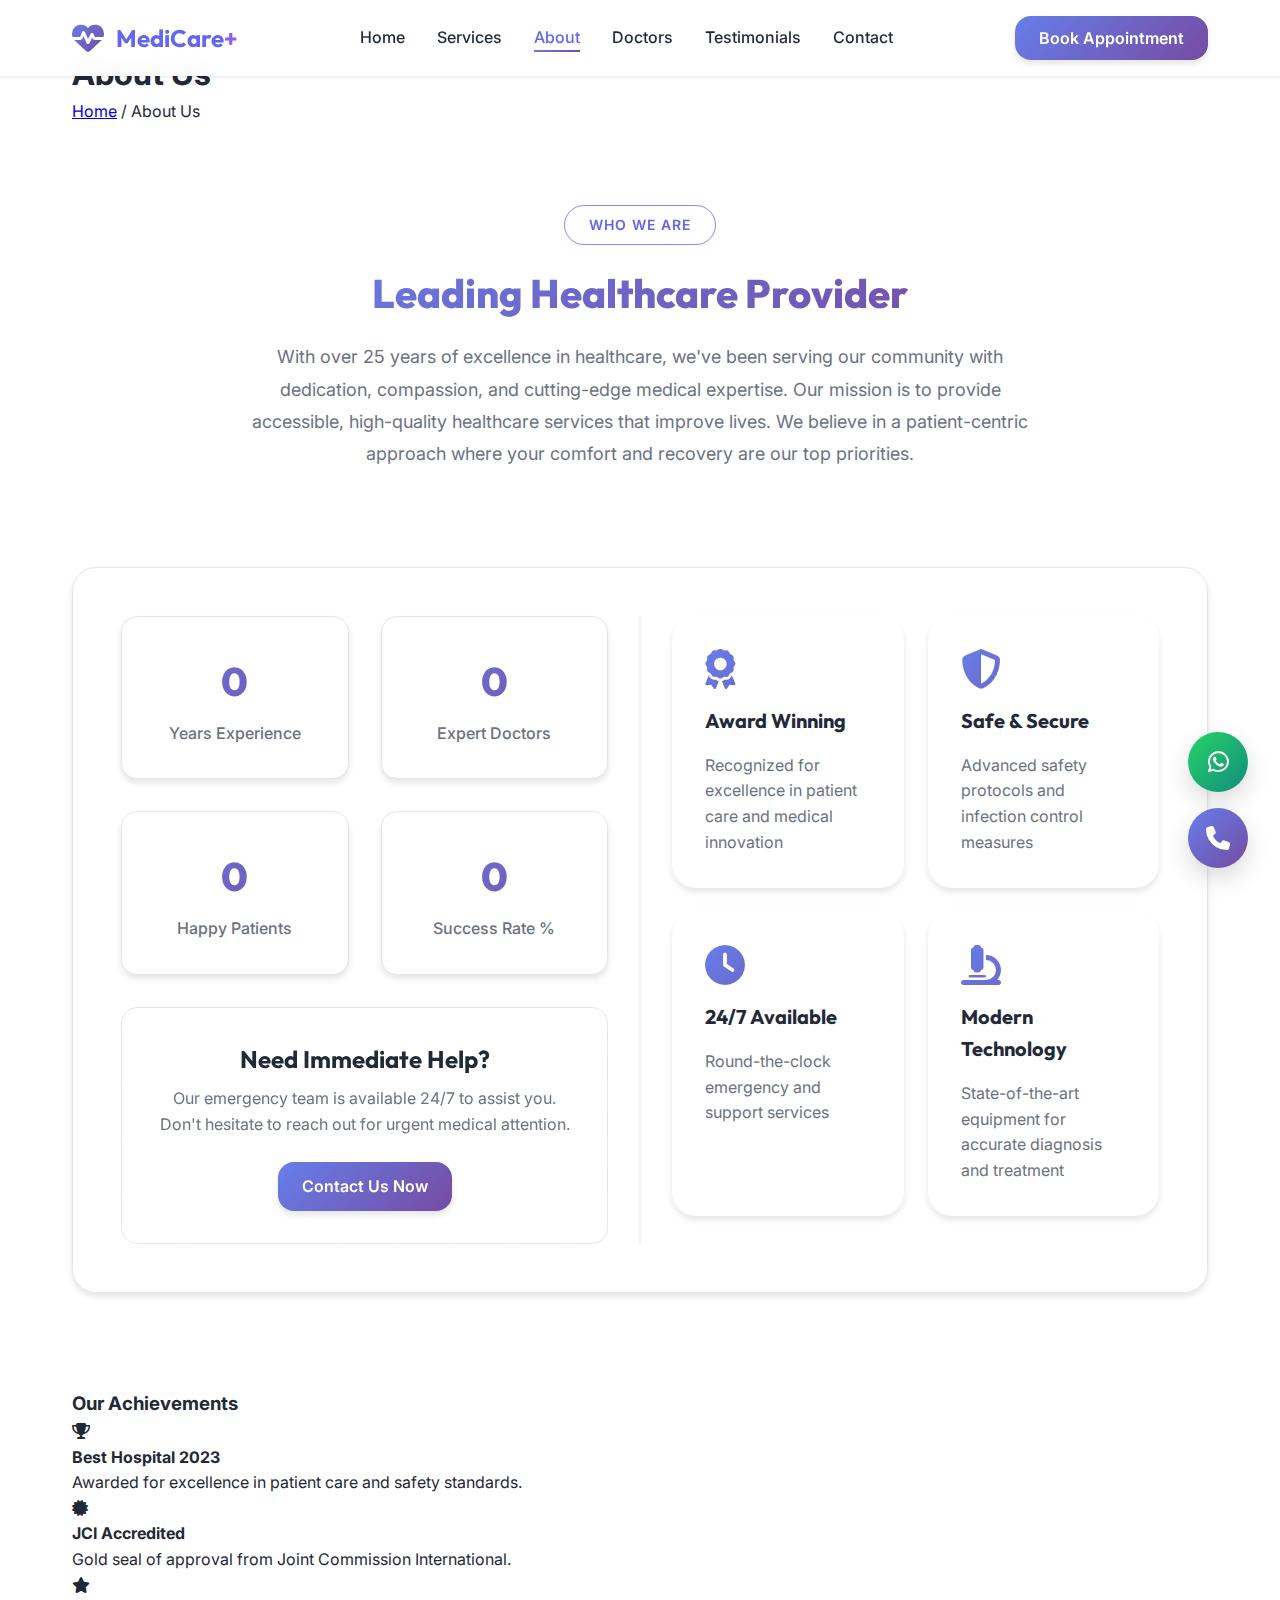
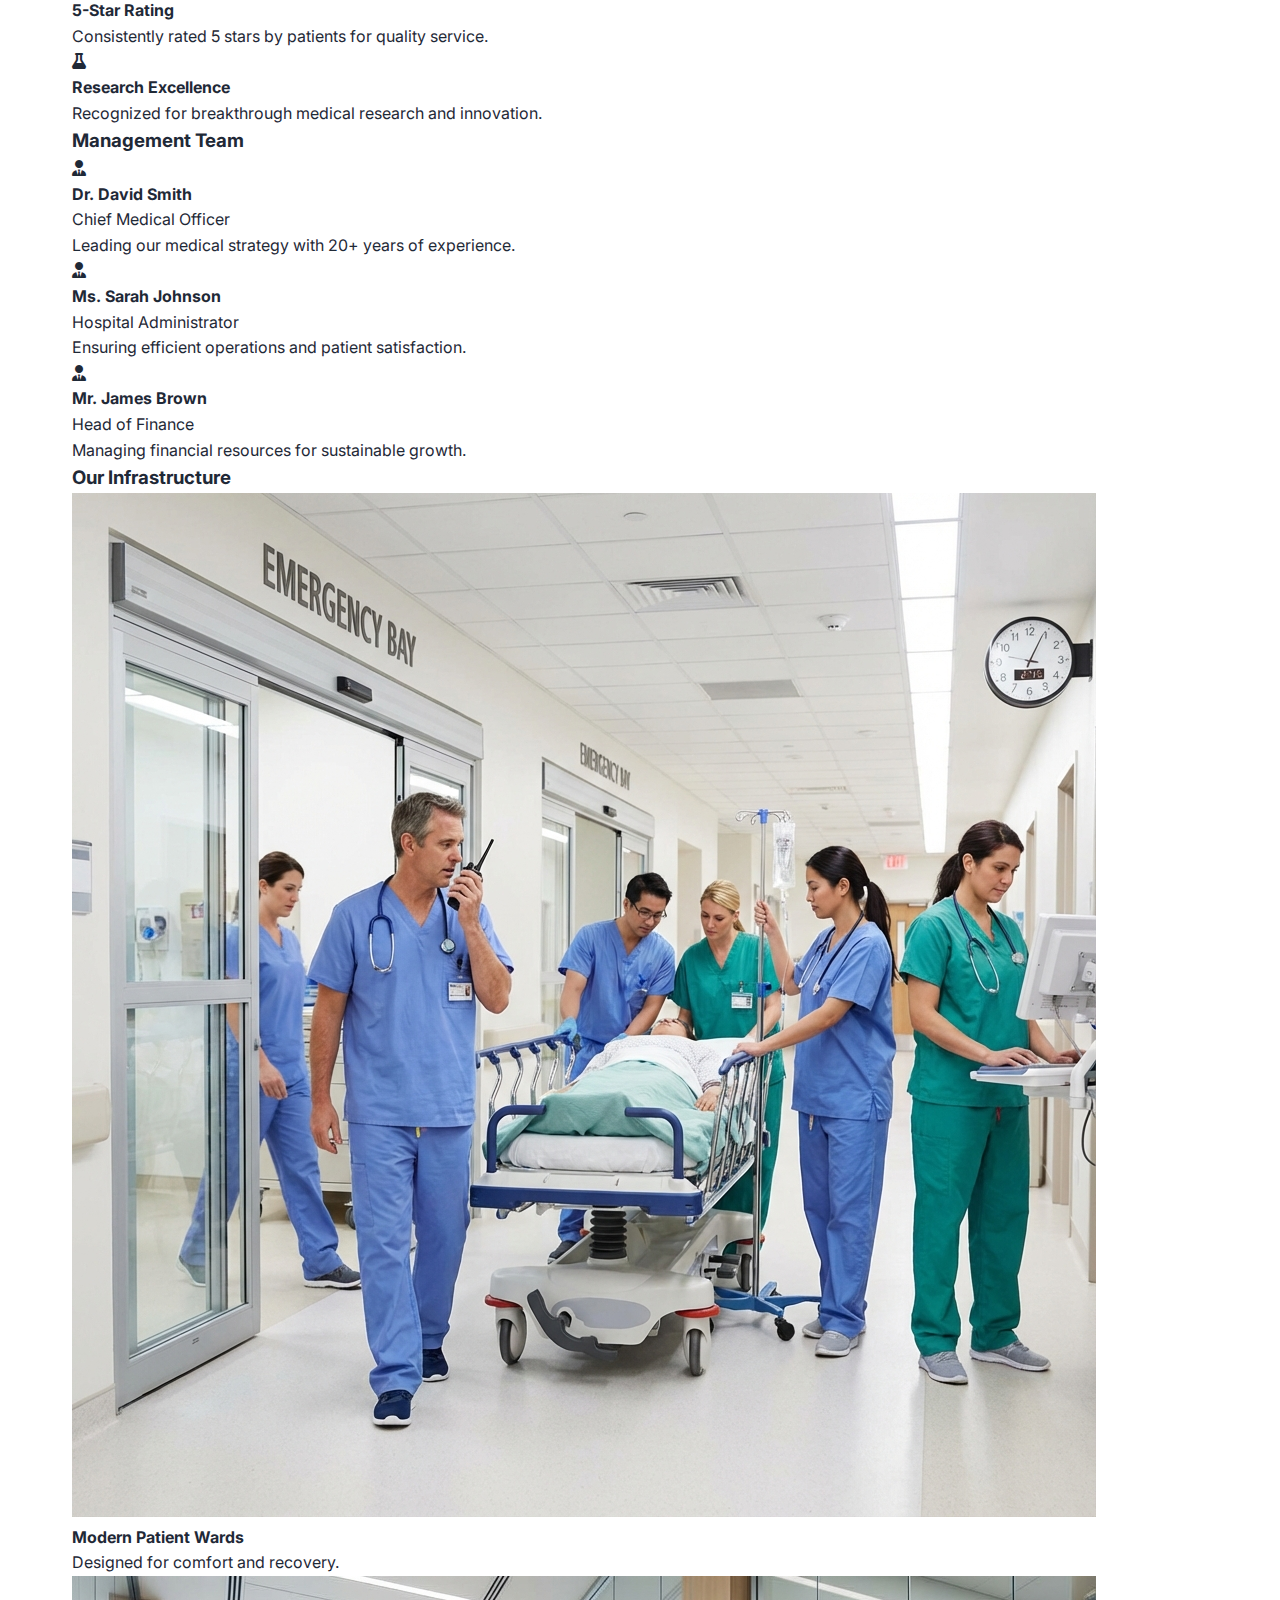
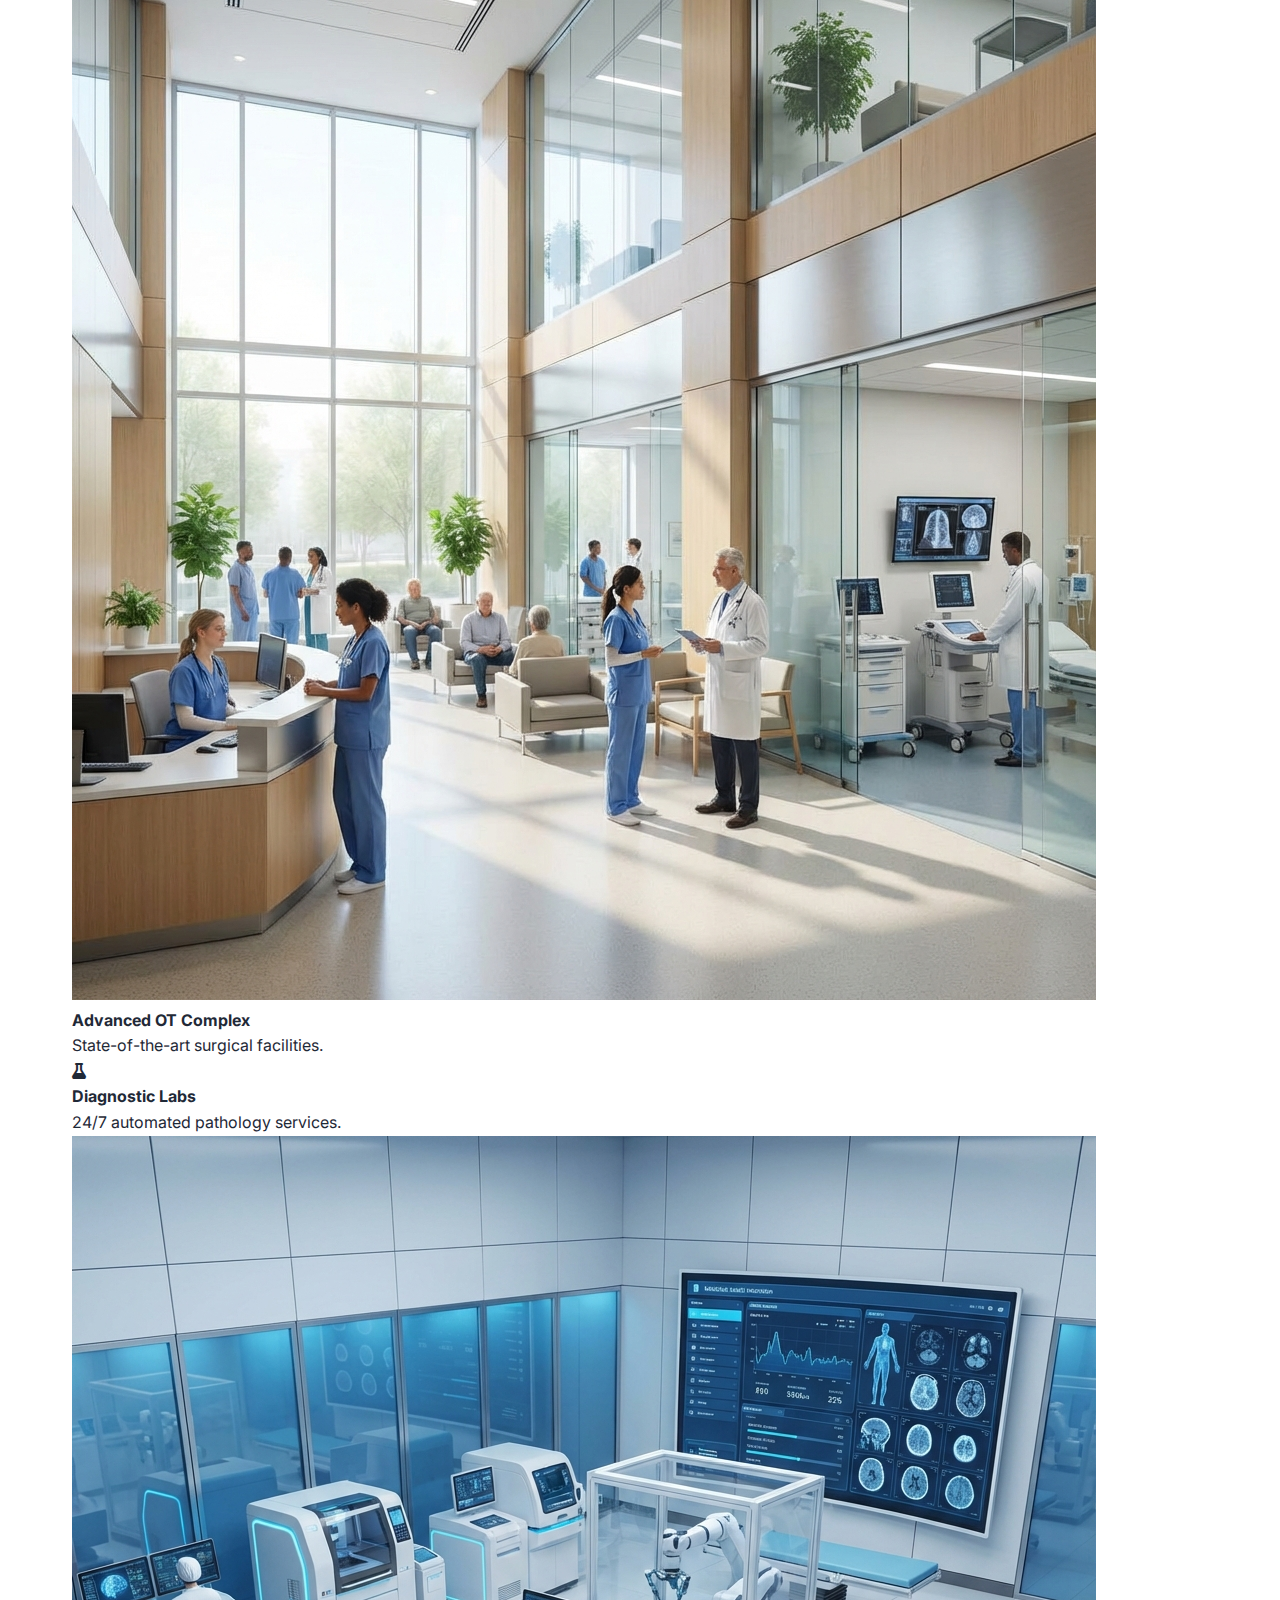
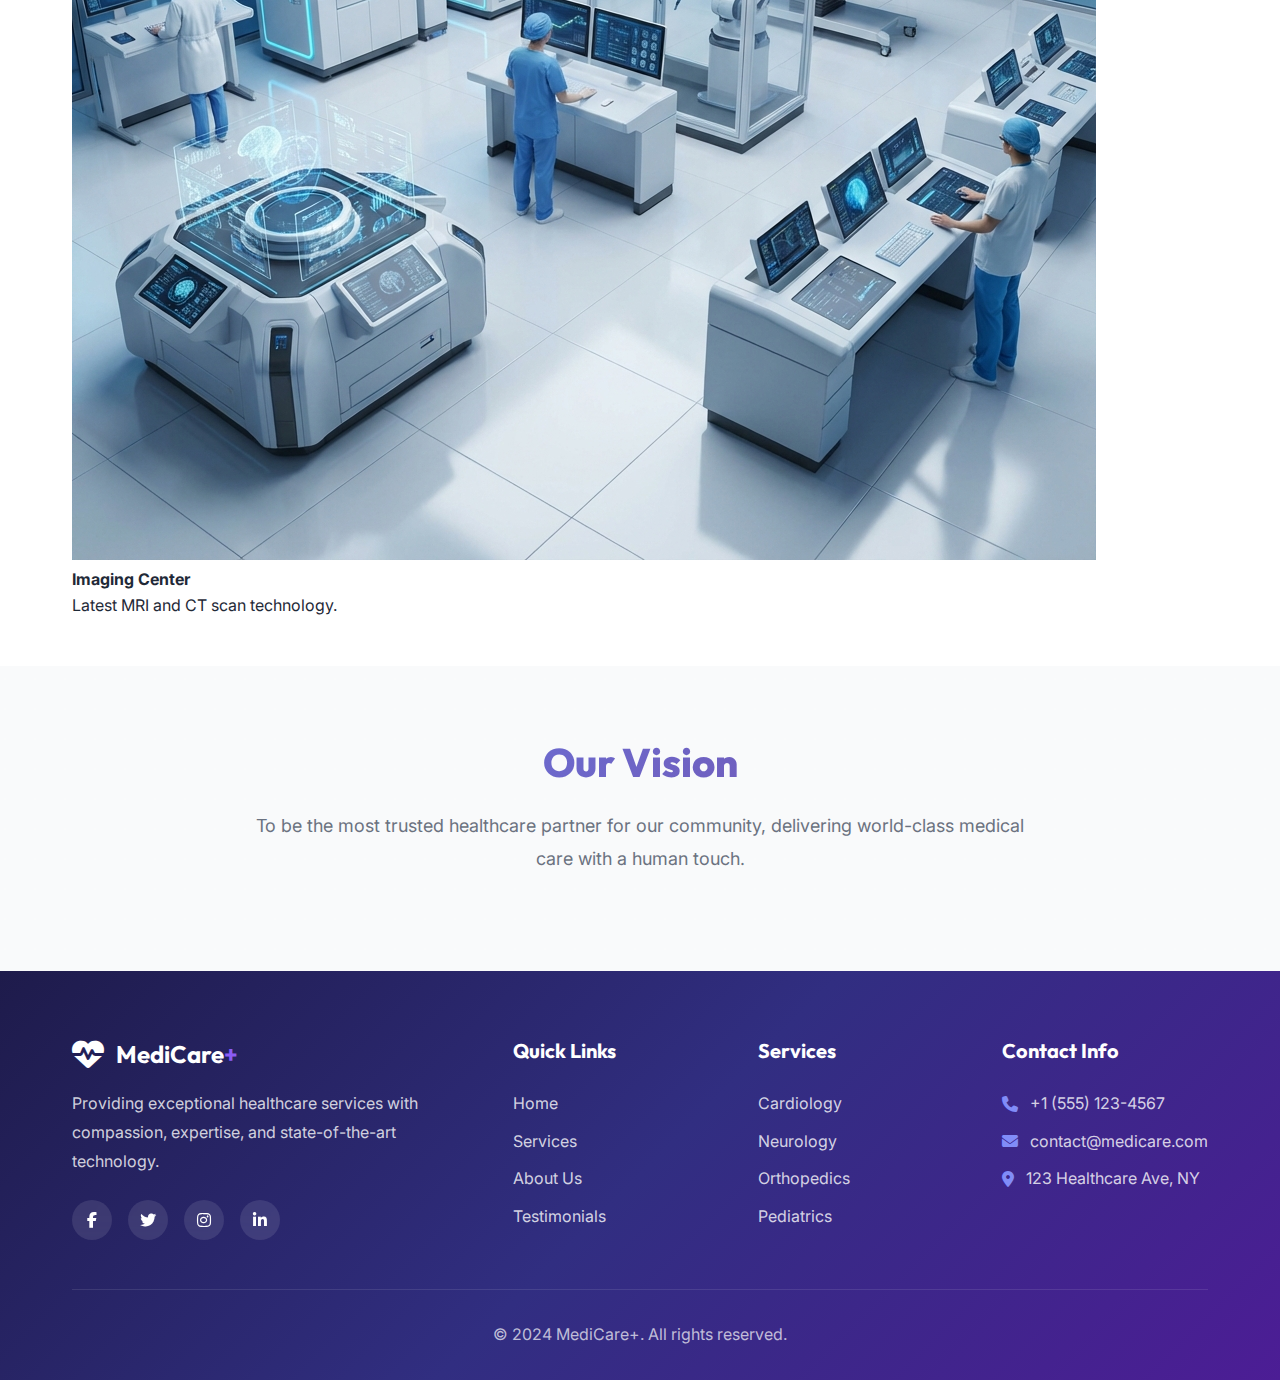
<file: about.html>
<!DOCTYPE html>
<html lang="en">

<head>
    <meta charset="UTF-8">
    <meta name="viewport" content="width=device-width, initial-scale=1.0">
    <title>About Us - Premium Healthcare</title>
    <meta name="description"
        content="Learn about our history, mission, and the expert team dedicated to your health and well-being.">

    <!-- Google Fonts -->
    <link rel="preconnect" href="https://fonts.googleapis.com">
    <link rel="preconnect" href="https://fonts.gstatic.com" crossorigin>
    <link
        href="https://fonts.googleapis.com/css2?family=Inter:wght@300;400;500;600;700;800&family=Outfit:wght@400;500;600;700;800&display=swap"
        rel="stylesheet">

    <!-- Font Awesome -->
    <link rel="stylesheet" href="https://cdnjs.cloudflare.com/ajax/libs/font-awesome/6.4.0/css/all.min.css">

    <!-- Styles -->
    <link rel="stylesheet" href="assets/styles.css">
</head>

<body>
    <!-- Header -->
    <header class="header" id="header">
        <div class="container">
            <div class="header-content">
                <div class="logo" onclick="window.location.href='index.html'">
                    <i class="fas fa-heartbeat"></i>
                    <span>MediCare<span class="logo-plus">+</span></span>
                </div>

                <nav class="nav" id="nav">
                    <ul class="nav-list">
                        <li><a href="index.html" class="nav-link">Home</a></li>
                        <li><a href="services.html" class="nav-link">Services</a></li>
                        <li><a href="about.html" class="nav-link active">About</a></li>
                        <li><a href="doctors.html" class="nav-link">Doctors</a></li>
                        <li><a href="testimonials.html" class="nav-link">Testimonials</a></li>
                        <li><a href="contact.html" class="nav-link">Contact</a></li>
                    </ul>
                </nav>

                <div class="header-actions">
                    <button class="btn btn-primary hidden-mobile" onclick="window.location.href='contact.html'">Book
                        Appointment</button>
                    <button class="mobile-menu-toggle" id="mobileMenuToggle">
                        <span></span>
                        <span></span>
                        <span></span>
                    </button>
                </div>
            </div>
        </div>
    </header>

    <!-- Page Header -->
    <section class="page-header">
        <div class="container">
            <h1 class="page-title">About Us</h1>
            <div class="page-breadcrumb">
                <a href="index.html">Home</a> <span>/</span> About Us
            </div>
        </div>
    </section>

    <!-- About Content -->
    <section class="about" id="about" style="padding-top: 2rem;">
        <div class="container">
            <div class="about-content">
                <div class="about-text-full">
                    <span class="section-subtitle">Who We Are</span>
                    <h2 class="section-title">Leading Healthcare Provider</h2>
                    <p class="about-description">With over 25 years of excellence in healthcare, we've been serving our
                        community with dedication, compassion, and cutting-edge medical expertise. Our mission is to
                        provide accessible, high-quality healthcare services that improve lives. We believe in a
                        patient-centric approach where your comfort and recovery are our top priorities.</p>
                </div>

                <div class="about-details-grid">
                    <div class="about-left-column">
                        <div class="stats-grid">
                            <div class="stat-item">
                                <h3 class="stat-number" data-target="25">0</h3>
                                <p class="stat-label">Years Experience</p>
                            </div>
                            <div class="stat-item">
                                <h3 class="stat-number" data-target="150">0</h3>
                                <p class="stat-label">Expert Doctors</p>
                            </div>
                            <div class="stat-item">
                                <h3 class="stat-number" data-target="50000">0</h3>
                                <p class="stat-label">Happy Patients</p>
                            </div>
                            <div class="stat-item">
                                <h3 class="stat-number" data-target="98">0</h3>
                                <p class="stat-label">Success Rate %</p>
                            </div>
                        </div>

                        <div class="about-extra-card">
                            <div class="extra-content">
                                <h3>Need Immediate Help?</h3>
                                <p>Our emergency team is available 24/7 to assist you. Don't hesitate to reach out for
                                    urgent medical attention.</p>
                                <a href="contact.html" class="btn btn-primary btn-sm">Contact Us Now</a>
                            </div>
                        </div>
                    </div>

                    <div class="about-features">
                        <div class="feature-card">
                            <i class="fas fa-award"></i>
                            <h4>Award Winning</h4>
                            <p>Recognized for excellence in patient care and medical innovation</p>
                        </div>
                        <div class="feature-card">
                            <i class="fas fa-shield-alt"></i>
                            <h4>Safe & Secure</h4>
                            <p>Advanced safety protocols and infection control measures</p>
                        </div>
                        <div class="feature-card">
                            <i class="fas fa-clock"></i>
                            <h4>24/7 Available</h4>
                            <p>Round-the-clock emergency and support services</p>
                        </div>
                        <div class="feature-card">
                            <i class="fas fa-microscope"></i>
                            <h4>Modern Technology</h4>
                            <p>State-of-the-art equipment for accurate diagnosis and treatment</p>
                        </div>
                    </div>
                </div>
            </div>
        </div>
    </section>

    <!-- Mission Section (Extra for About Page) -->
    <!-- Extended About Sections -->
    <section class="about-extra-sections">
        <div class="container">
            <!-- Achievements -->
            <div class="about-section-block">
                <h3>Our Achievements</h3>
                <div class="achievements-grid">
                    <div class="achievement-card">
                        <div class="achievement-icon">
                            <i class="fas fa-trophy"></i>
                        </div>
                        <h4>Best Hospital 2023</h4>
                        <p>Awarded for excellence in patient care and safety standards.</p>
                    </div>
                    <div class="achievement-card">
                        <div class="achievement-icon">
                            <i class="fas fa-certificate"></i>
                        </div>
                        <h4>JCI Accredited</h4>
                        <p>Gold seal of approval from Joint Commission International.</p>
                    </div>
                    <div class="achievement-card">
                        <div class="achievement-icon">
                            <i class="fas fa-star"></i>
                        </div>
                        <h4>5-Star Rating</h4>
                        <p>Consistently rated 5 stars by patients for quality service.</p>
                    </div>
                    <div class="achievement-card">
                        <div class="achievement-icon">
                            <i class="fas fa-flask"></i>
                        </div>
                        <h4>Research Excellence</h4>
                        <p>Recognized for breakthrough medical research and innovation.</p>
                    </div>
                </div>
            </div>

            <!-- Management Team -->
            <div class="about-section-block">
                <h3>Management Team</h3>
                <div class="management-grid">
                    <div class="management-card">
                        <div class="management-placeholder">
                            <i class="fas fa-user-tie"></i>
                        </div>
                        <div class="management-info">
                            <h4>Dr. David Smith</h4>
                            <p class="role">Chief Medical Officer</p>
                            <p>Leading our medical strategy with 20+ years of experience.</p>
                        </div>
                    </div>
                    <div class="management-card">
                        <div class="management-placeholder">
                            <i class="fas fa-user-tie"></i>
                        </div>
                        <div class="management-info">
                            <h4>Ms. Sarah Johnson</h4>
                            <p class="role">Hospital Administrator</p>
                            <p>Ensuring efficient operations and patient satisfaction.</p>
                        </div>
                    </div>
                    <div class="management-card">
                        <div class="management-placeholder">
                            <i class="fas fa-user-tie"></i>
                        </div>
                        <div class="management-info">
                            <h4>Mr. James Brown</h4>
                            <p class="role">Head of Finance</p>
                            <p>Managing financial resources for sustainable growth.</p>
                        </div>
                    </div>
                </div>
            </div>

            <!-- Infrastructure -->
            <div class="about-section-block">
                <h3>Our Infrastructure</h3>
                <div class="infra-grid">
                    <div class="infra-item">
                        <img src="assets/slide/slide3.png" alt="Modern Patient Wards" class="infra-image">
                        <div class="infra-overlay">
                            <h4>Modern Patient Wards</h4>
                            <p>Designed for comfort and recovery.</p>
                        </div>
                    </div>
                    <div class="infra-item">
                        <img src="assets/slide/slide1.png" alt="Advanced OT Complex" class="infra-image">
                        <div class="infra-overlay">
                            <h4>Advanced OT Complex</h4>
                            <p>State-of-the-art surgical facilities.</p>
                        </div>
                    </div>
                    <div class="infra-item">
                        <div class="infra-placeholder">
                            <i class="fas fa-flask"></i>
                        </div>
                        <div class="infra-overlay">
                            <h4>Diagnostic Labs</h4>
                            <p>24/7 automated pathology services.</p>
                        </div>
                    </div>
                    <div class="infra-item">
                        <img src="assets/slide/slide2.png" alt="Imaging Center" class="infra-image">
                        <div class="infra-overlay">
                            <h4>Imaging Center</h4>
                            <p>Latest MRI and CT scan technology.</p>
                        </div>
                    </div>
                </div>
            </div>
        </div>
    </section>

    <section class="cta" style="background: var(--bg-light);">
        <div class="container">
            <div class="cta-content" style="color: var(--text-primary); text-align: center;">
                <h2 class="section-title" style="margin-bottom: 1rem;">Our Vision</h2>
                <p class="section-description" style="max-width: 800px; margin: 0 auto 2rem;">To be the most trusted
                    healthcare partner for our community, delivering world-class medical care with a human touch.</p>
            </div>
        </div>
    </section>

    <!-- Footer -->
    <footer class="footer">
        <div class="container">
            <div class="footer-content">
                <div class="footer-col">
                    <div class="footer-logo">
                        <i class="fas fa-heartbeat"></i>
                        <span>MediCare<span class="logo-plus">+</span></span>
                    </div>
                    <p>Providing exceptional healthcare services with compassion, expertise, and state-of-the-art
                        technology.</p>
                    <div class="social-links">
                        <a href="#"><i class="fab fa-facebook-f"></i></a>
                        <a href="#"><i class="fab fa-twitter"></i></a>
                        <a href="#"><i class="fab fa-instagram"></i></a>
                        <a href="#"><i class="fab fa-linkedin-in"></i></a>
                    </div>
                </div>

                <div class="footer-col">
                    <h4>Quick Links</h4>
                    <ul>
                        <li><a href="index.html">Home</a></li>
                        <li><a href="services.html">Services</a></li>
                        <li><a href="about.html">About Us</a></li>
                        <li><a href="testimonials.html">Testimonials</a></li>
                    </ul>
                </div>

                <div class="footer-col">
                    <h4>Services</h4>
                    <ul>
                        <li><a href="services.html">Cardiology</a></li>
                        <li><a href="services.html">Neurology</a></li>
                        <li><a href="services.html">Orthopedics</a></li>
                        <li><a href="services.html">Pediatrics</a></li>
                    </ul>
                </div>

                <div class="footer-col">
                    <h4>Contact Info</h4>
                    <ul class="contact-list">
                        <li><i class="fas fa-phone"></i> +1 (555) 123-4567</li>
                        <li><i class="fas fa-envelope"></i> contact@medicare.com</li>
                        <li><i class="fas fa-map-marker-alt"></i> 123 Healthcare Ave, NY</li>
                    </ul>
                </div>
            </div>

            <div class="footer-bottom">
                <p>&copy; 2024 MediCare+. All rights reserved.</p>
            </div>
        </div>
    </footer>

    <!-- Floating Actions -->
    <div class="floating-actions">
        <a href="https://wa.me/1234567890" class="floating-btn whatsapp" aria-label="WhatsApp">
            <i class="fab fa-whatsapp"></i>
            <span class="btn-text">WhatsApp</span>
        </a>
        <a href="tel:+1234567890" class="floating-btn phone" aria-label="Call">
            <i class="fas fa-phone"></i>
            <span class="btn-text">Call Us</span>
        </a>
    </div>

    <!-- Scroll to Top -->
    <button class="scroll-top" id="scrollTop">
        <i class="fas fa-arrow-up"></i>
    </button>

    <script src="assets/script.js"></script>
</body>

</html>
</file>
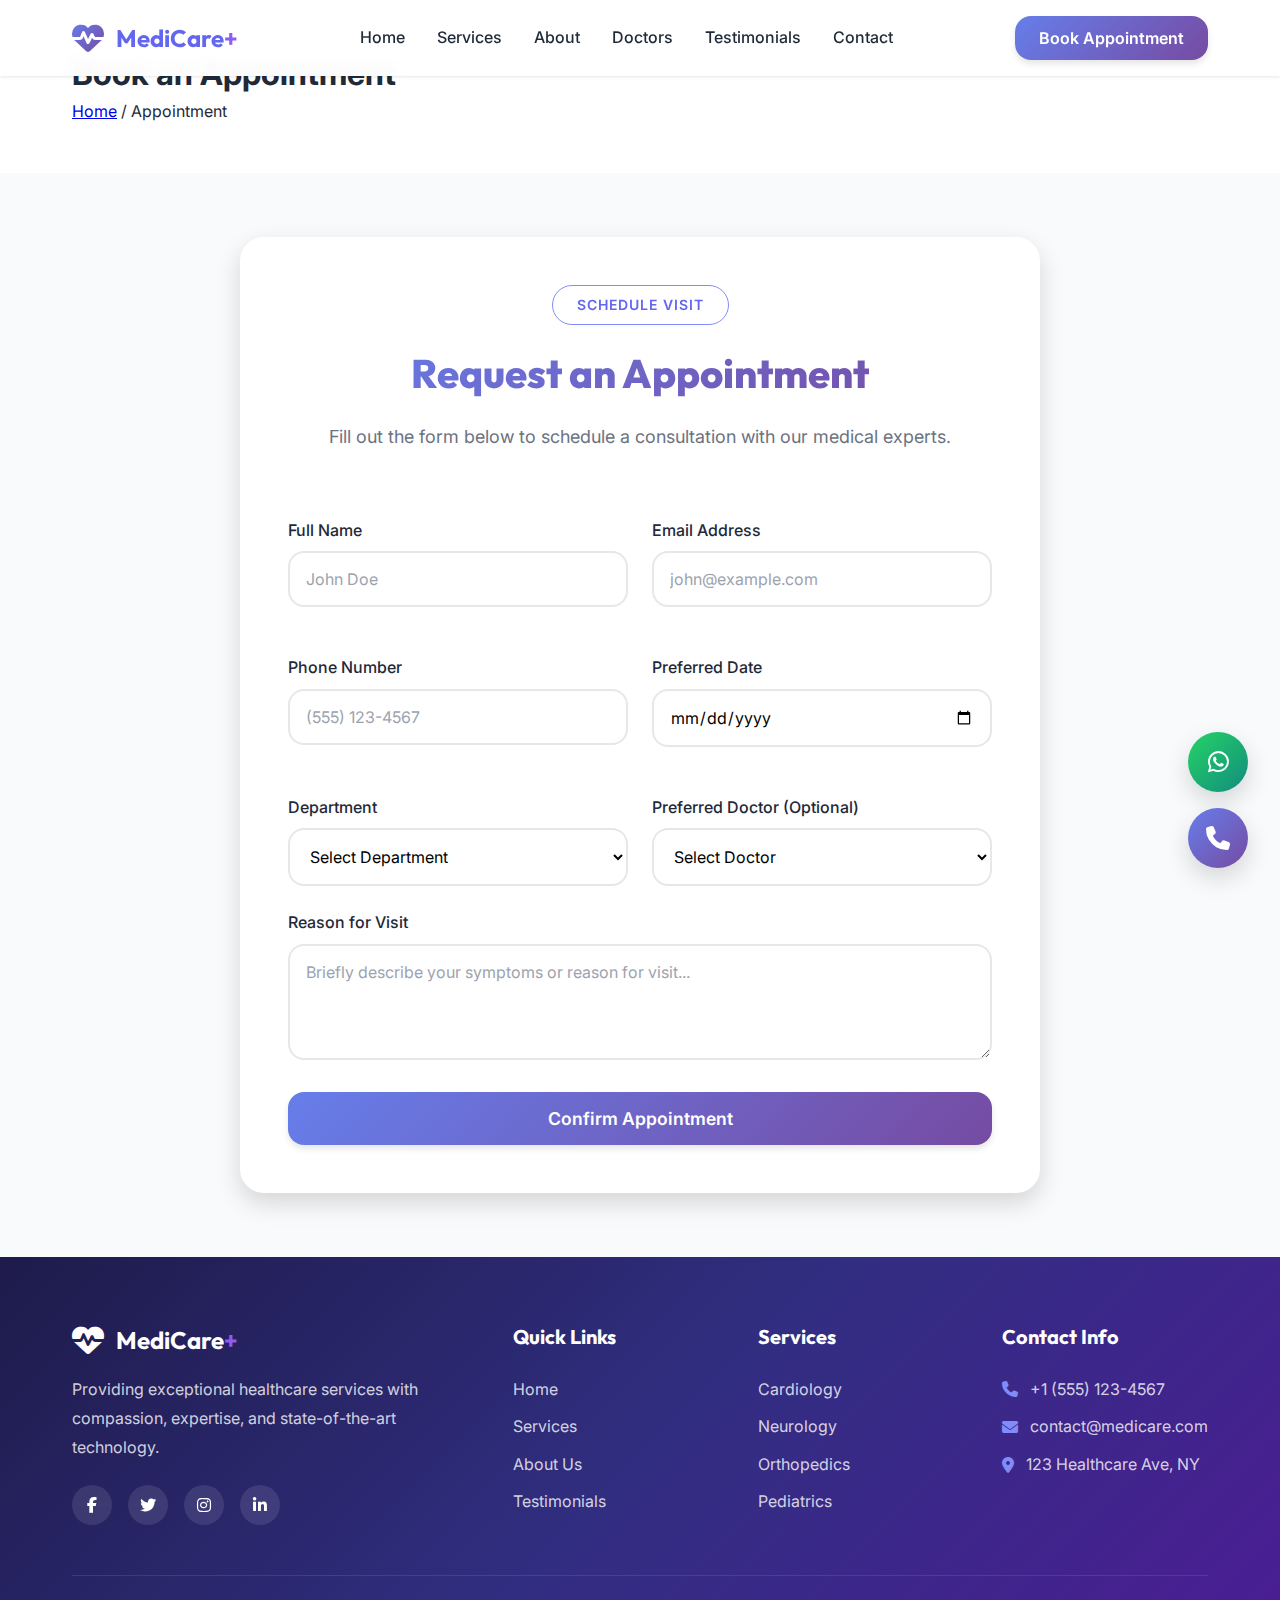
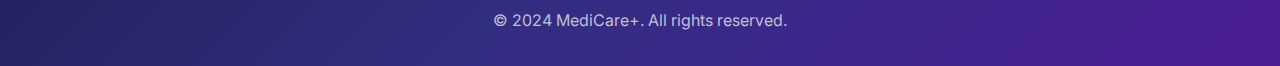
<file: appointment.html>
<!DOCTYPE html>
<html lang="en">

<head>
    <meta charset="UTF-8">
    <meta name="viewport" content="width=device-width, initial-scale=1.0">
    <title>Book an Appointment - Premium Healthcare</title>
    <meta name="description" content="Schedule your appointment with our expert medical professionals.">

    <!-- Google Fonts -->
    <link rel="preconnect" href="https://fonts.googleapis.com">
    <link rel="preconnect" href="https://fonts.gstatic.com" crossorigin>
    <link
        href="https://fonts.googleapis.com/css2?family=Inter:wght@300;400;500;600;700;800&family=Outfit:wght@400;500;600;700;800&display=swap"
        rel="stylesheet">

    <!-- Font Awesome -->
    <link rel="stylesheet" href="https://cdnjs.cloudflare.com/ajax/libs/font-awesome/6.4.0/css/all.min.css">

    <!-- Styles -->
    <link rel="stylesheet" href="assets/styles.css">
    <style>
        /* Specific styles for appointment page */
        .appointment-section {
            padding: var(--spacing-xl) 0;
            background: var(--bg-light);
        }

        .appointment-container {
            max-width: 800px;
            margin: 0 auto;
            background: var(--white);
            border-radius: var(--radius-lg);
            padding: 3rem;
            box-shadow: var(--shadow-lg);
        }

        .form-grid {
            display: grid;
            grid-template-columns: 1fr 1fr;
            gap: 1.5rem;
        }

        @media (max-width: 768px) {
            .form-grid {
                grid-template-columns: 1fr;
            }

            .appointment-container {
                padding: 1.5rem;
            }

            .appointment-section {
                padding-top: 2rem;
            }
        }
    </style>
</head>

<body>
    <!-- Header -->
    <header class="header" id="header">
        <div class="container">
            <div class="header-content">
                <div class="logo" onclick="window.location.href='index.html'">
                    <i class="fas fa-heartbeat"></i>
                    <span>MediCare<span class="logo-plus">+</span></span>
                </div>

                <nav class="nav" id="nav">
                    <ul class="nav-list">
                        <li><a href="index.html" class="nav-link">Home</a></li>
                        <li><a href="services.html" class="nav-link">Services</a></li>
                        <li><a href="about.html" class="nav-link">About</a></li>
                        <li><a href="doctors.html" class="nav-link">Doctors</a></li>
                        <li><a href="testimonials.html" class="nav-link">Testimonials</a></li>
                        <li><a href="contact.html" class="nav-link">Contact</a></li>
                    </ul>
                </nav>

                <div class="header-actions">
                    <button class="btn btn-primary hidden-mobile" onclick="window.location.href='appointment.html'">Book
                        Appointment</button>
                    <button class="mobile-menu-toggle" id="mobileMenuToggle">
                        <span></span>
                        <span></span>
                        <span></span>
                    </button>
                </div>
            </div>
        </div>
    </header>

    <!-- Page Header -->
    <section class="page-header">
        <div class="container">
            <h1 class="page-title">Book an Appointment</h1>
            <div class="page-breadcrumb">
                <a href="index.html">Home</a> <span>/</span> Appointment
            </div>
        </div>
    </section>

    <!-- Appointment Form Section -->
    <section class="appointment-section">
        <div class="container">
            <div class="appointment-container">
                <div class="section-header">
                    <span class="section-subtitle">Schedule Visit</span>
                    <h2 class="section-title">Request an Appointment</h2>
                    <p class="section-description">Fill out the form below to schedule a consultation with our medical
                        experts.</p>
                </div>

                <form>
                    <div class="form-grid">
                        <div class="form-group">
                            <label for="name" style="display:block; margin-bottom: 0.5rem; font-weight: 500;">Full
                                Name</label>
                            <input type="text" id="name" class="form-input" placeholder="John Doe" required>
                        </div>
                        <div class="form-group">
                            <label for="email" style="display:block; margin-bottom: 0.5rem; font-weight: 500;">Email
                                Address</label>
                            <input type="email" id="email" class="form-input" placeholder="john@example.com" required>
                        </div>
                        <div class="form-group">
                            <label for="phone" style="display:block; margin-bottom: 0.5rem; font-weight: 500;">Phone
                                Number</label>
                            <input type="tel" id="phone" class="form-input" placeholder="(555) 123-4567" required>
                        </div>
                        <div class="form-group">
                            <label for="date" style="display:block; margin-bottom: 0.5rem; font-weight: 500;">Preferred
                                Date</label>
                            <input type="date" id="date" class="form-input" required>
                        </div>
                        <div class="form-group">
                            <label for="department"
                                style="display:block; margin-bottom: 0.5rem; font-weight: 500;">Department</label>
                            <select id="department" class="form-input">
                                <option value="">Select Department</option>
                                <option value="cardiology">Cardiology</option>
                                <option value="neurology">Neurology</option>
                                <option value="orthopedics">Orthopedics</option>
                                <option value="pediatrics">Pediatrics</option>
                                <option value="oncology">Oncology</option>
                                <option value="dermatology">Dermatology</option>
                                <option value="general">General Medicine</option>
                            </select>
                        </div>
                        <div class="form-group">
                            <label for="doctor"
                                style="display:block; margin-bottom: 0.5rem; font-weight: 500;">Preferred Doctor
                                (Optional)</label>
                            <select id="doctor" class="form-input">
                                <option value="">Select Doctor</option>
                                <option value="wilson">Dr. James Wilson</option>
                                <option value="thompson">Dr. Sarah Thompson</option>
                                <option value="chen">Dr. Michael Chen</option>
                                <option value="white">Dr. Emily White</option>
                                <option value="lee">Dr. Robert Lee</option>
                                <option value="davis">Dr. Amanda Davis</option>
                            </select>
                        </div>
                    </div>

                    <div class="form-group">
                        <label for="message" style="display:block; margin-bottom: 0.5rem; font-weight: 500;">Reason for
                            Visit</label>
                        <textarea id="message" class="form-input" rows="4"
                            placeholder="Briefly describe your symptoms or reason for visit..."></textarea>
                    </div>

                    <button type="submit" class="btn btn-primary btn-block btn-lg">Confirm Appointment</button>
                </form>
            </div>
        </div>
    </section>

    <!-- Footer -->
    <footer class="footer">
        <div class="container">
            <div class="footer-content">
                <div class="footer-col">
                    <div class="footer-logo">
                        <i class="fas fa-heartbeat"></i>
                        <span>MediCare<span class="logo-plus">+</span></span>
                    </div>
                    <p>Providing exceptional healthcare services with compassion, expertise, and state-of-the-art
                        technology.</p>
                    <div class="social-links">
                        <a href="#"><i class="fab fa-facebook-f"></i></a>
                        <a href="#"><i class="fab fa-twitter"></i></a>
                        <a href="#"><i class="fab fa-instagram"></i></a>
                        <a href="#"><i class="fab fa-linkedin-in"></i></a>
                    </div>
                </div>

                <div class="footer-col">
                    <h4>Quick Links</h4>
                    <ul>
                        <li><a href="index.html">Home</a></li>
                        <li><a href="services.html">Services</a></li>
                        <li><a href="about.html">About Us</a></li>
                        <li><a href="testimonials.html">Testimonials</a></li>
                    </ul>
                </div>

                <div class="footer-col">
                    <h4>Services</h4>
                    <ul>
                        <li><a href="services.html">Cardiology</a></li>
                        <li><a href="services.html">Neurology</a></li>
                        <li><a href="services.html">Orthopedics</a></li>
                        <li><a href="services.html">Pediatrics</a></li>
                    </ul>
                </div>

                <div class="footer-col">
                    <h4>Contact Info</h4>
                    <ul class="contact-list">
                        <li><i class="fas fa-phone"></i> +1 (555) 123-4567</li>
                        <li><i class="fas fa-envelope"></i> contact@medicare.com</li>
                        <li><i class="fas fa-map-marker-alt"></i> 123 Healthcare Ave, NY</li>
                    </ul>
                </div>
            </div>

            <div class="footer-bottom">
                <p>&copy; 2024 MediCare+. All rights reserved.</p>
            </div>
        </div>
    </footer>

    <!-- Floating Actions -->
    <div class="floating-actions">
        <a href="https://wa.me/1234567890" class="floating-btn whatsapp" aria-label="WhatsApp">
            <i class="fab fa-whatsapp"></i>
            <span class="btn-text">WhatsApp</span>
        </a>
        <a href="tel:+1234567890" class="floating-btn phone" aria-label="Call">
            <i class="fas fa-phone"></i>
            <span class="btn-text">Call Us</span>
        </a>
    </div>

    <!-- Scroll to Top -->
    <button class="scroll-top" id="scrollTop">
        <i class="fas fa-arrow-up"></i>
    </button>

    <script src="assets/script.js"></script>
</body>

</html>
</file>
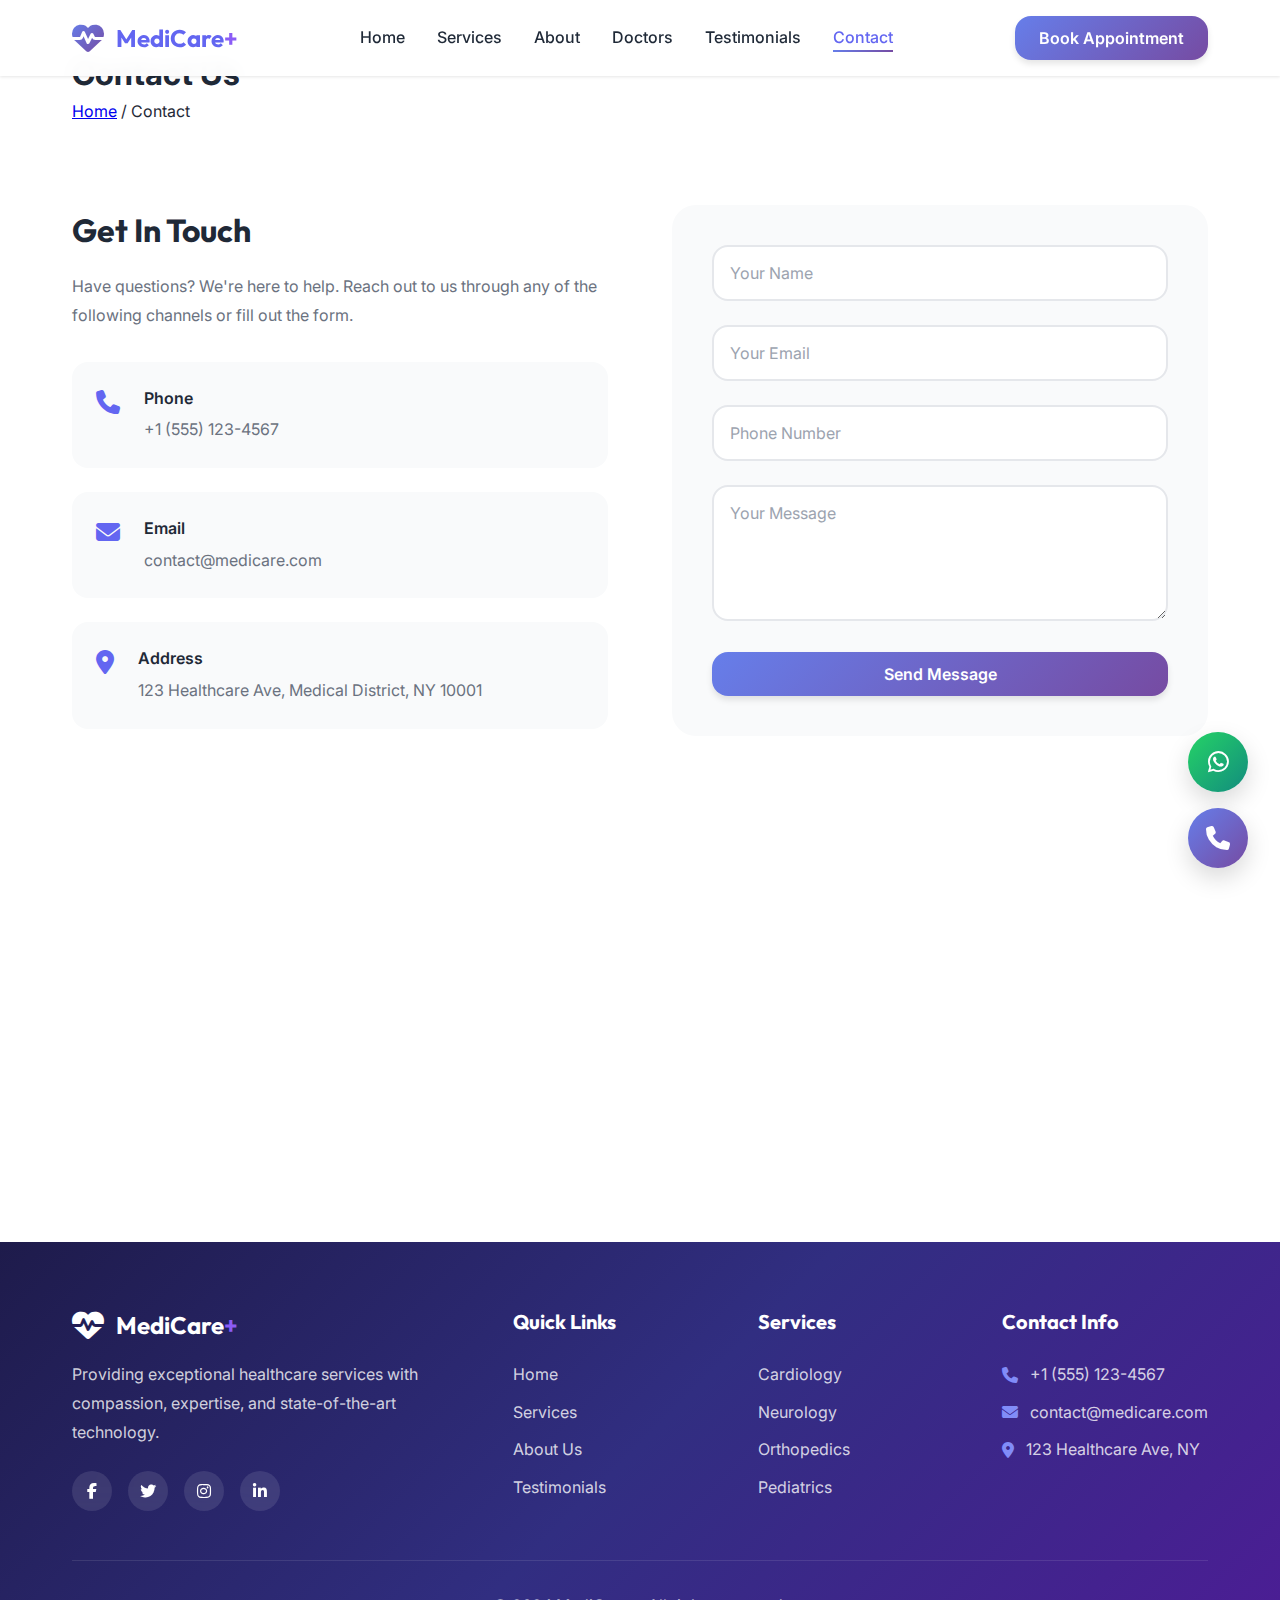
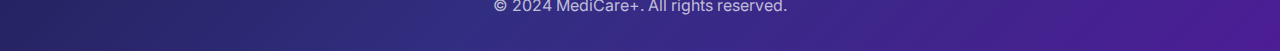
<file: contact.html>
<!DOCTYPE html>
<html lang="en">

<head>
    <meta charset="UTF-8">
    <meta name="viewport" content="width=device-width, initial-scale=1.0">
    <title>Contact Us - Premium Healthcare</title>
    <meta name="description" content="Get in touch with us for appointments, inquiries, or emergency services.">

    <!-- Google Fonts -->
    <link rel="preconnect" href="https://fonts.googleapis.com">
    <link rel="preconnect" href="https://fonts.gstatic.com" crossorigin>
    <link
        href="https://fonts.googleapis.com/css2?family=Inter:wght@300;400;500;600;700;800&family=Outfit:wght@400;500;600;700;800&display=swap"
        rel="stylesheet">

    <!-- Font Awesome -->
    <link rel="stylesheet" href="https://cdnjs.cloudflare.com/ajax/libs/font-awesome/6.4.0/css/all.min.css">

    <!-- Styles -->
    <link rel="stylesheet" href="assets/styles.css">
</head>

<body>
    <!-- Header -->
    <header class="header" id="header">
        <div class="container">
            <div class="header-content">
                <div class="logo" onclick="window.location.href='index.html'">
                    <i class="fas fa-heartbeat"></i>
                    <span>MediCare<span class="logo-plus">+</span></span>
                </div>

                <nav class="nav" id="nav">
                    <ul class="nav-list">
                        <li><a href="index.html" class="nav-link">Home</a></li>
                        <li><a href="services.html" class="nav-link">Services</a></li>
                        <li><a href="about.html" class="nav-link">About</a></li>
                        <li><a href="doctors.html" class="nav-link">Doctors</a></li>
                        <li><a href="testimonials.html" class="nav-link">Testimonials</a></li>
                        <li><a href="contact.html" class="nav-link active">Contact</a></li>
                    </ul>
                </nav>

                <div class="header-actions">
                    <button class="btn btn-primary hidden-mobile" onclick="window.location.href='contact.html'">Book
                        Appointment</button>
                    <button class="mobile-menu-toggle" id="mobileMenuToggle">
                        <span></span>
                        <span></span>
                        <span></span>
                    </button>
                </div>
            </div>
        </div>
    </header>

    <!-- Page Header -->
    <section class="page-header">
        <div class="container">
            <h1 class="page-title">Contact Us</h1>
            <div class="page-breadcrumb">
                <a href="index.html">Home</a> <span>/</span> Contact
            </div>
        </div>
    </section>

    <!-- Contact Content -->
    <section class="contact" id="contact" style="padding-top: 2rem;">
        <div class="container">
            <div class="contact-grid">
                <div class="contact-info">
                    <h2>Get In Touch</h2>
                    <p>Have questions? We're here to help. Reach out to us through any of the following channels or fill
                        out the form.</p>

                    <div class="contact-items">
                        <div class="contact-item">
                            <i class="fas fa-phone"></i>
                            <div>
                                <h4>Phone</h4>
                                <p>+1 (555) 123-4567</p>
                            </div>
                        </div>
                        <div class="contact-item">
                            <i class="fas fa-envelope"></i>
                            <div>
                                <h4>Email</h4>
                                <p>contact@medicare.com</p>
                            </div>
                        </div>
                        <div class="contact-item">
                            <i class="fas fa-map-marker-alt"></i>
                            <div>
                                <h4>Address</h4>
                                <p>123 Healthcare Ave, Medical District, NY 10001</p>
                            </div>
                        </div>
                    </div>
                </div>

                <div class="contact-form">
                    <form>
                        <div class="form-group">
                            <input type="text" class="form-input" placeholder="Your Name" required>
                        </div>
                        <div class="form-group">
                            <input type="email" class="form-input" placeholder="Your Email" required>
                        </div>
                        <div class="form-group">
                            <input type="tel" class="form-input" placeholder="Phone Number" required>
                        </div>
                        <div class="form-group">
                            <textarea class="form-input" rows="5" placeholder="Your Message" required></textarea>
                        </div>
                        <button type="submit" class="btn btn-primary btn-block">Send Message</button>
                    </form>
                </div>
            </div>
        </div>
    </section>

    <!-- Map Section (Optional extra for Contact page) -->
    <section class="map-section" style="padding-bottom: 0; padding-top: 0;">
        <iframe
            src="https://www.google.com/maps/embed?pb=!1m18!1m12!1m3!1d193595.15830869428!2d-74.119763973046!3d40.69766374874431!2m3!1f0!2f0!3f0!3m2!1i1024!2i768!4f13.1!3m3!1m2!1s0x89c24fa5d33f083b%3A0xc80b8f06e177fe62!2sNew%20York%2C%20NY%2C%20USA!5e0!3m2!1sen!2s!4v1644262145325!5m2!1sen!2s"
            width="100%" height="450" style="border:0;" allowfullscreen="" loading="lazy"></iframe>
    </section>

    <!-- Footer -->
    <footer class="footer">
        <div class="container">
            <div class="footer-content">
                <div class="footer-col">
                    <div class="footer-logo">
                        <i class="fas fa-heartbeat"></i>
                        <span>MediCare<span class="logo-plus">+</span></span>
                    </div>
                    <p>Providing exceptional healthcare services with compassion, expertise, and state-of-the-art
                        technology.</p>
                    <div class="social-links">
                        <a href="#"><i class="fab fa-facebook-f"></i></a>
                        <a href="#"><i class="fab fa-twitter"></i></a>
                        <a href="#"><i class="fab fa-instagram"></i></a>
                        <a href="#"><i class="fab fa-linkedin-in"></i></a>
                    </div>
                </div>

                <div class="footer-col">
                    <h4>Quick Links</h4>
                    <ul>
                        <li><a href="index.html">Home</a></li>
                        <li><a href="services.html">Services</a></li>
                        <li><a href="about.html">About Us</a></li>
                        <li><a href="testimonials.html">Testimonials</a></li>
                    </ul>
                </div>

                <div class="footer-col">
                    <h4>Services</h4>
                    <ul>
                        <li><a href="services.html">Cardiology</a></li>
                        <li><a href="services.html">Neurology</a></li>
                        <li><a href="services.html">Orthopedics</a></li>
                        <li><a href="services.html">Pediatrics</a></li>
                    </ul>
                </div>

                <div class="footer-col">
                    <h4>Contact Info</h4>
                    <ul class="contact-list">
                        <li><i class="fas fa-phone"></i> +1 (555) 123-4567</li>
                        <li><i class="fas fa-envelope"></i> contact@medicare.com</li>
                        <li><i class="fas fa-map-marker-alt"></i> 123 Healthcare Ave, NY</li>
                    </ul>
                </div>
            </div>

            <div class="footer-bottom">
                <p>&copy; 2024 MediCare+. All rights reserved.</p>
            </div>
        </div>
    </footer>

    <!-- Floating Actions -->
    <div class="floating-actions">
        <a href="https://wa.me/1234567890" class="floating-btn whatsapp" aria-label="WhatsApp">
            <i class="fab fa-whatsapp"></i>
            <span class="btn-text">WhatsApp</span>
        </a>
        <a href="tel:+1234567890" class="floating-btn phone" aria-label="Call">
            <i class="fas fa-phone"></i>
            <span class="btn-text">Call Us</span>
        </a>
    </div>

    <!-- Scroll to Top -->
    <button class="scroll-top" id="scrollTop">
        <i class="fas fa-arrow-up"></i>
    </button>

    <script src="assets/script.js"></script>
</body>

</html>
</file>
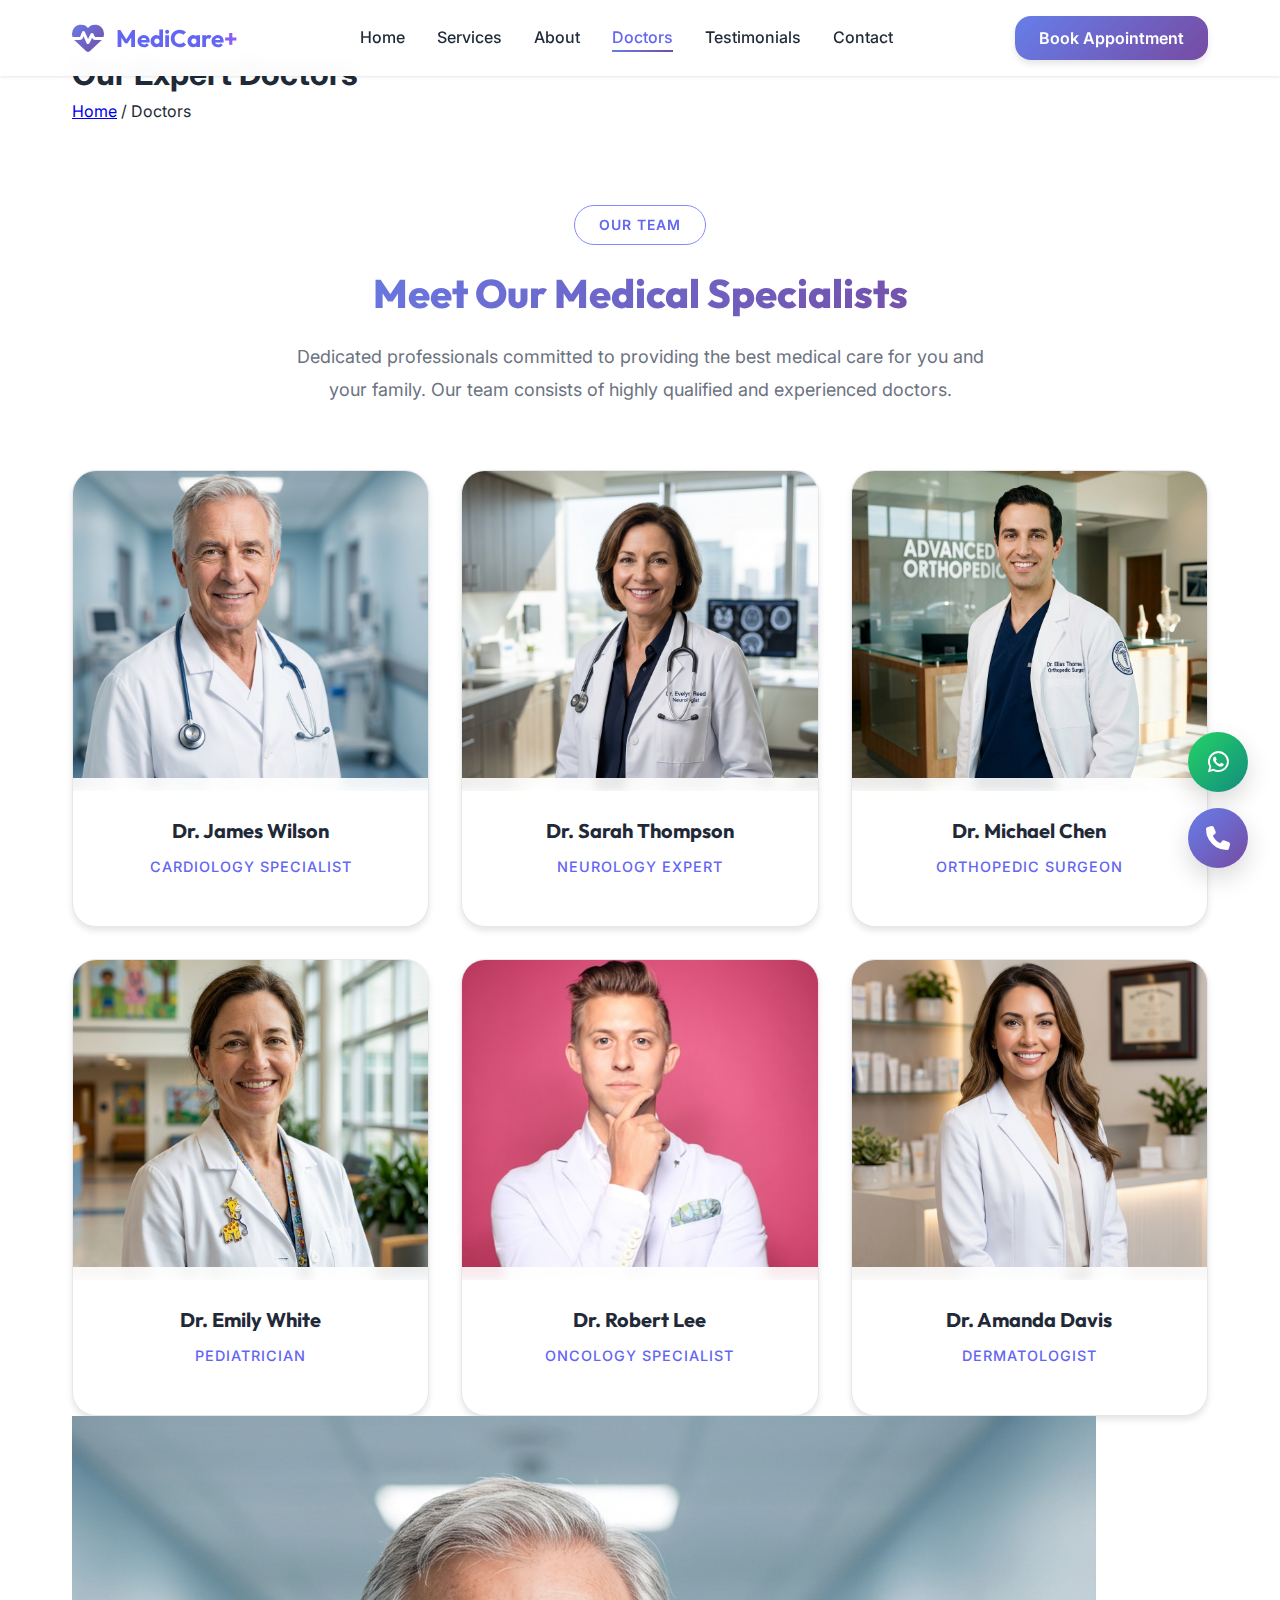
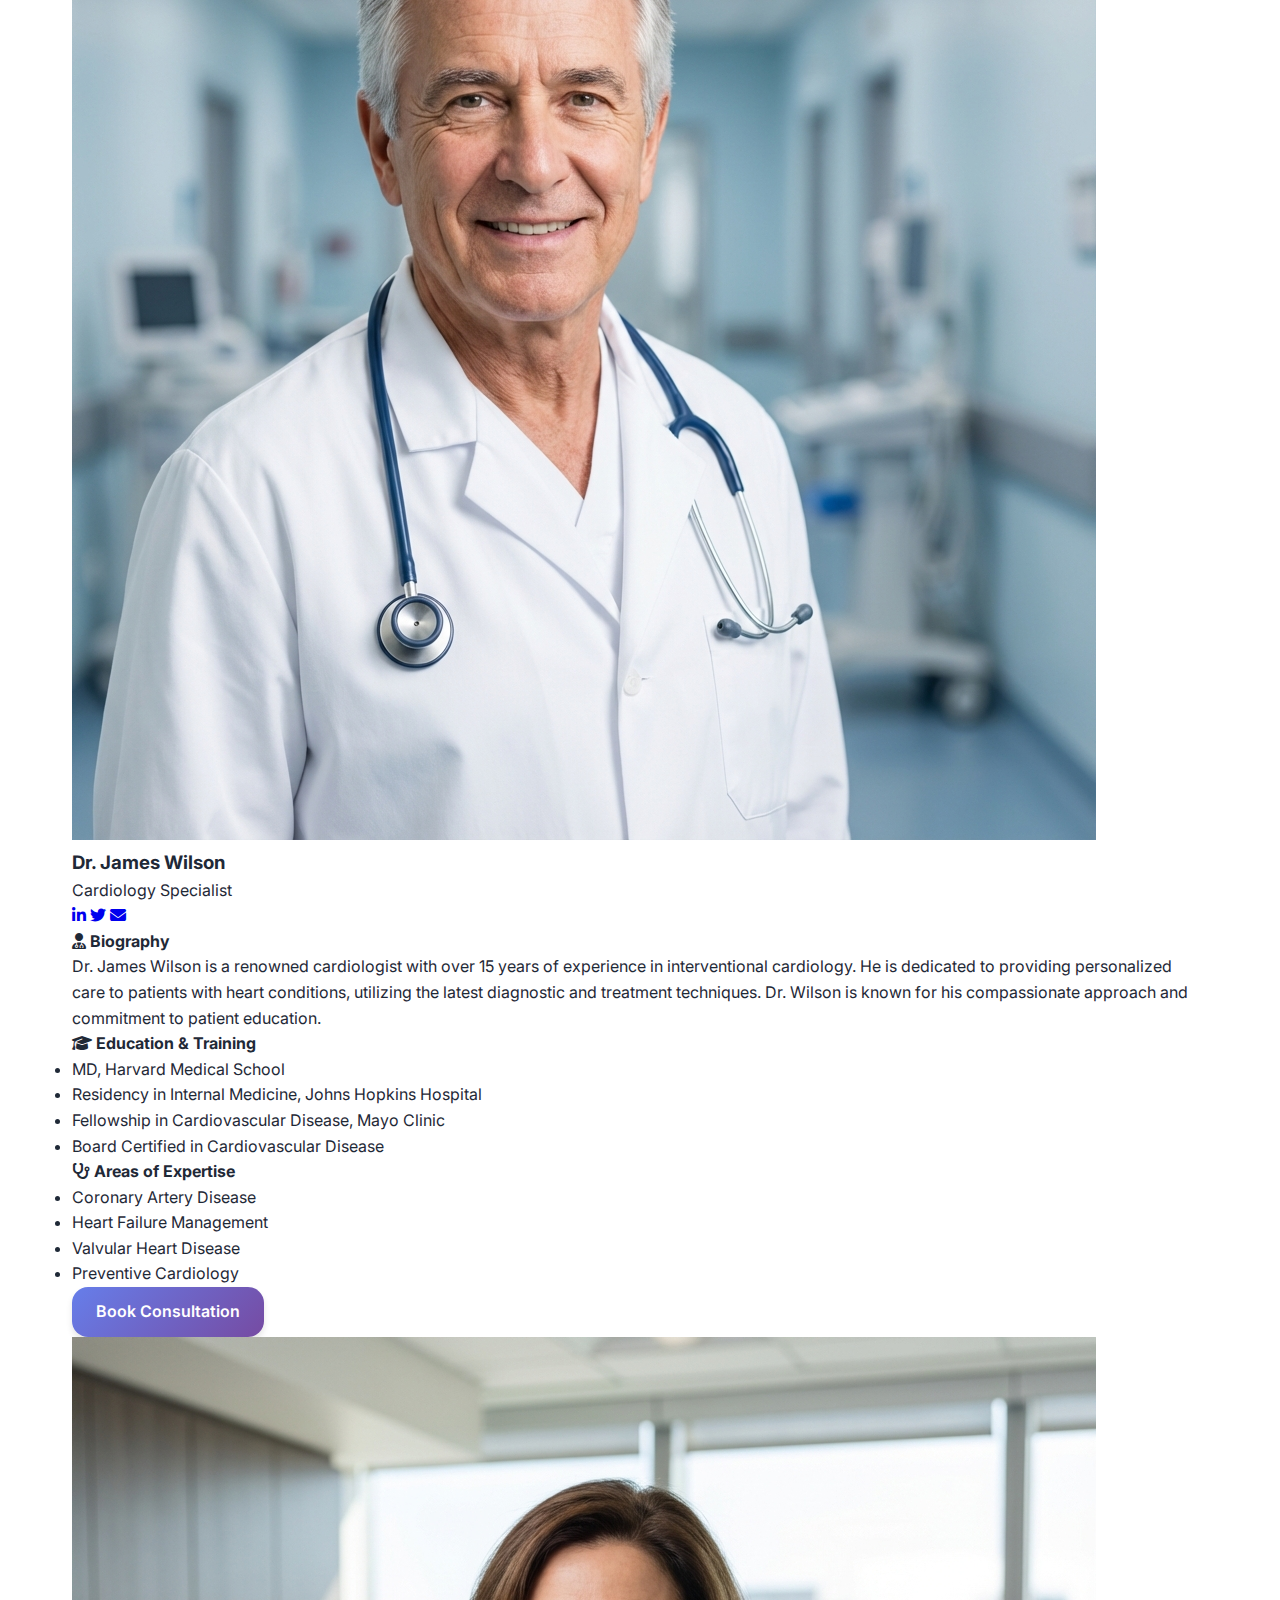
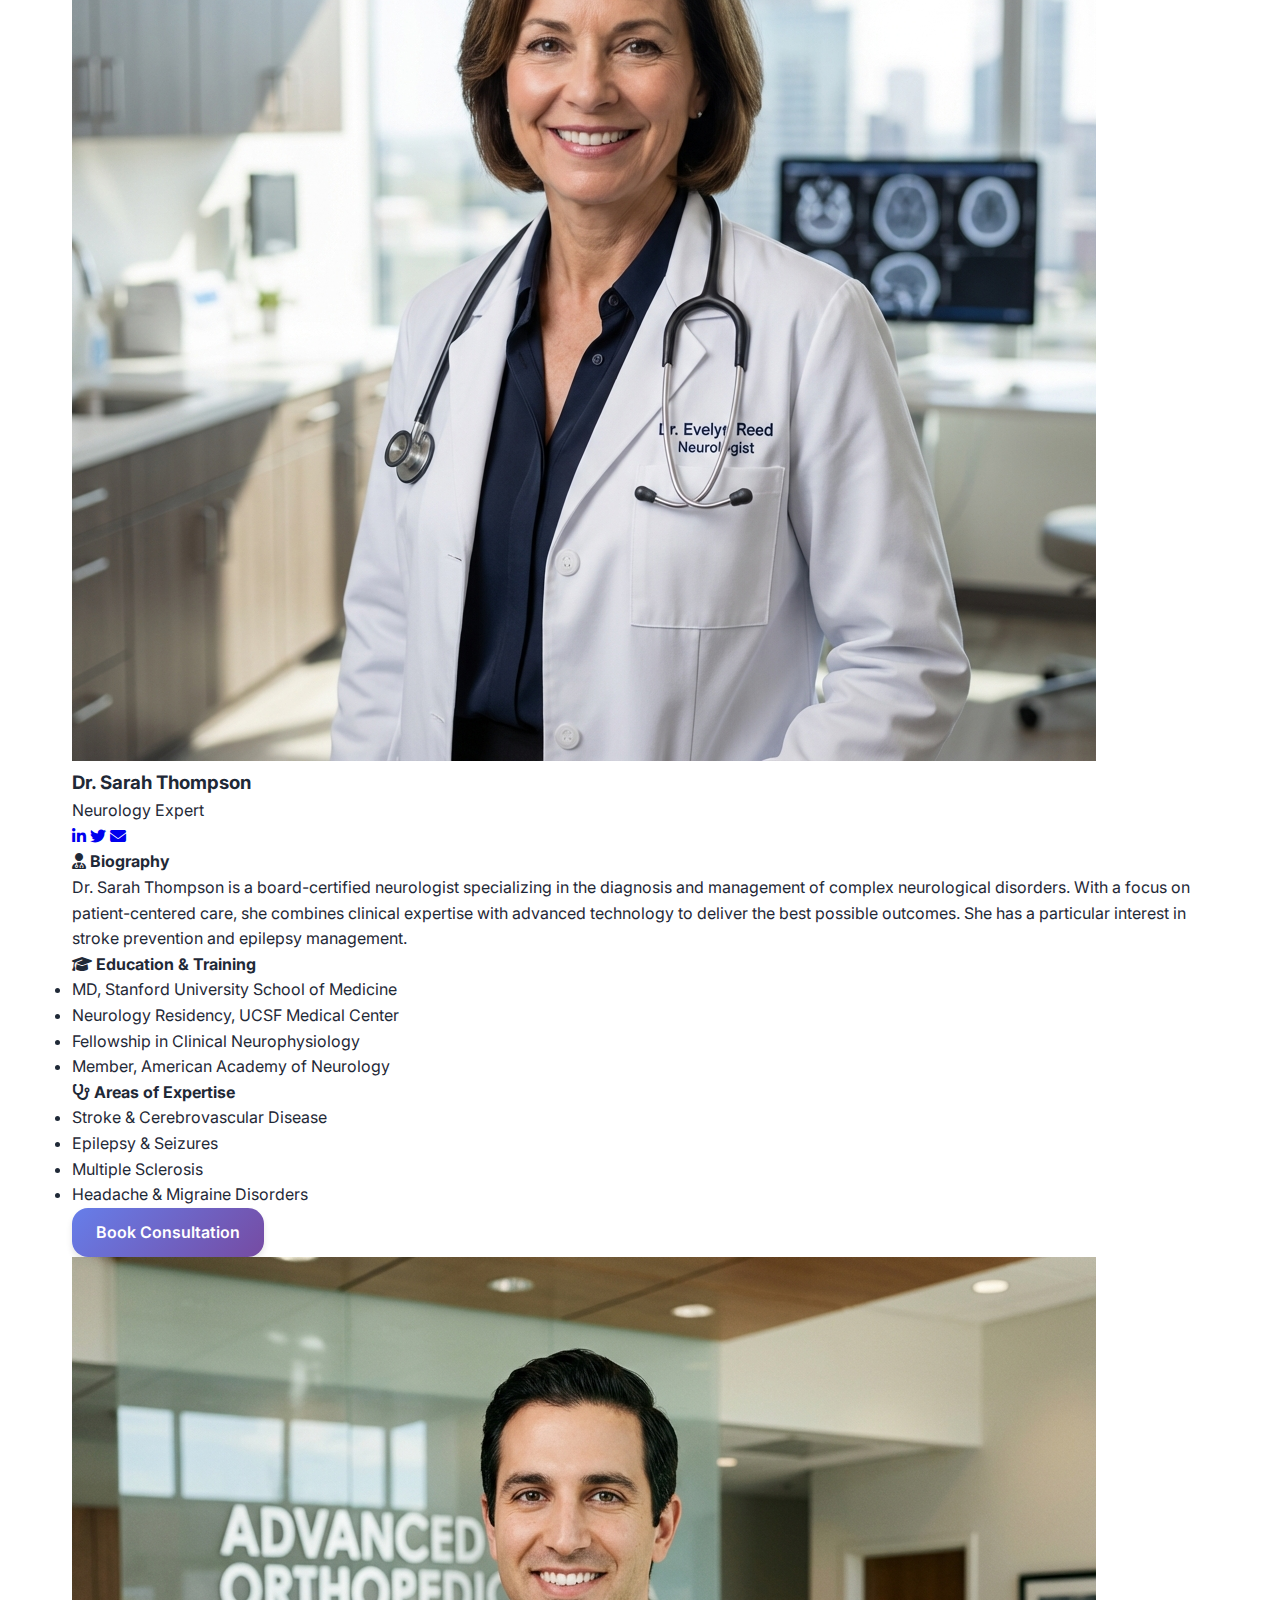
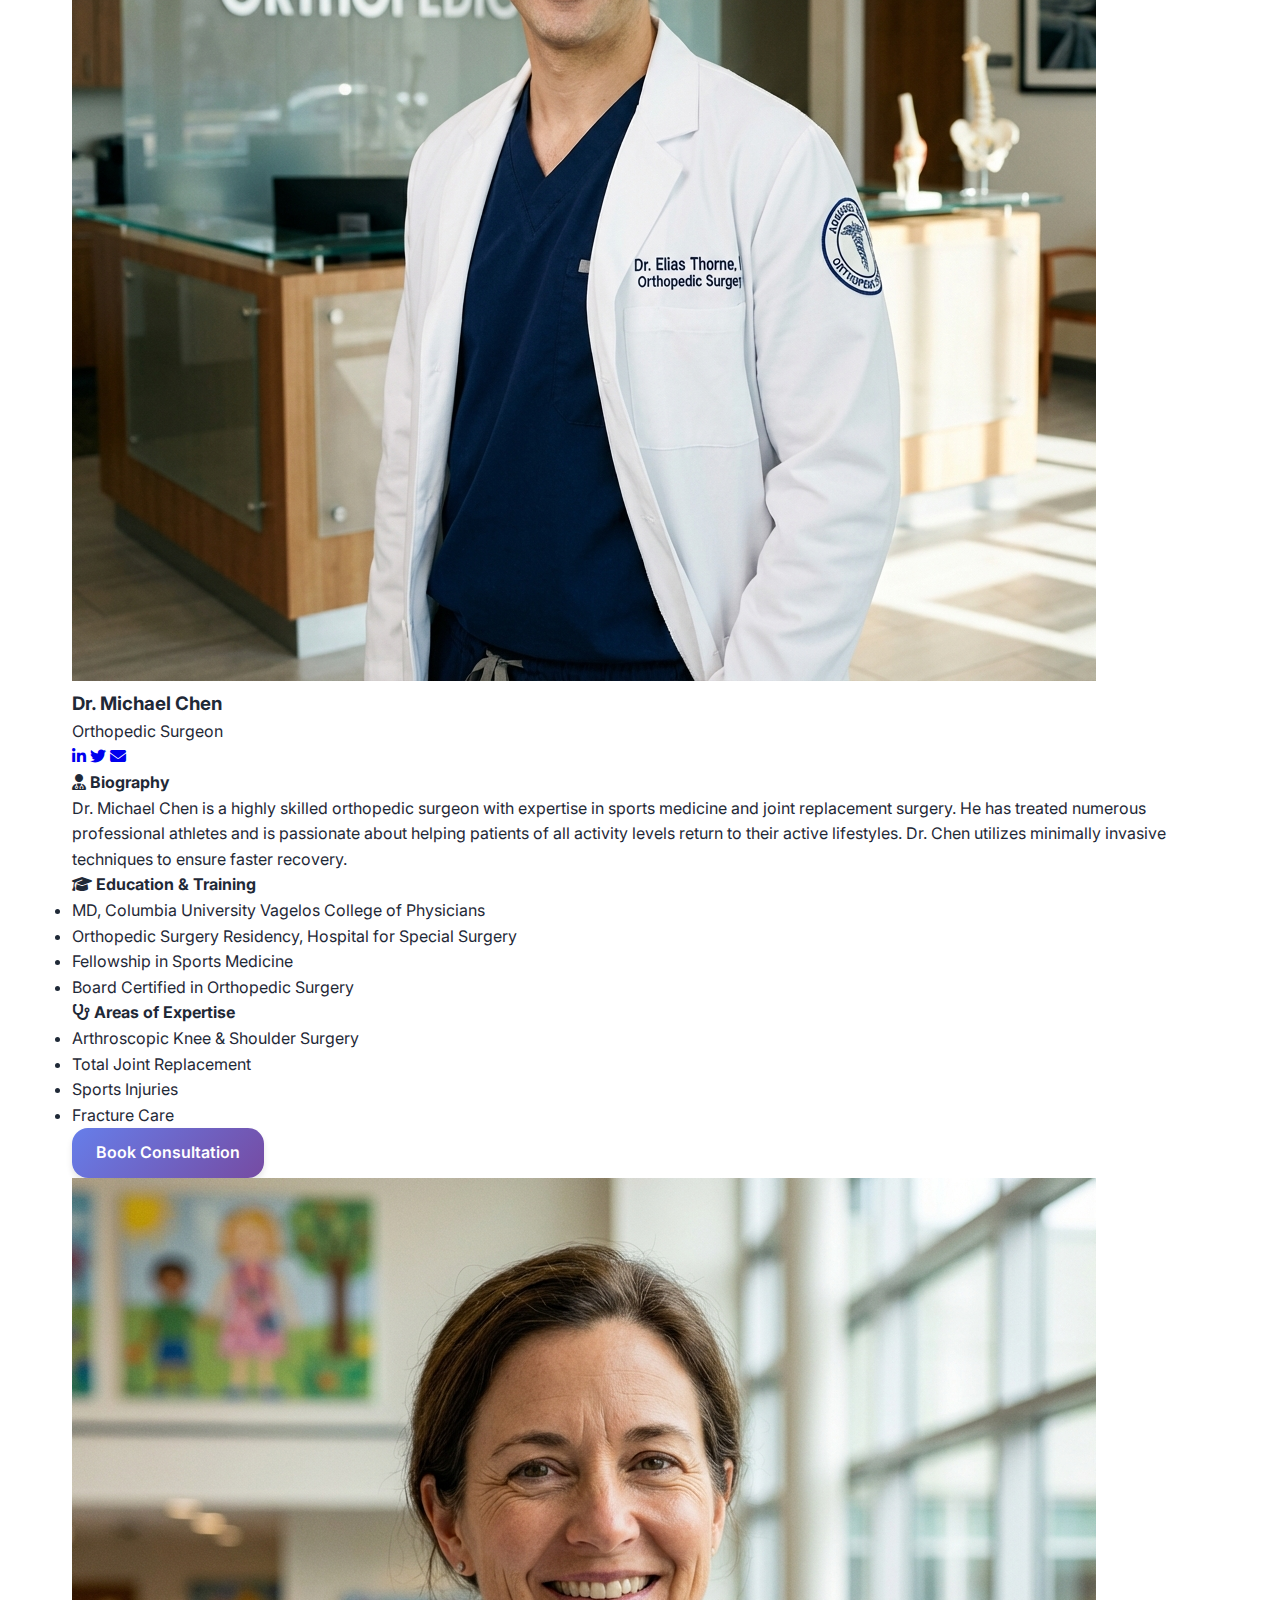
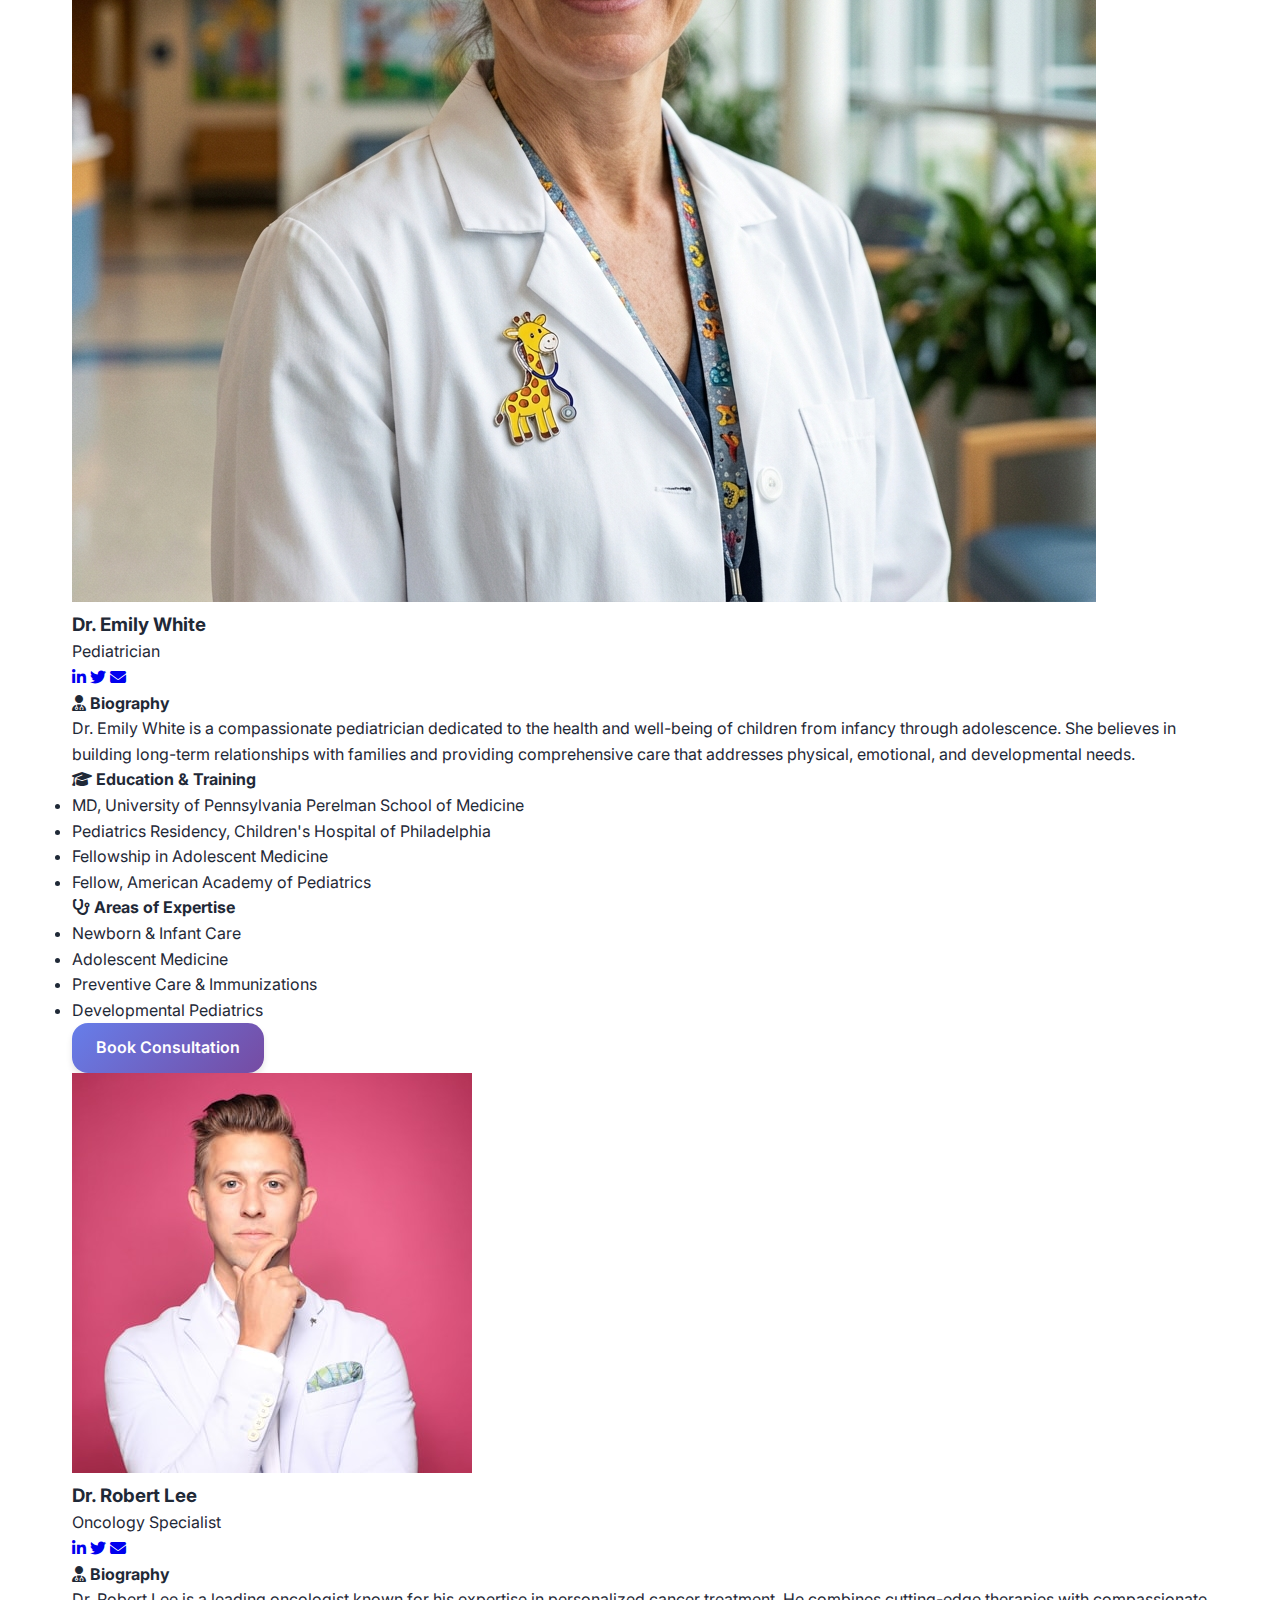
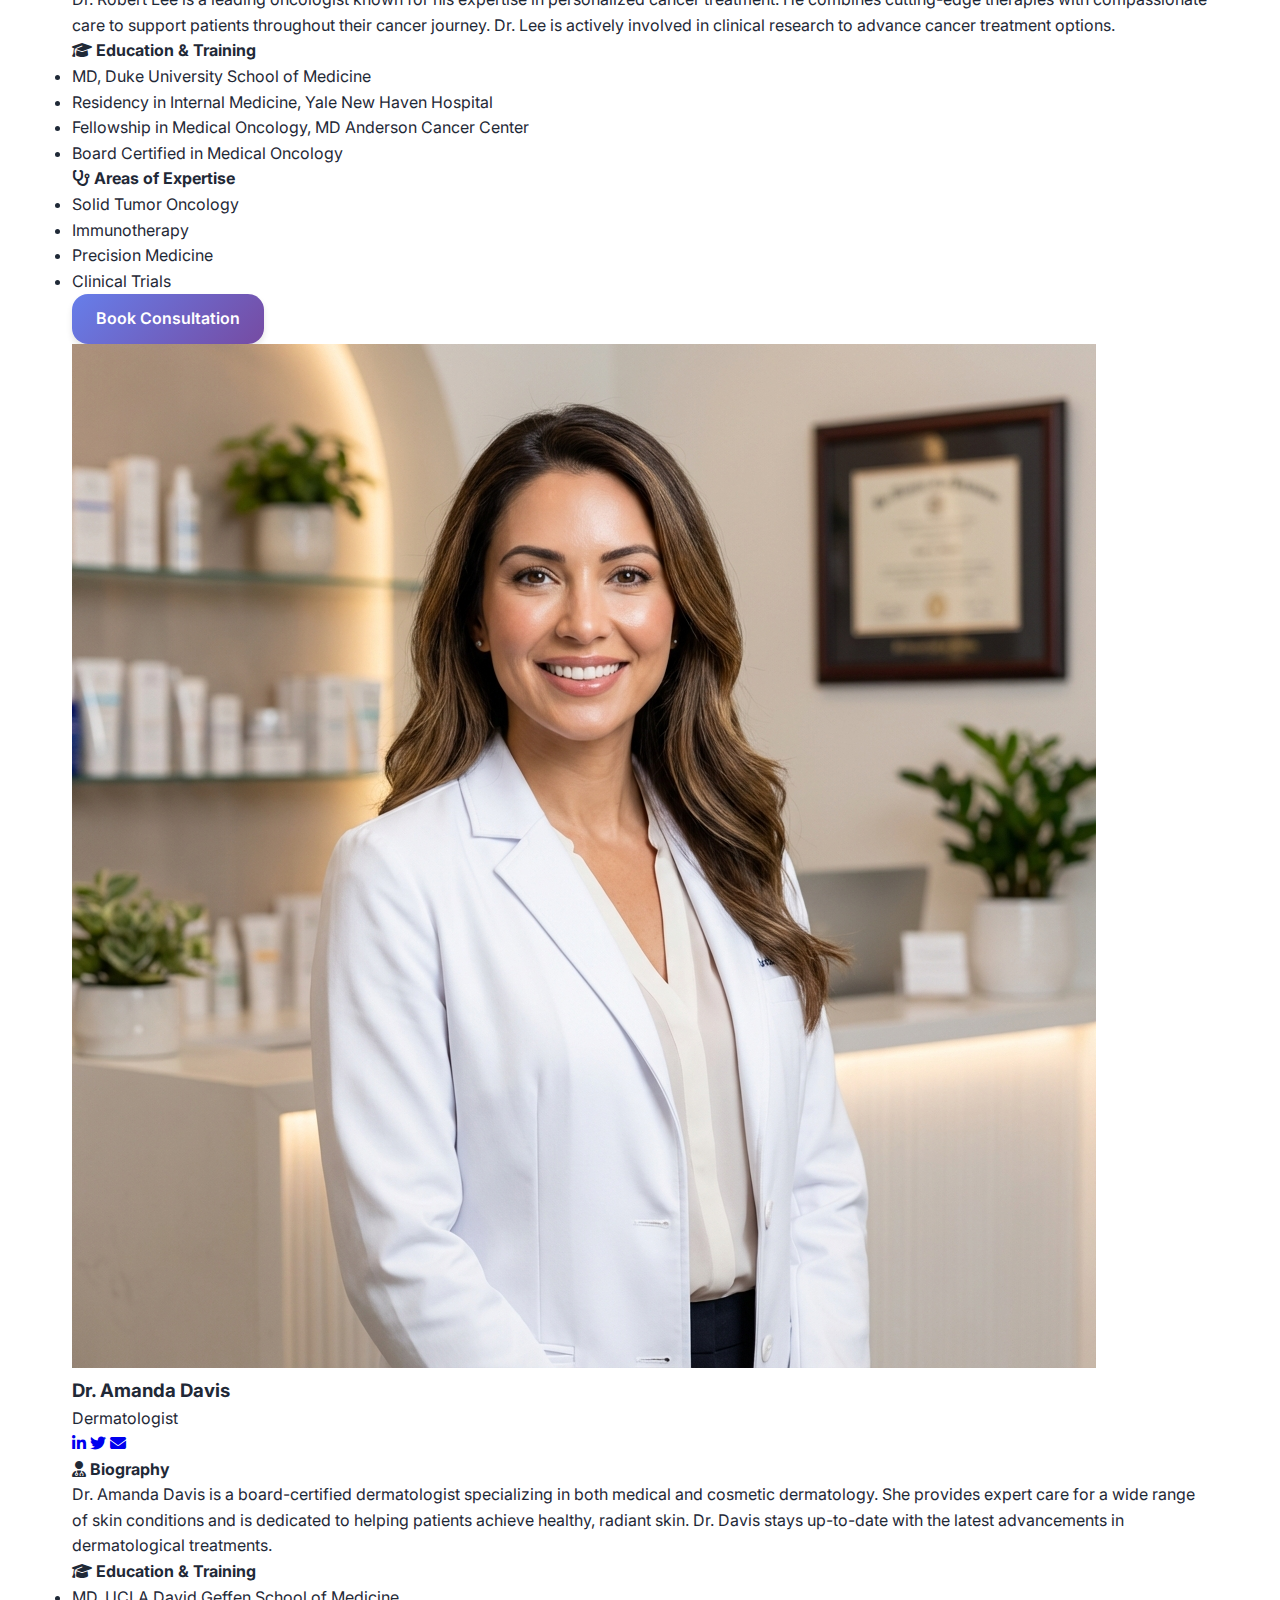
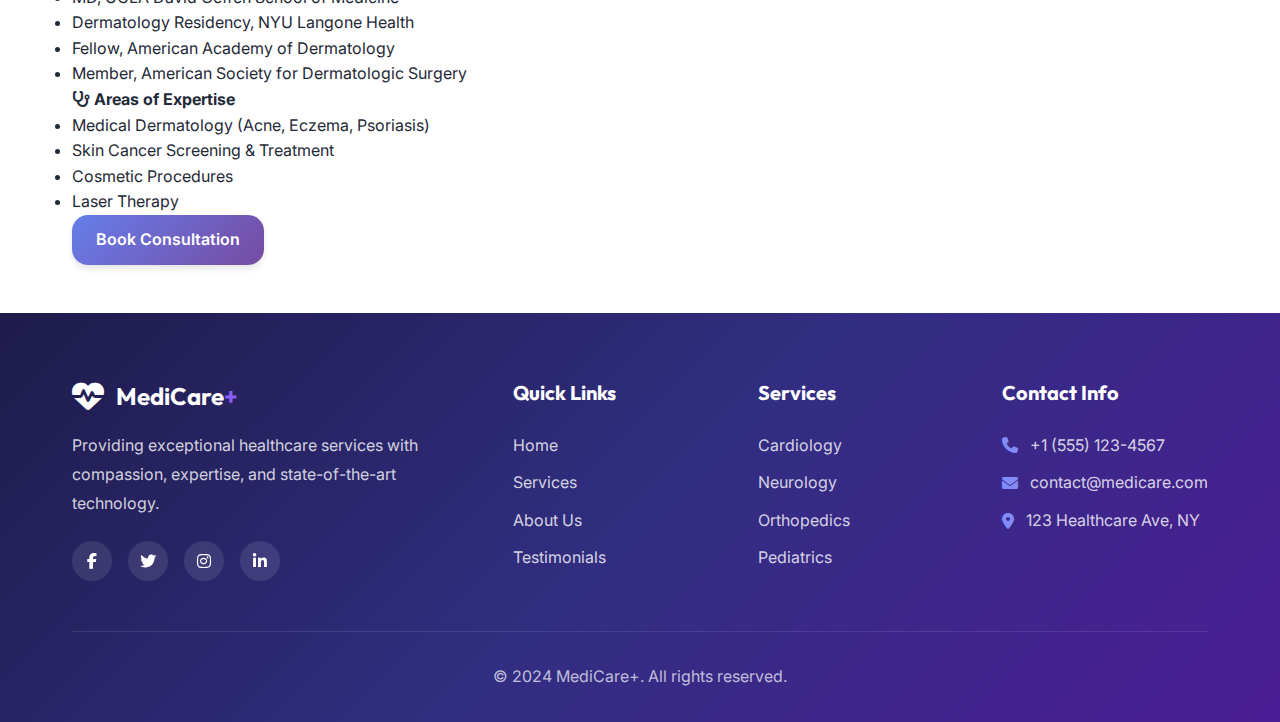
<file: doctors.html>
<!DOCTYPE html>
<html lang="en">

<head>
    <meta charset="UTF-8">
    <meta name="viewport" content="width=device-width, initial-scale=1.0">
    <title>Our Doctors - Premium Healthcare</title>
    <meta name="description"
        content="Meet our team of expert doctors and specialists dedicated to providing the best medical care.">

    <!-- Google Fonts -->
    <link rel="preconnect" href="https://fonts.googleapis.com">
    <link rel="preconnect" href="https://fonts.gstatic.com" crossorigin>
    <link
        href="https://fonts.googleapis.com/css2?family=Inter:wght@300;400;500;600;700;800&family=Outfit:wght@400;500;600;700;800&display=swap"
        rel="stylesheet">

    <!-- Font Awesome -->
    <link rel="stylesheet" href="https://cdnjs.cloudflare.com/ajax/libs/font-awesome/6.4.0/css/all.min.css">

    <!-- Styles -->
    <link rel="stylesheet" href="assets/styles.css">
</head>

<body>
    <!-- Header -->
    <header class="header" id="header">
        <div class="container">
            <div class="header-content">
                <div class="logo" onclick="window.location.href='index.html'">
                    <i class="fas fa-heartbeat"></i>
                    <span>MediCare<span class="logo-plus">+</span></span>
                </div>

                <nav class="nav" id="nav">
                    <ul class="nav-list">
                        <li><a href="index.html" class="nav-link">Home</a></li>
                        <li><a href="services.html" class="nav-link">Services</a></li>
                        <li><a href="about.html" class="nav-link">About</a></li>
                        <li><a href="doctors.html" class="nav-link active">Doctors</a></li>
                        <li><a href="testimonials.html" class="nav-link">Testimonials</a></li>
                        <li><a href="contact.html" class="nav-link">Contact</a></li>
                    </ul>
                </nav>

                <div class="header-actions">
                    <button class="btn btn-primary hidden-mobile" onclick="window.location.href='contact.html'">Book
                        Appointment</button>
                    <button class="mobile-menu-toggle" id="mobileMenuToggle">
                        <span></span>
                        <span></span>
                        <span></span>
                    </button>
                </div>
            </div>
        </div>
    </header>

    <!-- Page Header -->
    <section class="page-header">
        <div class="container">
            <h1 class="page-title">Our Expert Doctors</h1>
            <div class="page-breadcrumb">
                <a href="index.html">Home</a> <span>/</span> Doctors
            </div>
        </div>
    </section>

    <!-- Doctors Content -->
    <section class="doctors" style="padding-top: 2rem;">
        <div class="container">
            <div class="section-header">
                <span class="section-subtitle">Our Team</span>
                <h2 class="section-title">Meet Our Medical Specialists</h2>
                <p class="section-description">Dedicated professionals committed to providing the best medical care for
                    you and your family. Our team consists of highly qualified and experienced doctors.</p>
            </div>

            <div class="doctors-grid">
                <div class="doctor-card">
                    <div class="doctor-image">
                        <img src="assets/doctors/doctor1.png" alt="Dr. James Wilson" loading="lazy">
                        <div class="doctor-social">
                            <a href="#"><i class="fab fa-linkedin-in"></i></a>
                            <a href="#"><i class="fab fa-twitter"></i></a>
                            <a href="#"><i class="fas fa-envelope"></i></a>
                        </div>
                    </div>
                    <div class="doctor-info">
                        <h3 class="doctor-name">Dr. James Wilson</h3>
                        <p class="doctor-specialty">Cardiology Specialist</p>
                        <a href="#dr-wilson" class="btn-text">View Profile <i class="fas fa-arrow-right"></i></a>
                    </div>
                </div>

                <div class="doctor-card">
                    <div class="doctor-image">
                        <img src="assets/doctors/doctor2.png" alt="Dr. Sarah Thompson" loading="lazy">
                        <div class="doctor-social">
                            <a href="#"><i class="fab fa-linkedin-in"></i></a>
                            <a href="#"><i class="fab fa-twitter"></i></a>
                            <a href="#"><i class="fas fa-envelope"></i></a>
                        </div>
                    </div>
                    <div class="doctor-info">
                        <h3 class="doctor-name">Dr. Sarah Thompson</h3>
                        <p class="doctor-specialty">Neurology Expert</p>
                        <a href="#dr-thompson" class="btn-text">View Profile <i class="fas fa-arrow-right"></i></a>
                    </div>
                </div>

                <div class="doctor-card">
                    <div class="doctor-image">
                        <img src="assets/doctors/doctor3.png" alt="Dr. Michael Chen" loading="lazy">
                        <div class="doctor-social">
                            <a href="#"><i class="fab fa-linkedin-in"></i></a>
                            <a href="#"><i class="fab fa-twitter"></i></a>
                            <a href="#"><i class="fas fa-envelope"></i></a>
                        </div>
                    </div>
                    <div class="doctor-info">
                        <h3 class="doctor-name">Dr. Michael Chen</h3>
                        <p class="doctor-specialty">Orthopedic Surgeon</p>
                        <a href="#dr-chen" class="btn-text">View Profile <i class="fas fa-arrow-right"></i></a>
                    </div>
                </div>

                <div class="doctor-card">
                    <div class="doctor-image">
                        <img src="assets/doctors/doctor4.png" alt="Dr. Emily White" loading="lazy">
                        <div class="doctor-social">
                            <a href="#"><i class="fab fa-linkedin-in"></i></a>
                            <a href="#"><i class="fab fa-twitter"></i></a>
                            <a href="#"><i class="fas fa-envelope"></i></a>
                        </div>
                    </div>
                    <div class="doctor-info">
                        <h3 class="doctor-name">Dr. Emily White</h3>
                        <p class="doctor-specialty">Pediatrician</p>
                        <a href="#dr-white" class="btn-text">View Profile <i class="fas fa-arrow-right"></i></a>
                    </div>
                </div>

                <div class="doctor-card">
                    <div class="doctor-image">
                        <img src="assets/doctors/doctor5.png" alt="Dr. Robert Lee" loading="lazy">
                        <div class="doctor-social">
                            <a href="#"><i class="fab fa-linkedin-in"></i></a>
                            <a href="#"><i class="fab fa-twitter"></i></a>
                            <a href="#"><i class="fas fa-envelope"></i></a>
                        </div>
                    </div>
                    <div class="doctor-info">
                        <h3 class="doctor-name">Dr. Robert Lee</h3>
                        <p class="doctor-specialty">Oncology Specialist</p>
                        <a href="#dr-lee" class="btn-text">View Profile <i class="fas fa-arrow-right"></i></a>
                    </div>
                </div>

                <div class="doctor-card">
                    <div class="doctor-image">
                        <img src="assets/doctors/doctor6.png" alt="Dr. Amanda Davis" loading="lazy">
                        <div class="doctor-social">
                            <a href="#"><i class="fab fa-linkedin-in"></i></a>
                            <a href="#"><i class="fab fa-twitter"></i></a>
                            <a href="#"><i class="fas fa-envelope"></i></a>
                        </div>
                    </div>
                    <div class="doctor-info">
                        <h3 class="doctor-name">Dr. Amanda Davis</h3>
                        <p class="doctor-specialty">Dermatologist</p>
                        <a href="#dr-davis" class="btn-text">View Profile <i class="fas fa-arrow-right"></i></a>
                    </div>
                </div>
            </div>

            <div class="doctor-details-container">
                <!-- Dr. Wilson -->
                <div id="dr-wilson" class="doctor-detail-section">
                    <div class="doctor-profile-card">
                        <img src="assets/doctors/doctor1.png" alt="Dr. James Wilson" class="doctor-profile-image">
                        <div class="doctor-profile-info">
                            <h3>Dr. James Wilson</h3>
                            <span class="specialty">Cardiology Specialist</span>
                            <div class="doctor-social-links">
                                <a href="#"><i class="fab fa-linkedin-in"></i></a>
                                <a href="#"><i class="fab fa-twitter"></i></a>
                                <a href="#"><i class="fas fa-envelope"></i></a>
                            </div>
                        </div>
                    </div>
                    <div class="doctor-full-info">
                        <div class="doctor-info-block">
                            <h4><i class="fas fa-user-md"></i> Biography</h4>
                            <p>Dr. James Wilson is a renowned cardiologist with over 15 years of experience in
                                interventional cardiology. He is dedicated to providing personalized care to patients
                                with heart conditions, utilizing the latest diagnostic and treatment techniques. Dr.
                                Wilson is known for his compassionate approach and commitment to patient education.</p>
                        </div>
                        <div class="doctor-info-block">
                            <h4><i class="fas fa-graduation-cap"></i> Education & Training</h4>
                            <ul class="doctor-credentials-list">
                                <li>MD, Harvard Medical School</li>
                                <li>Residency in Internal Medicine, Johns Hopkins Hospital</li>
                                <li>Fellowship in Cardiovascular Disease, Mayo Clinic</li>
                                <li>Board Certified in Cardiovascular Disease</li>
                            </ul>
                        </div>
                        <div class="doctor-info-block">
                            <h4><i class="fas fa-stethoscope"></i> Areas of Expertise</h4>
                            <ul class="doctor-credentials-list">
                                <li>Coronary Artery Disease</li>
                                <li>Heart Failure Management</li>
                                <li>Valvular Heart Disease</li>
                                <li>Preventive Cardiology</li>
                            </ul>
                        </div>
                        <div class="doctor-info-block">
                            <a href="contact.html" class="btn btn-primary">Book Consultation</a>
                        </div>
                    </div>
                </div>

                <!-- Dr. Thompson -->
                <div id="dr-thompson" class="doctor-detail-section">
                    <div class="doctor-profile-card">
                        <img src="assets/doctors/doctor2.png" alt="Dr. Sarah Thompson" class="doctor-profile-image">
                        <div class="doctor-profile-info">
                            <h3>Dr. Sarah Thompson</h3>
                            <span class="specialty">Neurology Expert</span>
                            <div class="doctor-social-links">
                                <a href="#"><i class="fab fa-linkedin-in"></i></a>
                                <a href="#"><i class="fab fa-twitter"></i></a>
                                <a href="#"><i class="fas fa-envelope"></i></a>
                            </div>
                        </div>
                    </div>
                    <div class="doctor-full-info">
                        <div class="doctor-info-block">
                            <h4><i class="fas fa-user-md"></i> Biography</h4>
                            <p>Dr. Sarah Thompson is a board-certified neurologist specializing in the diagnosis and
                                management of complex neurological disorders. With a focus on patient-centered care, she
                                combines clinical expertise with advanced technology to deliver the best possible
                                outcomes. She has a particular interest in stroke prevention and epilepsy management.
                            </p>
                        </div>
                        <div class="doctor-info-block">
                            <h4><i class="fas fa-graduation-cap"></i> Education & Training</h4>
                            <ul class="doctor-credentials-list">
                                <li>MD, Stanford University School of Medicine</li>
                                <li>Neurology Residency, UCSF Medical Center</li>
                                <li>Fellowship in Clinical Neurophysiology</li>
                                <li>Member, American Academy of Neurology</li>
                            </ul>
                        </div>
                        <div class="doctor-info-block">
                            <h4><i class="fas fa-stethoscope"></i> Areas of Expertise</h4>
                            <ul class="doctor-credentials-list">
                                <li>Stroke & Cerebrovascular Disease</li>
                                <li>Epilepsy & Seizures</li>
                                <li>Multiple Sclerosis</li>
                                <li>Headache & Migraine Disorders</li>
                            </ul>
                        </div>
                        <div class="doctor-info-block">
                            <a href="contact.html" class="btn btn-primary">Book Consultation</a>
                        </div>
                    </div>
                </div>

                <!-- Dr. Chen -->
                <div id="dr-chen" class="doctor-detail-section">
                    <div class="doctor-profile-card">
                        <img src="assets/doctors/doctor3.png" alt="Dr. Michael Chen" class="doctor-profile-image">
                        <div class="doctor-profile-info">
                            <h3>Dr. Michael Chen</h3>
                            <span class="specialty">Orthopedic Surgeon</span>
                            <div class="doctor-social-links">
                                <a href="#"><i class="fab fa-linkedin-in"></i></a>
                                <a href="#"><i class="fab fa-twitter"></i></a>
                                <a href="#"><i class="fas fa-envelope"></i></a>
                            </div>
                        </div>
                    </div>
                    <div class="doctor-full-info">
                        <div class="doctor-info-block">
                            <h4><i class="fas fa-user-md"></i> Biography</h4>
                            <p>Dr. Michael Chen is a highly skilled orthopedic surgeon with expertise in sports medicine
                                and joint replacement surgery. He has treated numerous professional athletes and is
                                passionate about helping patients of all activity levels return to their active
                                lifestyles. Dr. Chen utilizes minimally invasive techniques to ensure faster recovery.
                            </p>
                        </div>
                        <div class="doctor-info-block">
                            <h4><i class="fas fa-graduation-cap"></i> Education & Training</h4>
                            <ul class="doctor-credentials-list">
                                <li>MD, Columbia University Vagelos College of Physicians</li>
                                <li>Orthopedic Surgery Residency, Hospital for Special Surgery</li>
                                <li>Fellowship in Sports Medicine</li>
                                <li>Board Certified in Orthopedic Surgery</li>
                            </ul>
                        </div>
                        <div class="doctor-info-block">
                            <h4><i class="fas fa-stethoscope"></i> Areas of Expertise</h4>
                            <ul class="doctor-credentials-list">
                                <li>Arthroscopic Knee & Shoulder Surgery</li>
                                <li>Total Joint Replacement</li>
                                <li>Sports Injuries</li>
                                <li>Fracture Care</li>
                            </ul>
                        </div>
                        <div class="doctor-info-block">
                            <a href="contact.html" class="btn btn-primary">Book Consultation</a>
                        </div>
                    </div>
                </div>

                <!-- Dr. White -->
                <div id="dr-white" class="doctor-detail-section">
                    <div class="doctor-profile-card">
                        <img src="assets/doctors/doctor4.png" alt="Dr. Emily White" class="doctor-profile-image">
                        <div class="doctor-profile-info">
                            <h3>Dr. Emily White</h3>
                            <span class="specialty">Pediatrician</span>
                            <div class="doctor-social-links">
                                <a href="#"><i class="fab fa-linkedin-in"></i></a>
                                <a href="#"><i class="fab fa-twitter"></i></a>
                                <a href="#"><i class="fas fa-envelope"></i></a>
                            </div>
                        </div>
                    </div>
                    <div class="doctor-full-info">
                        <div class="doctor-info-block">
                            <h4><i class="fas fa-user-md"></i> Biography</h4>
                            <p>Dr. Emily White is a compassionate pediatrician dedicated to the health and well-being of
                                children from infancy through adolescence. She believes in building long-term
                                relationships with families and providing comprehensive care that addresses physical,
                                emotional, and developmental needs.</p>
                        </div>
                        <div class="doctor-info-block">
                            <h4><i class="fas fa-graduation-cap"></i> Education & Training</h4>
                            <ul class="doctor-credentials-list">
                                <li>MD, University of Pennsylvania Perelman School of Medicine</li>
                                <li>Pediatrics Residency, Children's Hospital of Philadelphia</li>
                                <li>Fellowship in Adolescent Medicine</li>
                                <li>Fellow, American Academy of Pediatrics</li>
                            </ul>
                        </div>
                        <div class="doctor-info-block">
                            <h4><i class="fas fa-stethoscope"></i> Areas of Expertise</h4>
                            <ul class="doctor-credentials-list">
                                <li>Newborn & Infant Care</li>
                                <li>Adolescent Medicine</li>
                                <li>Preventive Care & Immunizations</li>
                                <li>Developmental Pediatrics</li>
                            </ul>
                        </div>
                        <div class="doctor-info-block">
                            <a href="contact.html" class="btn btn-primary">Book Consultation</a>
                        </div>
                    </div>
                </div>

                <!-- Dr. Lee -->
                <div id="dr-lee" class="doctor-detail-section">
                    <div class="doctor-profile-card">
                        <img src="assets/doctors/doctor5.png" alt="Dr. Robert Lee" class="doctor-profile-image">
                        <div class="doctor-profile-info">
                            <h3>Dr. Robert Lee</h3>
                            <span class="specialty">Oncology Specialist</span>
                            <div class="doctor-social-links">
                                <a href="#"><i class="fab fa-linkedin-in"></i></a>
                                <a href="#"><i class="fab fa-twitter"></i></a>
                                <a href="#"><i class="fas fa-envelope"></i></a>
                            </div>
                        </div>
                    </div>
                    <div class="doctor-full-info">
                        <div class="doctor-info-block">
                            <h4><i class="fas fa-user-md"></i> Biography</h4>
                            <p>Dr. Robert Lee is a leading oncologist known for his expertise in personalized cancer
                                treatment. He combines cutting-edge therapies with compassionate care to support
                                patients throughout their cancer journey. Dr. Lee is actively involved in clinical
                                research to advance cancer treatment options.</p>
                        </div>
                        <div class="doctor-info-block">
                            <h4><i class="fas fa-graduation-cap"></i> Education & Training</h4>
                            <ul class="doctor-credentials-list">
                                <li>MD, Duke University School of Medicine</li>
                                <li>Residency in Internal Medicine, Yale New Haven Hospital</li>
                                <li>Fellowship in Medical Oncology, MD Anderson Cancer Center</li>
                                <li>Board Certified in Medical Oncology</li>
                            </ul>
                        </div>
                        <div class="doctor-info-block">
                            <h4><i class="fas fa-stethoscope"></i> Areas of Expertise</h4>
                            <ul class="doctor-credentials-list">
                                <li>Solid Tumor Oncology</li>
                                <li>Immunotherapy</li>
                                <li>Precision Medicine</li>
                                <li>Clinical Trials</li>
                            </ul>
                        </div>
                        <div class="doctor-info-block">
                            <a href="contact.html" class="btn btn-primary">Book Consultation</a>
                        </div>
                    </div>
                </div>

                <!-- Dr. Davis -->
                <div id="dr-davis" class="doctor-detail-section">
                    <div class="doctor-profile-card">
                        <img src="assets/doctors/doctor6.png" alt="Dr. Amanda Davis" class="doctor-profile-image">
                        <div class="doctor-profile-info">
                            <h3>Dr. Amanda Davis</h3>
                            <span class="specialty">Dermatologist</span>
                            <div class="doctor-social-links">
                                <a href="#"><i class="fab fa-linkedin-in"></i></a>
                                <a href="#"><i class="fab fa-twitter"></i></a>
                                <a href="#"><i class="fas fa-envelope"></i></a>
                            </div>
                        </div>
                    </div>
                    <div class="doctor-full-info">
                        <div class="doctor-info-block">
                            <h4><i class="fas fa-user-md"></i> Biography</h4>
                            <p>Dr. Amanda Davis is a board-certified dermatologist specializing in both medical and
                                cosmetic dermatology. She provides expert care for a wide range of skin conditions and
                                is dedicated to helping patients achieve healthy, radiant skin. Dr. Davis stays
                                up-to-date with the latest advancements in dermatological treatments.</p>
                        </div>
                        <div class="doctor-info-block">
                            <h4><i class="fas fa-graduation-cap"></i> Education & Training</h4>
                            <ul class="doctor-credentials-list">
                                <li>MD, UCLA David Geffen School of Medicine</li>
                                <li>Dermatology Residency, NYU Langone Health</li>
                                <li>Fellow, American Academy of Dermatology</li>
                                <li>Member, American Society for Dermatologic Surgery</li>
                            </ul>
                        </div>
                        <div class="doctor-info-block">
                            <h4><i class="fas fa-stethoscope"></i> Areas of Expertise</h4>
                            <ul class="doctor-credentials-list">
                                <li>Medical Dermatology (Acne, Eczema, Psoriasis)</li>
                                <li>Skin Cancer Screening & Treatment</li>
                                <li>Cosmetic Procedures</li>
                                <li>Laser Therapy</li>
                            </ul>
                        </div>
                        <div class="doctor-info-block">
                            <a href="contact.html" class="btn btn-primary">Book Consultation</a>
                        </div>
                    </div>
                </div>
            </div>
        </div>
    </section>

    <!-- Footer -->
    <footer class="footer">
        <div class="container">
            <div class="footer-content">
                <div class="footer-col">
                    <div class="footer-logo">
                        <i class="fas fa-heartbeat"></i>
                        <span>MediCare<span class="logo-plus">+</span></span>
                    </div>
                    <p>Providing exceptional healthcare services with compassion, expertise, and state-of-the-art
                        technology.</p>
                    <div class="social-links">
                        <a href="#"><i class="fab fa-facebook-f"></i></a>
                        <a href="#"><i class="fab fa-twitter"></i></a>
                        <a href="#"><i class="fab fa-instagram"></i></a>
                        <a href="#"><i class="fab fa-linkedin-in"></i></a>
                    </div>
                </div>

                <div class="footer-col">
                    <h4>Quick Links</h4>
                    <ul>
                        <li><a href="index.html">Home</a></li>
                        <li><a href="services.html">Services</a></li>
                        <li><a href="about.html">About Us</a></li>
                        <li><a href="testimonials.html">Testimonials</a></li>
                    </ul>
                </div>

                <div class="footer-col">
                    <h4>Services</h4>
                    <ul>
                        <li><a href="services.html">Cardiology</a></li>
                        <li><a href="services.html">Neurology</a></li>
                        <li><a href="services.html">Orthopedics</a></li>
                        <li><a href="services.html">Pediatrics</a></li>
                    </ul>
                </div>

                <div class="footer-col">
                    <h4>Contact Info</h4>
                    <ul class="contact-list">
                        <li><i class="fas fa-phone"></i> +1 (555) 123-4567</li>
                        <li><i class="fas fa-envelope"></i> contact@medicare.com</li>
                        <li><i class="fas fa-map-marker-alt"></i> 123 Healthcare Ave, NY</li>
                    </ul>
                </div>
            </div>

            <div class="footer-bottom">
                <p>&copy; 2024 MediCare+. All rights reserved.</p>
            </div>
        </div>
    </footer>

    <!-- Floating Actions -->
    <div class="floating-actions">
        <a href="https://wa.me/1234567890" class="floating-btn whatsapp" aria-label="WhatsApp">
            <i class="fab fa-whatsapp"></i>
            <span class="btn-text">WhatsApp</span>
        </a>
        <a href="tel:+1234567890" class="floating-btn phone" aria-label="Call">
            <i class="fas fa-phone"></i>
            <span class="btn-text">Call Us</span>
        </a>
    </div>

    <!-- Scroll to Top -->
    <button class="scroll-top" id="scrollTop">
        <i class="fas fa-arrow-up"></i>
    </button>

    <script src="assets/script.js"></script>
</body>

</html>
</file>
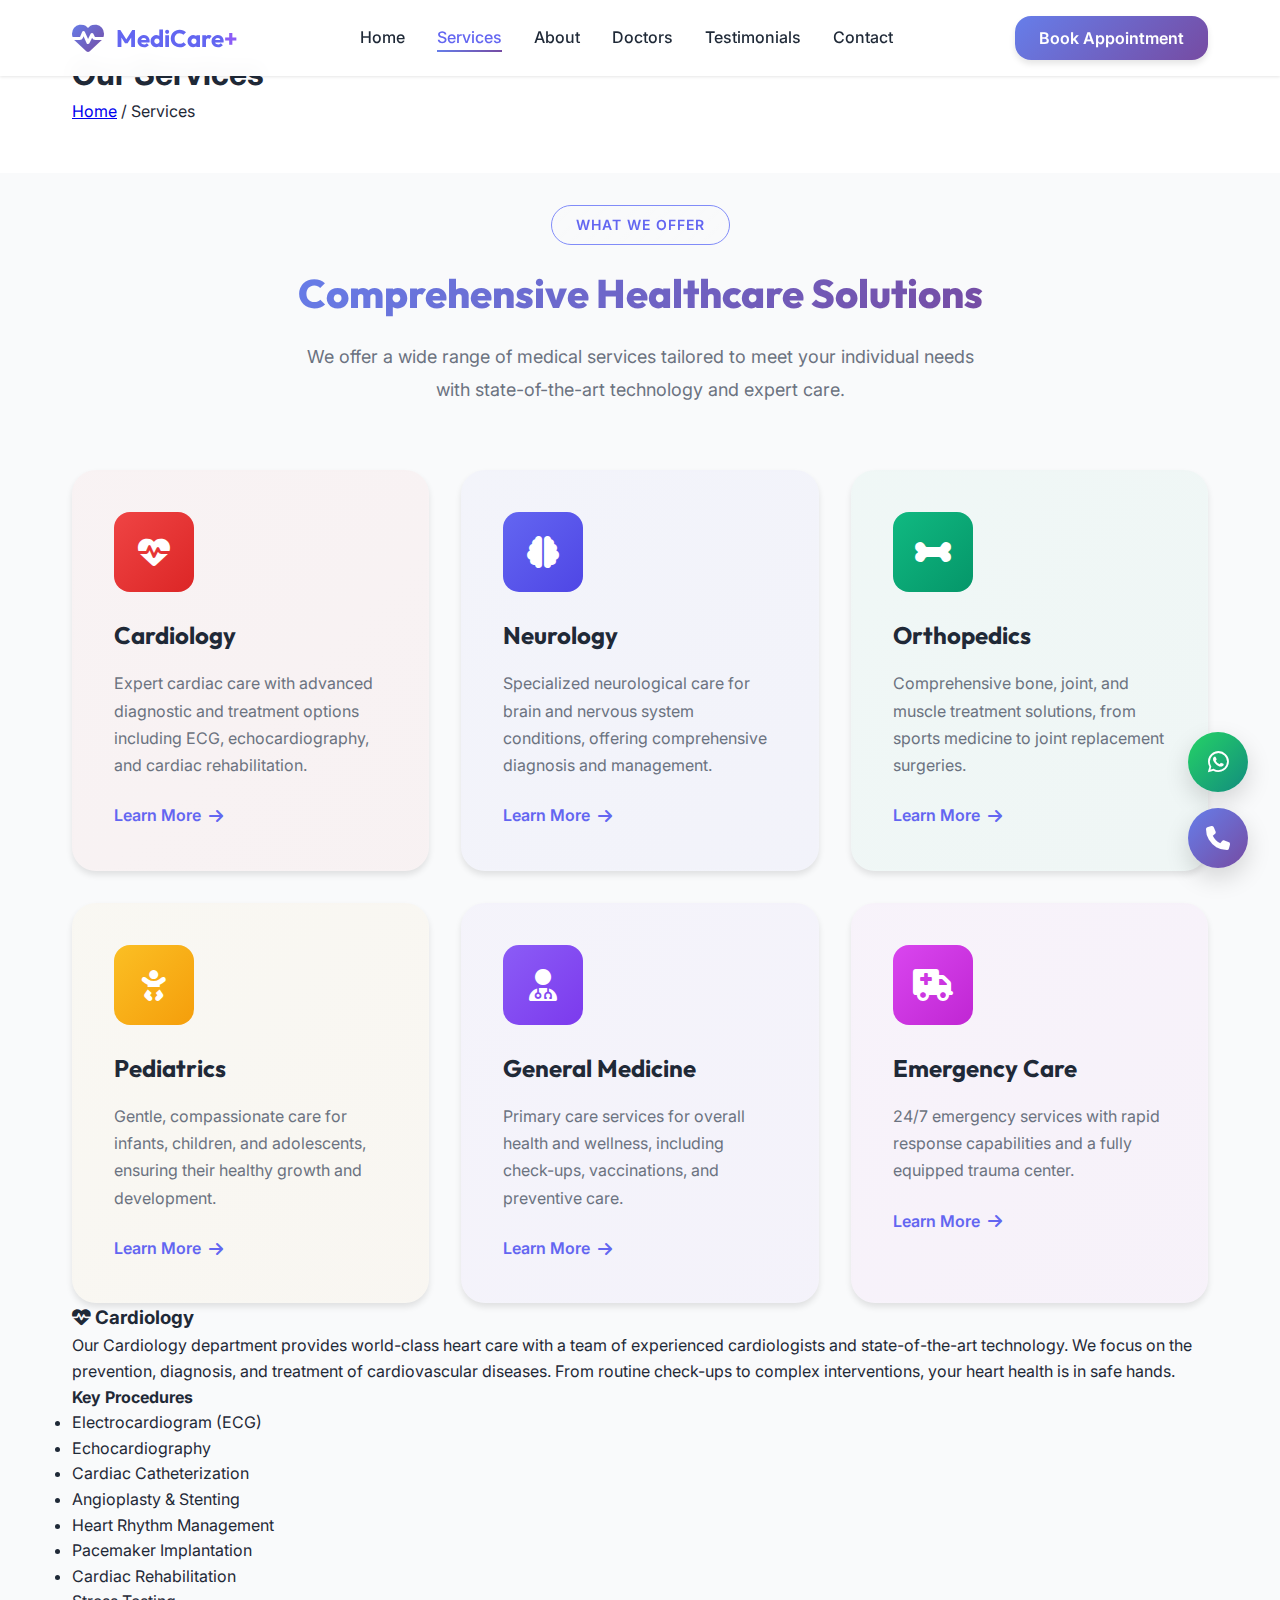
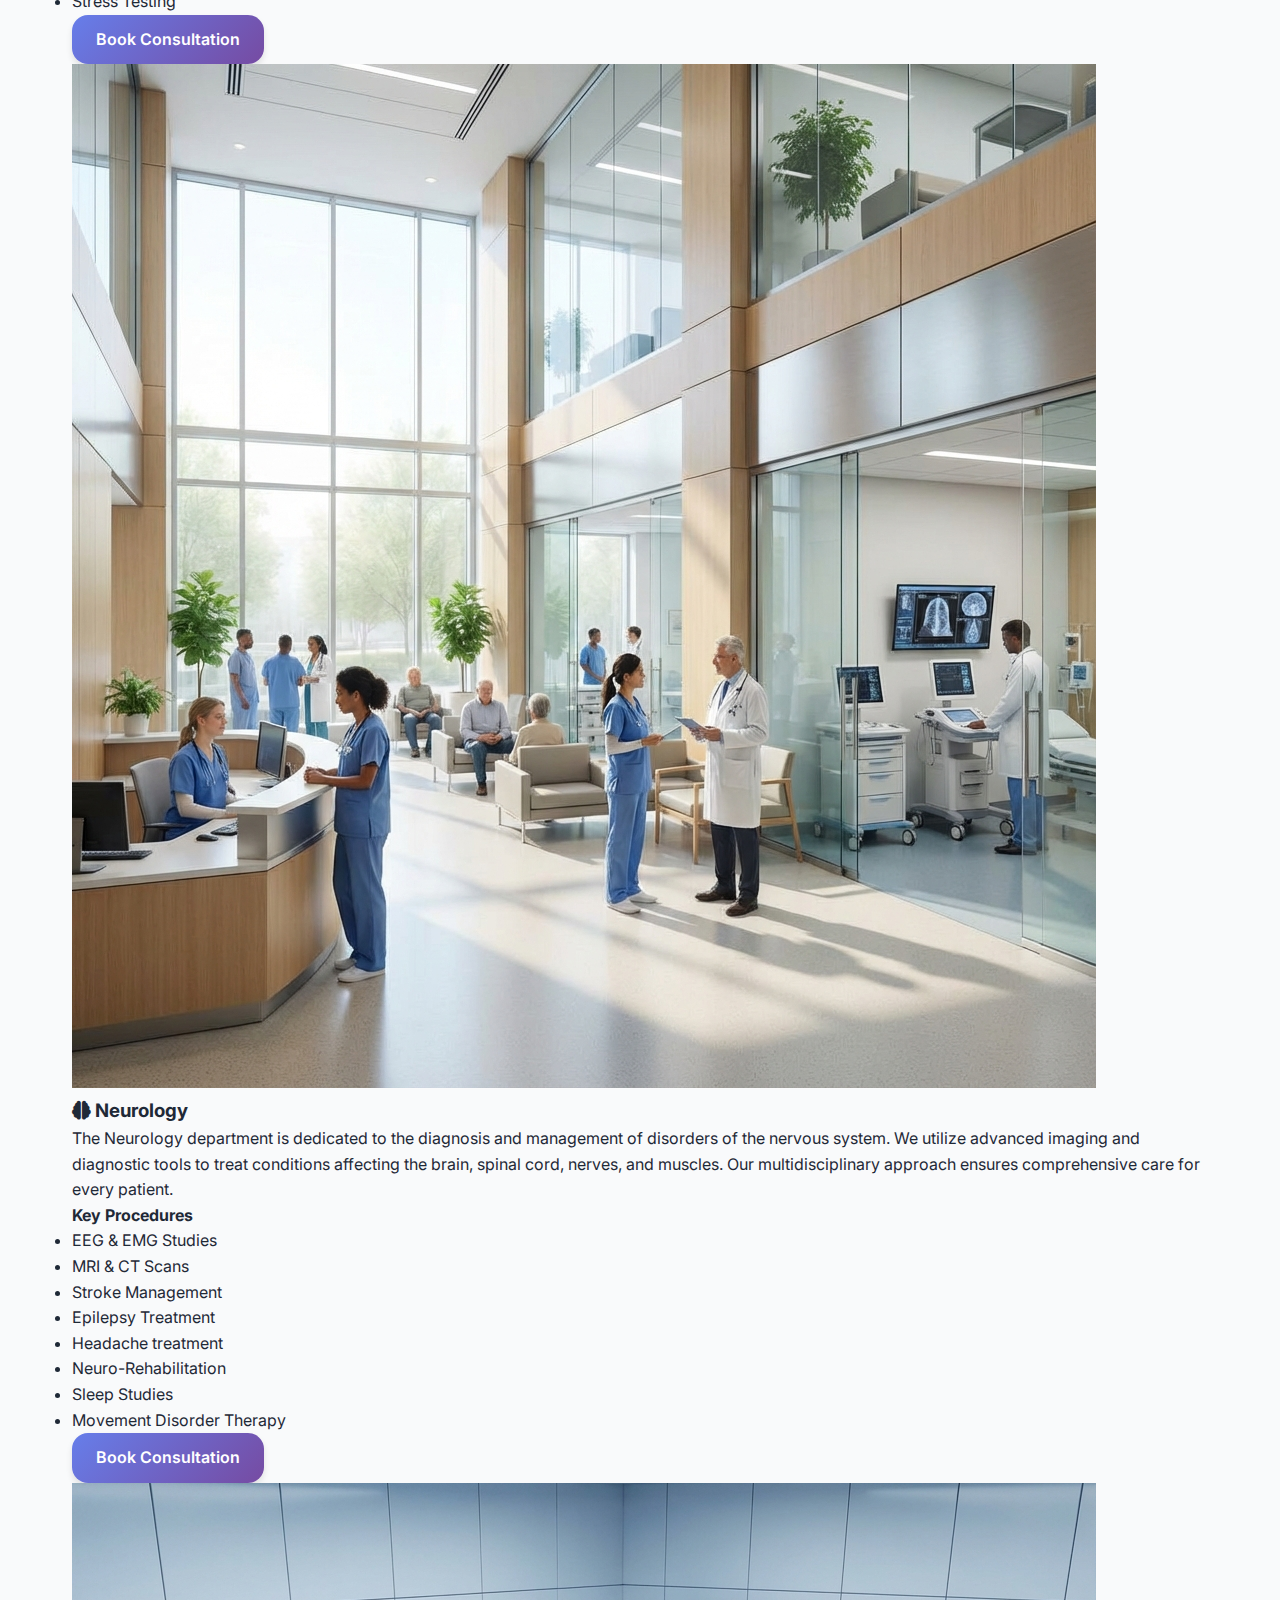
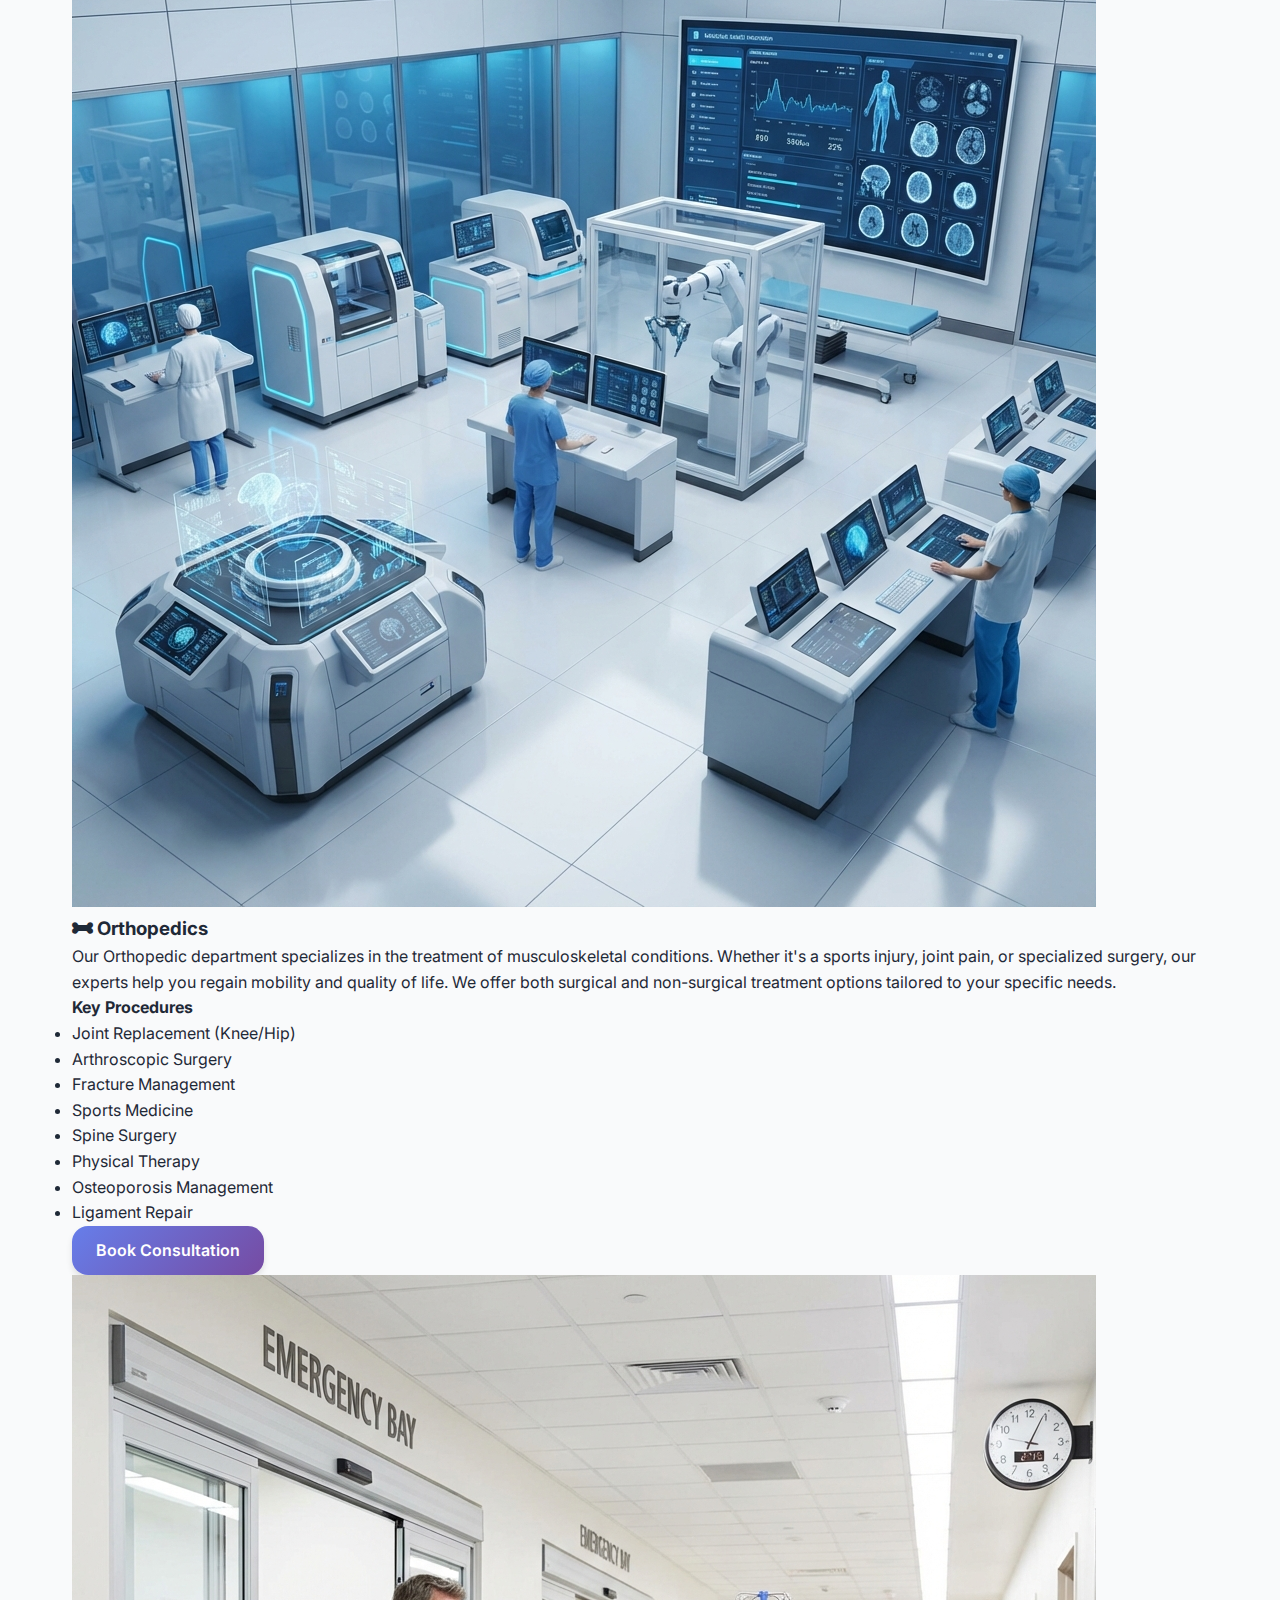
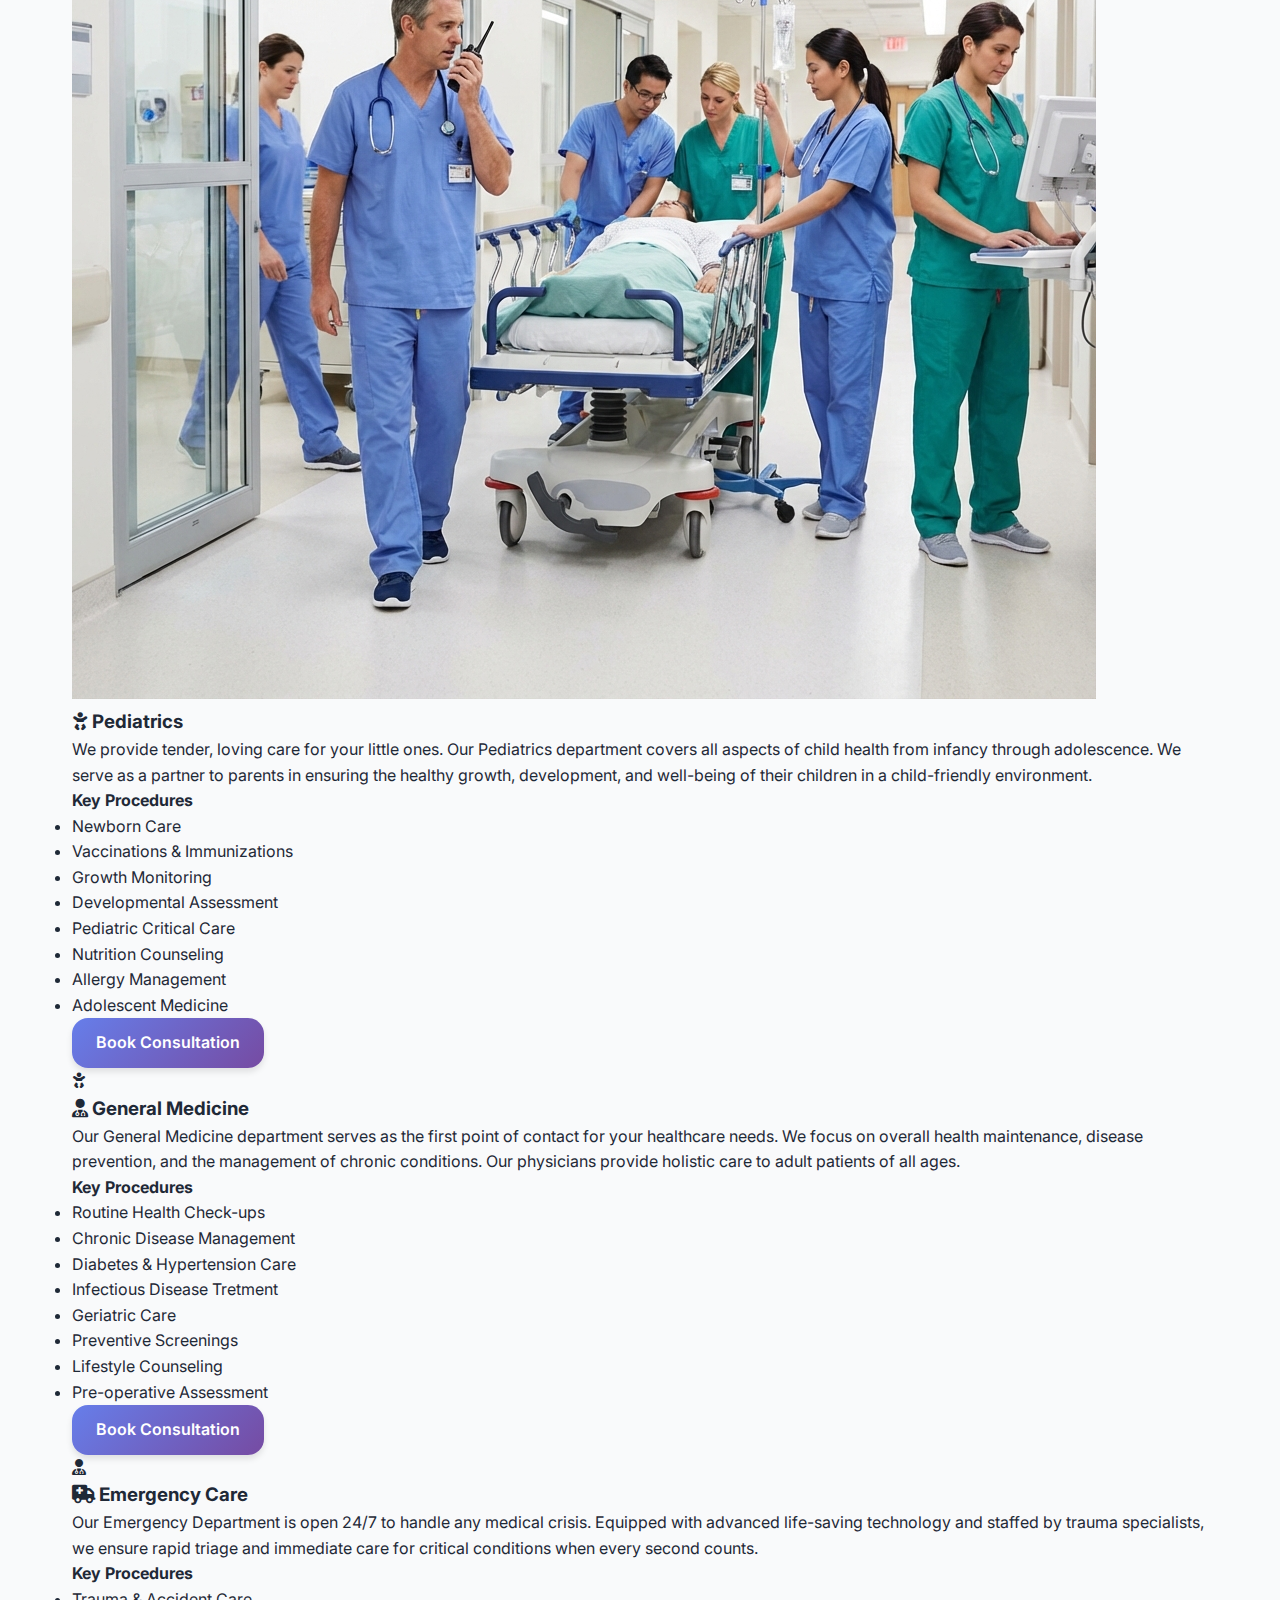
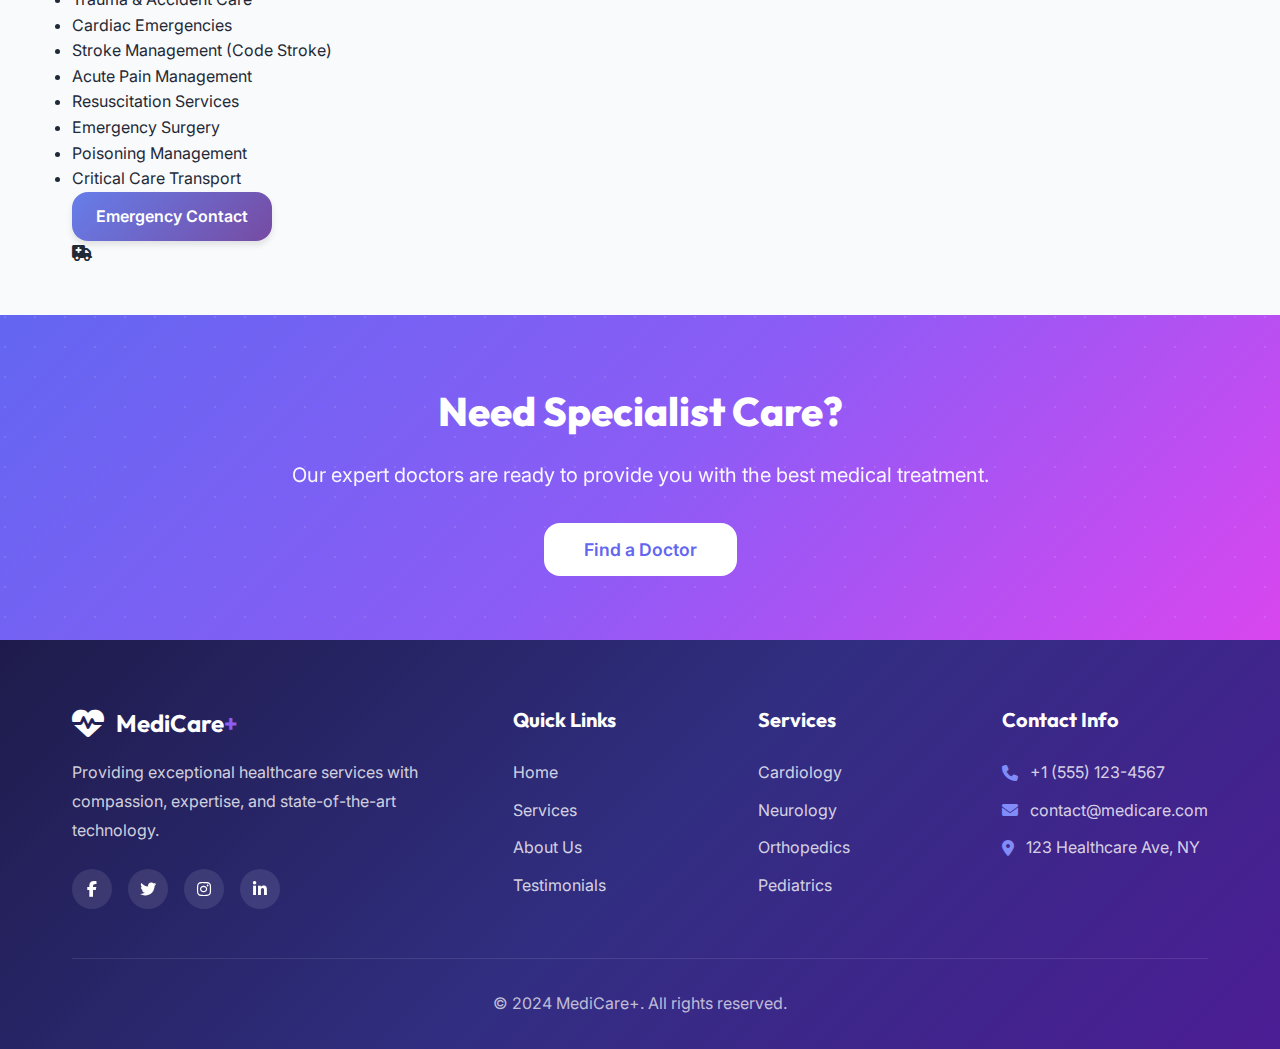
<file: services.html>
<!DOCTYPE html>
<html lang="en">

<head>
    <meta charset="UTF-8">
    <meta name="viewport" content="width=device-width, initial-scale=1.0">
    <title>Services - Premium Healthcare</title>
    <meta name="description"
        content="Explore our comprehensive healthcare services including cardiology, neurology, orthopedics, and more.">

    <!-- Google Fonts -->
    <link rel="preconnect" href="https://fonts.googleapis.com">
    <link rel="preconnect" href="https://fonts.gstatic.com" crossorigin>
    <link
        href="https://fonts.googleapis.com/css2?family=Inter:wght@300;400;500;600;700;800&family=Outfit:wght@400;500;600;700;800&display=swap"
        rel="stylesheet">

    <!-- Font Awesome -->
    <link rel="stylesheet" href="https://cdnjs.cloudflare.com/ajax/libs/font-awesome/6.4.0/css/all.min.css">

    <!-- Styles -->
    <link rel="stylesheet" href="assets/styles.css">
</head>

<body>
    <!-- Header -->
    <header class="header" id="header">
        <div class="container">
            <div class="header-content">
                <div class="logo" onclick="window.location.href='index.html'">
                    <i class="fas fa-heartbeat"></i>
                    <span>MediCare<span class="logo-plus">+</span></span>
                </div>

                <nav class="nav" id="nav">
                    <ul class="nav-list">
                        <li><a href="index.html" class="nav-link">Home</a></li>
                        <li><a href="services.html" class="nav-link active">Services</a></li>
                        <li><a href="about.html" class="nav-link">About</a></li>
                        <li><a href="doctors.html" class="nav-link">Doctors</a></li>
                        <li><a href="testimonials.html" class="nav-link">Testimonials</a></li>
                        <li><a href="contact.html" class="nav-link">Contact</a></li>
                    </ul>
                </nav>

                <div class="header-actions">
                    <button class="btn btn-primary hidden-mobile" onclick="window.location.href='contact.html'">Book
                        Appointment</button>
                    <button class="mobile-menu-toggle" id="mobileMenuToggle">
                        <span></span>
                        <span></span>
                        <span></span>
                    </button>
                </div>
            </div>
        </div>
    </header>

    <!-- Page Header -->
    <section class="page-header">
        <div class="container">
            <h1 class="page-title">Our Services</h1>
            <div class="page-breadcrumb">
                <a href="index.html">Home</a> <span>/</span> Services
            </div>
        </div>
    </section>

    <!-- Services Content -->
    <section class="services" style="padding-top: 2rem;">
        <div class="container">
            <div class="section-header">
                <span class="section-subtitle">What We Offer</span>
                <h2 class="section-title">Comprehensive Healthcare Solutions</h2>
                <p class="section-description">We offer a wide range of medical services tailored to meet your
                    individual needs with state-of-the-art technology and expert care.</p>
            </div>

            <div class="services-grid">
                <div class="service-card">
                    <div class="service-icon">
                        <i class="fas fa-heartbeat"></i>
                    </div>
                    <h3 class="service-title">Cardiology</h3>
                    <p class="service-description">Expert cardiac care with advanced diagnostic and treatment options
                        including ECG, echocardiography, and cardiac rehabilitation.</p>
                    <a href="#cardiology" class="service-link">Learn More <i class="fas fa-arrow-right"></i></a>
                </div>

                <div class="service-card">
                    <div class="service-icon">
                        <i class="fas fa-brain"></i>
                    </div>
                    <h3 class="service-title">Neurology</h3>
                    <p class="service-description">Specialized neurological care for brain and nervous system
                        conditions, offering comprehensive diagnosis and management.</p>
                    <a href="#neurology" class="service-link">Learn More <i class="fas fa-arrow-right"></i></a>
                </div>

                <div class="service-card">
                    <div class="service-icon">
                        <i class="fas fa-bone"></i>
                    </div>
                    <h3 class="service-title">Orthopedics</h3>
                    <p class="service-description">Comprehensive bone, joint, and muscle treatment solutions, from
                        sports medicine to joint replacement surgeries.</p>
                    <a href="#orthopedics" class="service-link">Learn More <i class="fas fa-arrow-right"></i></a>
                </div>

                <div class="service-card">
                    <div class="service-icon">
                        <i class="fas fa-baby"></i>
                    </div>
                    <h3 class="service-title">Pediatrics</h3>
                    <p class="service-description">Gentle, compassionate care for infants, children, and adolescents,
                        ensuring their healthy growth and development.</p>
                    <a href="#pediatrics" class="service-link">Learn More <i class="fas fa-arrow-right"></i></a>
                </div>

                <div class="service-card">
                    <div class="service-icon">
                        <i class="fas fa-user-md"></i>
                    </div>
                    <h3 class="service-title">General Medicine</h3>
                    <p class="service-description">Primary care services for overall health and wellness, including
                        check-ups, vaccinations, and preventive care.</p>
                    <a href="#general-medicine" class="service-link">Learn More <i class="fas fa-arrow-right"></i></a>
                </div>

                <div class="service-card">
                    <div class="service-icon">
                        <i class="fas fa-ambulance"></i>
                    </div>
                    <h3 class="service-title">Emergency Care</h3>
                    <p class="service-description">24/7 emergency services with rapid response capabilities and a fully
                        equipped trauma center.</p>
                    <a href="#emergency-care" class="service-link">Learn More <i class="fas fa-arrow-right"></i></a>
                </div>
            </div>

            <div class="service-details-container">
                <!-- Cardiology -->
                <div id="cardiology" class="service-detail-section">
                    <div class="service-detail-content">
                        <h3><i class="fas fa-heartbeat"></i> Cardiology</h3>
                        <p class="service-detail-description">
                            Our Cardiology department provides world-class heart care with a team of experienced
                            cardiologists and state-of-the-art technology. We focus on the prevention, diagnosis, and
                            treatment of cardiovascular diseases. From routine check-ups to complex interventions, your
                            heart health is in safe hands.
                        </p>
                        <div class="service-procedures">
                            <h4>Key Procedures</h4>
                            <ul class="procedures-list">
                                <li>Electrocardiogram (ECG)</li>
                                <li>Echocardiography</li>
                                <li>Cardiac Catheterization</li>
                                <li>Angioplasty & Stenting</li>
                                <li>Heart Rhythm Management</li>
                                <li>Pacemaker Implantation</li>
                                <li>Cardiac Rehabilitation</li>
                                <li>Stress Testing</li>
                            </ul>
                        </div>
                        <a href="contact.html" class="btn btn-primary">Book Consultation</a>
                    </div>
                    <div class="service-detail-image">
                        <img src="assets/slide/slide1.png" alt="Cardiology Department">
                    </div>
                </div>

                <!-- Neurology -->
                <div id="neurology" class="service-detail-section reverse">
                    <div class="service-detail-content">
                        <h3><i class="fas fa-brain"></i> Neurology</h3>
                        <p class="service-detail-description">
                            The Neurology department is dedicated to the diagnosis and management of disorders of the
                            nervous system. We utilize advanced imaging and diagnostic tools to treat conditions
                            affecting the brain, spinal cord, nerves, and muscles. Our multidisciplinary approach
                            ensures comprehensive care for every patient.
                        </p>
                        <div class="service-procedures">
                            <h4>Key Procedures</h4>
                            <ul class="procedures-list">
                                <li>EEG & EMG Studies</li>
                                <li>MRI & CT Scans</li>
                                <li>Stroke Management</li>
                                <li>Epilepsy Treatment</li>
                                <li>Headache treatment</li>
                                <li>Neuro-Rehabilitation</li>
                                <li>Sleep Studies</li>
                                <li>Movement Disorder Therapy</li>
                            </ul>
                        </div>
                        <a href="contact.html" class="btn btn-primary">Book Consultation</a>
                    </div>
                    <div class="service-detail-image">
                        <img src="assets/slide/slide2.png" alt="Neurology Department">
                    </div>
                </div>

                <!-- Orthopedics -->
                <div id="orthopedics" class="service-detail-section">
                    <div class="service-detail-content">
                        <h3><i class="fas fa-bone"></i> Orthopedics</h3>
                        <p class="service-detail-description">
                            Our Orthopedic department specializes in the treatment of musculoskeletal conditions.
                            Whether it's a sports injury, joint pain, or specialized surgery, our experts help you
                            regain mobility and quality of life. We offer both surgical and non-surgical treatment
                            options tailored to your specific needs.
                        </p>
                        <div class="service-procedures">
                            <h4>Key Procedures</h4>
                            <ul class="procedures-list">
                                <li>Joint Replacement (Knee/Hip)</li>
                                <li>Arthroscopic Surgery</li>
                                <li>Fracture Management</li>
                                <li>Sports Medicine</li>
                                <li>Spine Surgery</li>
                                <li>Physical Therapy</li>
                                <li>Osteoporosis Management</li>
                                <li>Ligament Repair</li>
                            </ul>
                        </div>
                        <a href="contact.html" class="btn btn-primary">Book Consultation</a>
                    </div>
                    <div class="service-detail-image">
                        <img src="assets/slide/slide3.png" alt="Orthopedics Department">
                    </div>
                </div>

                <!-- Pediatrics -->
                <div id="pediatrics" class="service-detail-section reverse">
                    <div class="service-detail-content">
                        <h3><i class="fas fa-baby"></i> Pediatrics</h3>
                        <p class="service-detail-description">
                            We provide tender, loving care for your little ones. Our Pediatrics department covers all
                            aspects of child health from infancy through adolescence. We serve as a partner to parents
                            in ensuring the healthy growth, development, and well-being of their children in a
                            child-friendly environment.
                        </p>
                        <div class="service-procedures">
                            <h4>Key Procedures</h4>
                            <ul class="procedures-list">
                                <li>Newborn Care</li>
                                <li>Vaccinations & Immunizations</li>
                                <li>Growth Monitoring</li>
                                <li>Developmental Assessment</li>
                                <li>Pediatric Critical Care</li>
                                <li>Nutrition Counseling</li>
                                <li>Allergy Management</li>
                                <li>Adolescent Medicine</li>
                            </ul>
                        </div>
                        <a href="contact.html" class="btn btn-primary">Book Consultation</a>
                    </div>
                    <div class="service-detail-image">
                        <div class="service-image-placeholder">
                            <i class="fas fa-baby"></i>
                        </div>
                    </div>
                </div>

                <!-- General Medicine -->
                <div id="general-medicine" class="service-detail-section">
                    <div class="service-detail-content">
                        <h3><i class="fas fa-user-md"></i> General Medicine</h3>
                        <p class="service-detail-description">
                            Our General Medicine department serves as the first point of contact for your healthcare
                            needs. We focus on overall health maintenance, disease prevention, and the management of
                            chronic conditions. Our physicians provide holistic care to adult patients of all ages.
                        </p>
                        <div class="service-procedures">
                            <h4>Key Procedures</h4>
                            <ul class="procedures-list">
                                <li>Routine Health Check-ups</li>
                                <li>Chronic Disease Management</li>
                                <li>Diabetes & Hypertension Care</li>
                                <li>Infectious Disease Tretment</li>
                                <li>Geriatric Care</li>
                                <li>Preventive Screenings</li>
                                <li>Lifestyle Counseling</li>
                                <li>Pre-operative Assessment</li>
                            </ul>
                        </div>
                        <a href="contact.html" class="btn btn-primary">Book Consultation</a>
                    </div>
                    <div class="service-detail-image">
                        <div class="service-image-placeholder">
                            <i class="fas fa-user-md"></i>
                        </div>
                    </div>
                </div>

                <!-- Emergency Care -->
                <div id="emergency-care" class="service-detail-section reverse">
                    <div class="service-detail-content">
                        <h3><i class="fas fa-ambulance"></i> Emergency Care</h3>
                        <p class="service-detail-description">
                            Our Emergency Department is open 24/7 to handle any medical crisis. Equipped with advanced
                            life-saving technology and staffed by trauma specialists, we ensure rapid triage and
                            immediate care for critical conditions when every second counts.
                        </p>
                        <div class="service-procedures">
                            <h4>Key Procedures</h4>
                            <ul class="procedures-list">
                                <li>Trauma & Accident Care</li>
                                <li>Cardiac Emergencies</li>
                                <li>Stroke Management (Code Stroke)</li>
                                <li>Acute Pain Management</li>
                                <li>Resuscitation Services</li>
                                <li>Emergency Surgery</li>
                                <li>Poisoning Management</li>
                                <li>Critical Care Transport</li>
                            </ul>
                        </div>
                        <a href="contact.html" class="btn btn-primary">Emergency Contact</a>
                    </div>
                    <div class="service-detail-image">
                        <div class="service-image-placeholder">
                            <i class="fas fa-ambulance"></i>
                        </div>
                    </div>
                </div>
            </div>
        </div>
    </section>

    <!-- CTA Section -->
    <section class="cta">
        <div class="container">
            <div class="cta-content">
                <h2 class="cta-title">Need Specialist Care?</h2>
                <p class="cta-description">Our expert doctors are ready to provide you with the best medical treatment.
                </p>
                <button class="btn btn-light btn-lg" onclick="window.location.href='doctors.html'">Find a
                    Doctor</button>
            </div>
        </div>
    </section>

    <!-- Footer -->
    <footer class="footer">
        <div class="container">
            <div class="footer-content">
                <div class="footer-col">
                    <div class="footer-logo">
                        <i class="fas fa-heartbeat"></i>
                        <span>MediCare<span class="logo-plus">+</span></span>
                    </div>
                    <p>Providing exceptional healthcare services with compassion, expertise, and state-of-the-art
                        technology.</p>
                    <div class="social-links">
                        <a href="#"><i class="fab fa-facebook-f"></i></a>
                        <a href="#"><i class="fab fa-twitter"></i></a>
                        <a href="#"><i class="fab fa-instagram"></i></a>
                        <a href="#"><i class="fab fa-linkedin-in"></i></a>
                    </div>
                </div>

                <div class="footer-col">
                    <h4>Quick Links</h4>
                    <ul>
                        <li><a href="index.html">Home</a></li>
                        <li><a href="services.html">Services</a></li>
                        <li><a href="about.html">About Us</a></li>
                        <li><a href="testimonials.html">Testimonials</a></li>
                    </ul>
                </div>

                <div class="footer-col">
                    <h4>Services</h4>
                    <ul>
                        <li><a href="services.html">Cardiology</a></li>
                        <li><a href="services.html">Neurology</a></li>
                        <li><a href="services.html">Orthopedics</a></li>
                        <li><a href="services.html">Pediatrics</a></li>
                    </ul>
                </div>

                <div class="footer-col">
                    <h4>Contact Info</h4>
                    <ul class="contact-list">
                        <li><i class="fas fa-phone"></i> +1 (555) 123-4567</li>
                        <li><i class="fas fa-envelope"></i> contact@medicare.com</li>
                        <li><i class="fas fa-map-marker-alt"></i> 123 Healthcare Ave, NY</li>
                    </ul>
                </div>
            </div>

            <div class="footer-bottom">
                <p>&copy; 2024 MediCare+. All rights reserved.</p>
            </div>
        </div>
    </footer>

    <!-- Floating Actions -->
    <div class="floating-actions">
        <a href="https://wa.me/1234567890" class="floating-btn whatsapp" aria-label="WhatsApp">
            <i class="fab fa-whatsapp"></i>
            <span class="btn-text">WhatsApp</span>
        </a>
        <a href="tel:+1234567890" class="floating-btn phone" aria-label="Call">
            <i class="fas fa-phone"></i>
            <span class="btn-text">Call Us</span>
        </a>
    </div>

    <!-- Scroll to Top -->
    <button class="scroll-top" id="scrollTop">
        <i class="fas fa-arrow-up"></i>
    </button>

    <script src="assets/script.js"></script>
</body>

</html>
</file>
<file: assets/styles.css>
/* ===== CSS VARIABLES ===== */
:root {
    /* Blue-Violet Color Palette */
    --primary-color: #6366f1;
    --primary-dark: #4f46e5;
    --primary-light: #818cf8;
    --secondary-color: #8b5cf6;
    --secondary-dark: #7c3aed;
    --secondary-light: #a78bfa;
    --accent-color: #d946ef;

    /* Gradients */
    --gradient-primary: linear-gradient(135deg, #667eea 0%, #764ba2 100%);
    --gradient-secondary: linear-gradient(135deg, #6366f1 0%, #8b5cf6 50%, #d946ef 100%);
    --gradient-overlay: linear-gradient(135deg, rgba(99, 102, 241, 0.9) 0%, rgba(139, 92, 246, 0.9) 100%);
    --gradient-glass: linear-gradient(135deg, rgba(255, 255, 255, 0.1), rgba(255, 255, 255, 0.05));

    /* Neutral Colors */
    --white: #ffffff;
    --black: #000000;
    --text-primary: #1f2937;
    --text-secondary: #6b7280;
    --text-light: #9ca3af;
    --bg-light: #f9fafb;
    --bg-white: #ffffff;
    --border-color: #e5e7eb;

    /* Spacing */
    --spacing-xs: 0.5rem;
    --spacing-sm: 1rem;
    --spacing-md: 2rem;
    --spacing-lg: 3rem;
    --spacing-xl: 4rem;
    --spacing-2xl: 3rem;

    /* Typography */
    --font-primary: 'Inter', sans-serif;
    --font-secondary: 'Outfit', sans-serif;

    /* Shadows */
    --shadow-sm: 0 1px 3px rgba(0, 0, 0, 0.1);
    --shadow-md: 0 4px 6px rgba(0, 0, 0, 0.1);
    --shadow-lg: 0 10px 25px rgba(0, 0, 0, 0.15);
    --shadow-xl: 0 20px 40px rgba(0, 0, 0, 0.2);
    --shadow-glow: 0 0 30px rgba(139, 92, 246, 0.3);

    /* Border Radius */
    --radius-sm: 0.5rem;
    --radius-md: 1rem;
    --radius-lg: 1.5rem;
    --radius-xl: 2rem;

    /* Transitions */
    --transition-base: all 0.3s ease;
    --transition-smooth: all 0.5s cubic-bezier(0.4, 0, 0.2, 1);
}

/* ===== GLOBAL RESET ===== */
* {
    margin: 0;
    padding: 0;
    box-sizing: border-box;
}

html {
    scroll-behavior: smooth;
    font-size: 16px;
}

body {
    font-family: var(--font-primary);
    color: var(--text-primary);
    line-height: 1.6;
    overflow-x: hidden;
    background-color: var(--bg-white);
}

/* ===== UTILITY CLASSES ===== */
.container {
    max-width: 1200px;
    margin: 0 auto;
    padding: 0 var(--spacing-md);
}

/* ===== HEADER ===== */
.header {
    position: fixed;
    top: 0;
    left: 0;
    width: 100%;
    z-index: 1000;
    background: rgba(255, 255, 255, 0.95);
    backdrop-filter: blur(10px);
    box-shadow: var(--shadow-sm);
    transition: var(--transition-base);
}

.header.scrolled {
    box-shadow: var(--shadow-md);
    background: rgba(255, 255, 255, 0.98);
}

.header-content {
    display: flex;
    align-items: center;
    justify-content: space-between;
    padding: 1rem 0;
}

.logo {
    display: flex;
    align-items: center;
    gap: 0.75rem;
    font-family: var(--font-secondary);
    font-size: 1.5rem;
    font-weight: 700;
    color: var(--primary-color);
    cursor: pointer;
}

.logo i {
    font-size: 2rem;
    background: var(--gradient-primary);
    -webkit-background-clip: text;
    -webkit-text-fill-color: transparent;
    background-clip: text;
}

.logo-plus {
    color: var(--secondary-color);
}

.nav-list {
    display: flex;
    list-style: none;
    gap: 2rem;
}

.nav-link {
    text-decoration: none;
    color: var(--text-primary);
    font-weight: 500;
    position: relative;
    transition: var(--transition-base);
}

.nav-link::after {
    content: '';
    position: absolute;
    bottom: -5px;
    left: 0;
    width: 0;
    height: 2px;
    background: var(--gradient-primary);
    transition: var(--transition-base);
}

.nav-link:hover,
.nav-link.active {
    color: var(--primary-color);
}

.nav-link:hover::after,
.nav-link.active::after {
    width: 100%;
}

.header-actions {
    display: flex;
    align-items: center;
    gap: 1rem;
}

.mobile-menu-toggle {
    display: none;
    flex-direction: column;
    gap: 5px;
    background: none;
    border: none;
    cursor: pointer;
    padding: 0.5rem;
}

.mobile-menu-toggle span {
    width: 25px;
    height: 3px;
    background: var(--primary-color);
    border-radius: 3px;
    transition: var(--transition-base);
}

/* ===== BUTTONS ===== */
.btn {
    padding: 0.75rem 1.5rem;
    border: none;
    border-radius: var(--radius-md);
    font-family: var(--font-primary);
    font-weight: 600;
    cursor: pointer;
    transition: var(--transition-base);
    text-decoration: none;
    display: inline-block;
    font-size: 1rem;
}

.btn-primary {
    background: var(--gradient-primary);
    color: var(--white);
    box-shadow: var(--shadow-md);
}

.btn-primary:hover {
    transform: translateY(-2px);
    box-shadow: var(--shadow-lg), var(--shadow-glow);
}

.btn-outline {
    background: transparent;
    color: var(--white);
    border: 2px solid var(--white);
}

.btn-outline:hover {
    background: var(--white);
    color: var(--primary-color);
    transform: translateY(-2px);
}

.btn-light {
    background: var(--white);
    color: var(--primary-color);
}

.btn-light:hover {
    transform: translateY(-2px);
    box-shadow: var(--shadow-lg);
}

.btn-lg {
    padding: 1rem 2.5rem;
    font-size: 1.1rem;
}

.btn-block {
    width: 100%;
}

/* ===== HERO CAROUSEL ===== */
.hero-carousel {
    position: relative;
    height: 110vh;
    min-height: 700px;
    margin-top: 0;
    overflow: hidden;
    padding-top: 80px;
}

.carousel-container {
    width: 100%;
    height: 100%;
    position: relative;
}

.carousel-slides {
    width: 100%;
    height: 100%;
    position: relative;
}

.carousel-slide {
    position: absolute;
    top: 0;
    left: 0;
    width: 100%;
    height: 100%;
    opacity: 0;
    transition: opacity 1s ease-in-out;
    background-size: cover;
    background-position: center;
    display: flex;
    align-items: center;
}

.carousel-slide:nth-child(1) {
    background: linear-gradient(135deg, rgba(99, 102, 241, 0.4) 0%, rgba(139, 92, 246, 0.4) 100%),
        url('slide/slide1.png') center/cover no-repeat;
}

.carousel-slide:nth-child(2) {
    background: linear-gradient(135deg, rgba(102, 126, 234, 0.4) 0%, rgba(118, 75, 162, 0.4) 100%),
        url('slide/slide2.png') center/cover no-repeat;
}

.carousel-slide:nth-child(3) {
    background: linear-gradient(135deg, rgba(139, 92, 246, 0.4) 0%, rgba(217, 70, 239, 0.4) 100%),
        url('slide/slide3.png') center/cover no-repeat;
}

.carousel-slide.active {
    opacity: 1;
    z-index: 1;
}

.slide-overlay {
    position: absolute;
    top: 0;
    left: 0;
    width: 100%;
    height: 100%;
    background: rgba(0, 0, 0, 0.3);
    z-index: 1;
}

.slide-content {
    position: relative;
    z-index: 2;
    width: 100%;
    color: var(--white);
}

.slide-text {
    max-width: 700px;
}

.slide-subtitle {
    display: inline-block;
    padding: 0.5rem 1.5rem;
    background: rgba(255, 255, 255, 0.2);
    backdrop-filter: blur(10px);
    border-radius: var(--radius-lg);
    font-size: 0.9rem;
    font-weight: 600;
    letter-spacing: 1px;
    text-transform: uppercase;
    margin-bottom: 1.5rem;
}

.slide-title {
    font-family: var(--font-secondary);
    font-size: 3.5rem;
    font-weight: 800;
    line-height: 1.2;
    margin-bottom: 1.5rem;
}

.slide-description {
    font-size: 1.25rem;
    line-height: 1.8;
    margin-bottom: 2.5rem;
    color: rgba(255, 255, 255, 0.95);
}

.slide-actions {
    display: flex;
    gap: 1rem;
    flex-wrap: wrap;
}

.carousel-control {
    position: absolute;
    top: 50%;
    transform: translateY(-50%);
    z-index: 10;
    background: rgba(255, 255, 255, 0.2);
    backdrop-filter: blur(10px);
    border: 2px solid rgba(255, 255, 255, 0.3);
    color: var(--white);
    width: 60px;
    height: 60px;
    border-radius: 50%;
    cursor: pointer;
    display: flex;
    align-items: center;
    justify-content: center;
    font-size: 1.5rem;
    transition: var(--transition-base);
}

.carousel-control:hover {
    background: rgba(255, 255, 255, 0.3);
    transform: translateY(-50%) scale(1.1);
}

.carousel-prev {
    left: 2rem;
}

.carousel-next {
    right: 2rem;
}

.carousel-indicators {
    position: absolute;
    bottom: 2rem;
    left: 50%;
    transform: translateX(-50%);
    display: flex;
    gap: 1rem;
    z-index: 10;
}

.indicator {
    width: 12px;
    height: 12px;
    border-radius: 50%;
    background: rgba(255, 255, 255, 0.5);
    cursor: pointer;
    transition: var(--transition-base);
}

.indicator.active {
    background: var(--white);
    width: 40px;
    border-radius: 6px;
}

/* ===== SECTIONS ===== */
section {
    padding: var(--spacing-2xl) 0;
}

.section-header {
    text-align: center;
    max-width: 700px;
    margin: 0 auto var(--spacing-xl);
}

.section-subtitle {
    display: inline-block;
    padding: 0.5rem 1.5rem;
    background: var(--gradient-glass);
    backdrop-filter: blur(10px);
    border: 1px solid var(--primary-light);
    border-radius: var(--radius-lg);
    color: var(--primary-color);
    font-weight: 600;
    letter-spacing: 1px;
    text-transform: uppercase;
    font-size: 0.875rem;
    margin-bottom: 1rem;
}

.section-title {
    font-family: var(--font-secondary);
    font-size: 2.5rem;
    font-weight: 800;
    margin-bottom: 1rem;
    background: var(--gradient-primary);
    -webkit-background-clip: text;
    -webkit-text-fill-color: transparent;
    background-clip: text;
}

.section-description {
    font-size: 1.125rem;
    color: var(--text-secondary);
    line-height: 1.8;
}

/* ===== SERVICES ===== */
.services {
    background: var(--bg-light);
}

.services-grid {
    display: grid;
    grid-template-columns: repeat(auto-fit, minmax(350px, 1fr));
    gap: 2rem;
}

.service-card {
    background: var(--white);
    padding: 2.5rem;
    border-radius: var(--radius-lg);
    box-shadow: var(--shadow-md);
    transition: var(--transition-smooth);
    position: relative;
    overflow: hidden;
    border: 2px solid transparent;
}

.service-card::before {
    content: '';
    position: absolute;
    top: 0;
    left: 0;
    width: 100%;
    height: 4px;
    background: var(--gradient-primary);
    transform: scaleX(0);
    transition: var(--transition-base);
}

.service-card:hover {
    transform: translateY(-10px);
    box-shadow: var(--shadow-xl);
    border-color: var(--primary-light);
}

.service-card:hover::before {
    transform: scaleX(1);
}

/* Add unique colors to each service card */
.service-card:nth-child(1) {
    background: linear-gradient(135deg, rgba(239, 68, 68, 0.04) 0%, rgba(220, 38, 38, 0.04) 100%);
}

.service-card:nth-child(2) {
    background: linear-gradient(135deg, rgba(99, 102, 241, 0.04) 0%, rgba(79, 70, 229, 0.04) 100%);
}

.service-card:nth-child(3) {
    background: linear-gradient(135deg, rgba(16, 185, 129, 0.04) 0%, rgba(5, 150, 105, 0.04) 100%);
}

.service-card:nth-child(4) {
    background: linear-gradient(135deg, rgba(251, 191, 36, 0.04) 0%, rgba(245, 158, 11, 0.04) 100%);
}

.service-card:nth-child(5) {
    background: linear-gradient(135deg, rgba(139, 92, 246, 0.04) 0%, rgba(124, 58, 237, 0.04) 100%);
}

.service-card:nth-child(6) {
    background: linear-gradient(135deg, rgba(217, 70, 239, 0.04) 0%, rgba(192, 38, 211, 0.04) 100%);
}

.service-icon {
    width: 80px;
    height: 80px;
    background: var(--gradient-primary);
    border-radius: var(--radius-md);
    display: flex;
    align-items: center;
    justify-content: center;
    margin-bottom: 1.5rem;
    font-size: 2rem;
    color: var(--white);
    transition: var(--transition-base);
}

/* Unique icon colors for each service */
.service-card:nth-child(1) .service-icon {
    background: linear-gradient(135deg, #ef4444 0%, #dc2626 100%);
}

.service-card:nth-child(2) .service-icon {
    background: linear-gradient(135deg, #6366f1 0%, #4f46e5 100%);
}

.service-card:nth-child(3) .service-icon {
    background: linear-gradient(135deg, #10b981 0%, #059669 100%);
}

.service-card:nth-child(4) .service-icon {
    background: linear-gradient(135deg, #fbbf24 0%, #f59e0b 100%);
}

.service-card:nth-child(5) .service-icon {
    background: linear-gradient(135deg, #8b5cf6 0%, #7c3aed 100%);
}

.service-card:nth-child(6) .service-icon {
    background: linear-gradient(135deg, #d946ef 0%, #c026d3 100%);
}

.service-card:hover .service-icon {
    transform: rotateY(360deg);
}

.service-title {
    font-family: var(--font-secondary);
    font-size: 1.5rem;
    font-weight: 700;
    margin-bottom: 1rem;
    color: var(--text-primary);
}

.service-description {
    color: var(--text-secondary);
    margin-bottom: 1.5rem;
    line-height: 1.7;
}

.service-link {
    color: var(--primary-color);
    text-decoration: none;
    font-weight: 600;
    display: inline-flex;
    align-items: center;
    gap: 0.5rem;
    transition: var(--transition-base);
}

.service-link:hover {
    gap: 1rem;
}

.service-link i {
    transition: var(--transition-base);
}

/* ===== ABOUT ===== */
.about-content {
    display: flex;
    flex-direction: column;
    gap: 4rem;
}

.about-description {
    color: var(--text-secondary);
    font-size: 1.125rem;
    line-height: 1.8;
    margin-bottom: 2rem;
}

.about-text-full {
    text-align: center;
    max-width: 800px;
    margin: 0 auto;
}

.about-text-full .section-title {
    text-align: center;
    display: block;
    width: 100%;
}

.about-details-grid {
    display: grid;
    grid-template-columns: 1fr 1fr;
    gap: 4rem;
    align-items: start;
    border: 1px solid var(--border-color);
    border-radius: var(--radius-lg);
    padding: 3rem;
    background: var(--white);
    position: relative;
    box-shadow: var(--shadow-md);
}

.about-details-grid::after {
    content: '';
    position: absolute;
    left: 50%;
    top: 3rem;
    bottom: 3rem;
    width: 1px;
    background: var(--border-color);
    transform: translateX(-50%);
}

.stats-grid {
    display: grid;
    grid-template-columns: repeat(2, 1fr);
    gap: 2rem;
}

.about-left-column {
    display: flex;
    flex-direction: column;
    gap: 2rem;
}

.about-extra-card {
    background: var(--gradient-glass);
    backdrop-filter: blur(10px);
    border: 1px solid var(--border-color);
    border-radius: var(--radius-md);
    padding: 2rem;
    text-align: center;
    transition: var(--transition-base);
}

.about-extra-card:hover {
    transform: translateY(-5px);
    box-shadow: var(--shadow-lg);
    border-color: var(--primary-light);
}

.about-extra-card h3 {
    font-family: var(--font-secondary);
    font-size: 1.5rem;
    font-weight: 700;
    margin-bottom: 0.5rem;
    color: var(--text-primary);
}

.about-extra-card p {
    color: var(--text-secondary);
    margin-bottom: 1.5rem;
    font-size: 1rem;
}

.stat-item {
    text-align: center;
    padding: 2rem 1.5rem;
    background: var(--white);
    border-radius: var(--radius-md);
    box-shadow: var(--shadow-md);
    border: 1px solid var(--border-color);
    transition: var(--transition-base);
    position: relative;
    overflow: hidden;
    z-index: 1;
}

.stat-item::before {
    content: '';
    position: absolute;
    top: 0;
    left: 0;
    width: 100%;
    height: 100%;
    background: var(--gradient-primary);
    opacity: 0;
    z-index: -1;
    transition: var(--transition-base);
}

.stat-item:hover {
    transform: translateY(-5px);
    box-shadow: var(--shadow-lg);
    border-color: transparent;
}

.stat-item:hover::before {
    opacity: 1;
}

.stat-number {
    font-family: var(--font-secondary);
    font-size: 2.5rem;
    font-weight: 800;
    margin-bottom: 0.5rem;
    background: var(--gradient-primary);
    -webkit-background-clip: text;
    -webkit-text-fill-color: transparent;
    background-clip: text;
    transition: var(--transition-base);
}

.stat-item:hover .stat-number {
    background: none;
    -webkit-text-fill-color: var(--white);
    color: var(--white);
}

.stat-label {
    color: var(--text-secondary);
    font-weight: 500;
    transition: var(--transition-base);
}

.stat-item:hover .stat-label {
    color: rgba(255, 255, 255, 0.9);
}

.about-features {
    display: grid;
    grid-template-columns: repeat(2, 1fr);
    gap: 1.5rem;
}

.feature-card {
    padding: 2rem;
    background: var(--white);
    border-radius: var(--radius-lg);
    box-shadow: var(--shadow-md);
    display: flex;
    flex-direction: column;
    gap: 1rem;
    transition: var(--transition-smooth);
    border: 1px solid transparent;
}

.feature-card:hover {
    transform: translateY(-10px) scale(1.02);
    box-shadow: var(--shadow-xl);
    border-color: transparent;
    background: var(--gradient-primary);
}

.feature-card i {
    font-size: 2.5rem;
    background: var(--gradient-primary);
    -webkit-background-clip: text;
    -webkit-text-fill-color: transparent;
    background-clip: text;
    transition: all 0.4s cubic-bezier(0.175, 0.885, 0.32, 1.275);
    display: inline-block;
}

.feature-card:hover i {
    transform: scale(1.1) rotate(5deg);
    background: none;
    -webkit-text-fill-color: var(--white);
    color: var(--white);
}

.feature-card h4 {
    font-family: var(--font-secondary);
    font-size: 1.25rem;
    font-weight: 700;
    color: var(--text-primary);
    transition: var(--transition-base);
}

.feature-card:hover h4 {
    color: var(--white);
}

.feature-card p {
    color: var(--text-secondary);
    line-height: 1.6;
    transition: var(--transition-base);
}

.feature-card:hover p {
    color: rgba(255, 255, 255, 0.9);
}

/* ===== DOCTORS ===== */
.doctors {
    background: var(--bg-white);
}

.doctors-grid {
    display: grid;
    grid-template-columns: repeat(auto-fit, minmax(280px, 1fr));
    gap: 2rem;
}

.doctor-card {
    background: var(--white);
    border-radius: var(--radius-lg);
    overflow: hidden;
    box-shadow: var(--shadow-md);
    transition: var(--transition-smooth);
    border: 1px solid var(--border-color);
}

.doctor-card:hover {
    transform: translateY(-10px);
    box-shadow: var(--shadow-xl);
    border-color: var(--primary-light);
}

.doctor-image {
    position: relative;
    height: 320px;
    overflow: hidden;
}

.doctor-image img {
    width: 100%;
    height: 100%;
    object-fit: cover;
    transition: var(--transition-smooth);
}

.doctor-card:hover .doctor-image img {
    transform: scale(1.05);
}

.doctor-social {
    position: absolute;
    bottom: -50px;
    left: 0;
    width: 100%;
    padding: 1rem;
    background: rgba(255, 255, 255, 0.9);
    backdrop-filter: blur(5px);
    display: flex;
    justify-content: center;
    gap: 1.5rem;
    transition: bottom 0.3s ease;
}

.doctor-card:hover .doctor-social {
    bottom: 0;
}

.doctor-social a {
    color: var(--text-secondary);
    font-size: 1.2rem;
    transition: var(--transition-base);
}

.doctor-social a:hover {
    color: var(--primary-color);
    transform: translateY(-3px);
}

.doctor-info {
    padding: 1.5rem;
    text-align: center;
}

.doctor-name {
    font-family: var(--font-secondary);
    font-size: 1.25rem;
    font-weight: 700;
    color: var(--text-primary);
    margin-bottom: 0.5rem;
}

.doctor-specialty {
    color: var(--primary-color);
    font-weight: 500;
    font-size: 0.9rem;
    margin-bottom: 1.5rem;
    text-transform: uppercase;
    letter-spacing: 1px;
}

.btn-text {
    display: inline-flex;
    align-items: center;
    gap: 0.5rem;
    color: var(--text-primary);
    font-weight: 600;
    text-decoration: none;
    transition: var(--transition-base);
}

.btn-text:hover {
    color: var(--primary-color);
    gap: 0.75rem;
}

/* ===== TESTIMONIALS ===== */
.testimonials {
    background: var(--bg-light);
}

.testimonials-carousel {
    position: relative;
    padding: 0;
}

.testimonials-container {
    display: flex;
    overflow-x: auto;
    scroll-behavior: smooth;
    gap: 2rem;
    padding: 1rem 0 2rem 0;
    /* Added padding for shadow/hover effects */
    scrollbar-width: none;
    -ms-overflow-style: none;
}

.testimonials-container::-webkit-scrollbar {
    display: none;
}

.testimonial-card {
    background: linear-gradient(135deg, rgba(99, 102, 241, 0.05) 0%, rgba(139, 92, 246, 0.05) 100%);
    padding: 2.5rem;
    border-radius: var(--radius-lg);
    box-shadow: var(--shadow-md);
    transition: var(--transition-smooth);
    border: 2px solid transparent;
    position: relative;
    overflow: hidden;
    flex: 0 0 calc((100% - 4rem) / 3);
    min-width: 300px;
}

.testimonial-card::before {
    content: '';
    position: absolute;
    top: 0;
    left: 0;
    width: 100%;
    height: 4px;
    background: var(--gradient-primary);
    transform: scaleX(0);
    transition: var(--transition-base);
}

.testimonial-card:hover {
    transform: translateY(-10px);
    box-shadow: var(--shadow-xl);
    border-color: var(--primary-light);
    background: linear-gradient(135deg, rgba(99, 102, 241, 0.08) 0%, rgba(139, 92, 246, 0.08) 100%);
}

.testimonial-card:hover::before {
    transform: scaleX(1);
}

/* Add unique colors to each testimonial card */
.testimonial-card:nth-child(1) {
    background: linear-gradient(135deg, rgba(99, 102, 241, 0.06) 0%, rgba(139, 92, 246, 0.06) 100%);
}

.testimonial-card:nth-child(2) {
    background: linear-gradient(135deg, rgba(139, 92, 246, 0.06) 0%, rgba(217, 70, 239, 0.06) 100%);
}

.testimonial-card:nth-child(3) {
    background: linear-gradient(135deg, rgba(102, 126, 234, 0.06) 0%, rgba(118, 75, 162, 0.06) 100%);
}

.testimonial-card:nth-child(4) {
    background: linear-gradient(135deg, rgba(217, 70, 239, 0.06) 0%, rgba(99, 102, 241, 0.06) 100%);
}

.testimonial-card:nth-child(5) {
    background: linear-gradient(135deg, rgba(118, 75, 162, 0.06) 0%, rgba(139, 92, 246, 0.06) 100%);
}

.testimonial-card:nth-child(6) {
    background: linear-gradient(135deg, rgba(99, 102, 241, 0.06) 0%, rgba(217, 70, 239, 0.06) 100%);
}

.testimonial-rating {
    display: flex;
    gap: 0.25rem;
    margin-bottom: 1.5rem;
}

.testimonial-rating i {
    color: #fbbf24;
    font-size: 1.25rem;
}

.testimonial-text {
    color: var(--text-secondary);
    font-size: 1.125rem;
    line-height: 1.8;
    margin-bottom: 2rem;
    font-style: italic;
}

.testimonial-author {
    display: flex;
    align-items: center;
    gap: 1rem;
}

.author-avatar {
    width: 60px;
    height: 60px;
    border-radius: 50%;
    background: var(--gradient-primary);
    display: flex;
    align-items: center;
    justify-content: center;
    color: var(--white);
    font-size: 1.5rem;
    overflow: hidden;
    flex-shrink: 0;
}

.author-avatar img {
    width: 100%;
    height: 100%;
    object-fit: cover;
    border-radius: 50%;
}

.author-name {
    font-family: var(--font-secondary);
    font-size: 1.125rem;
    font-weight: 700;
    color: var(--text-primary);
    margin-bottom: 0.25rem;
}

.author-role {
    color: var(--text-light);
    font-size: 0.875rem;
}

.testimonial-control {
    display: flex;
    position: absolute;
    top: 50%;
    transform: translateY(-50%);
    z-index: 10;
    width: 50px;
    height: 50px;
    border-radius: 50%;
    background: var(--white);
    border: none;
    box-shadow: var(--shadow-md);
    color: var(--primary-color);
    align-items: center;
    justify-content: center;
    cursor: pointer;
    transition: var(--transition-base);
}

.testimonial-control:hover {
    background: var(--primary-color);
    color: var(--white);
    box-shadow: var(--shadow-lg);
}

.testimonial-prev {
    left: 0;
}

.testimonial-next {
    right: 0;
}

/* ===== CTA ===== */
.cta {
    background: var(--gradient-secondary);
    color: var(--white);
    text-align: center;
    padding: var(--spacing-xl) 0;
    position: relative;
    overflow: hidden;
}

.cta::before {
    content: '';
    position: absolute;
    top: -50%;
    left: -50%;
    width: 200%;
    height: 200%;
    background: radial-gradient(circle, rgba(255, 255, 255, 0.1) 1px, transparent 1px);
    background-size: 30px 30px;
    animation: moveBackground 20s linear infinite;
}

@keyframes moveBackground {
    0% {
        transform: translate(0, 0);
    }

    100% {
        transform: translate(30px, 30px);
    }
}

.cta-content {
    position: relative;
    z-index: 1;
}

.cta-title {
    font-family: var(--font-secondary);
    font-size: 2.5rem;
    font-weight: 800;
    margin-bottom: 1rem;
}

.cta-description {
    font-size: 1.25rem;
    margin-bottom: 2rem;
    opacity: 0.95;
}

/* ===== CONTACT ===== */
.contact-grid {
    display: grid;
    grid-template-columns: 1fr 1fr;
    gap: 4rem;
}

.contact-info h2 {
    font-family: var(--font-secondary);
    font-size: 2rem;
    font-weight: 700;
    margin-bottom: 1rem;
    color: var(--text-primary);
}

.contact-info p {
    color: var(--text-secondary);
    margin-bottom: 2rem;
    line-height: 1.8;
}

.contact-items {
    display: flex;
    flex-direction: column;
    gap: 1.5rem;
}

.contact-item {
    display: flex;
    align-items: flex-start;
    gap: 1.5rem;
    padding: 1.5rem;
    background: var(--bg-light);
    border-radius: var(--radius-md);
    transition: var(--transition-base);
}

.contact-item:hover {
    background: var(--gradient-glass);
    transform: translateX(10px);
}

.contact-item i {
    font-size: 1.5rem;
    color: var(--primary-color);
    margin-top: 0.25rem;
}

.contact-item h4 {
    font-weight: 600;
    margin-bottom: 0.25rem;
    color: var(--text-primary);
}

.contact-item p {
    color: var(--text-secondary);
    margin: 0;
}

.contact-form {
    background: var(--bg-light);
    padding: 2.5rem;
    border-radius: var(--radius-lg);
}

.form-group {
    margin-bottom: 1.5rem;
}

.form-input {
    width: 100%;
    padding: 1rem;
    border: 2px solid var(--border-color);
    border-radius: var(--radius-md);
    font-family: var(--font-primary);
    font-size: 1rem;
    transition: var(--transition-base);
    background: var(--white);
}

.form-input:focus {
    outline: none;
    border-color: var(--primary-color);
    box-shadow: 0 0 0 3px rgba(99, 102, 241, 0.1);
}

.form-input::placeholder {
    color: var(--text-light);
}

/* ===== FOOTER ===== */
.footer {
    background: linear-gradient(135deg, #1e1b4b 0%, #312e81 50%, #4c1d95 100%);
    color: var(--white);
    padding: var(--spacing-xl) 0 var(--spacing-md);
}

.footer-content {
    display: grid;
    grid-template-columns: 2fr 1fr 1fr 1fr;
    gap: 3rem;
    margin-bottom: 3rem;
}

.footer-logo {
    display: flex;
    align-items: center;
    gap: 0.75rem;
    font-family: var(--font-secondary);
    font-size: 1.5rem;
    font-weight: 700;
    margin-bottom: 1rem;
}

.footer-logo i {
    font-size: 2rem;
}

.footer-col p {
    color: rgba(255, 255, 255, 0.8);
    line-height: 1.8;
    margin-bottom: 1.5rem;
}

.social-links {
    display: flex;
    gap: 1rem;
}

.social-links a {
    width: 40px;
    height: 40px;
    background: rgba(255, 255, 255, 0.1);
    backdrop-filter: blur(10px);
    border-radius: 50%;
    display: flex;
    align-items: center;
    justify-content: center;
    color: var(--white);
    text-decoration: none;
    transition: var(--transition-base);
}

.social-links a:hover {
    background: var(--white);
    color: var(--primary-color);
    transform: translateY(-3px);
}

.footer-col h4 {
    font-family: var(--font-secondary);
    font-size: 1.25rem;
    font-weight: 700;
    margin-bottom: 1.5rem;
}

.footer-col ul {
    list-style: none;
}

.footer-col ul li {
    margin-bottom: 0.75rem;
}

.footer-col ul li a {
    color: rgba(255, 255, 255, 0.8);
    text-decoration: none;
    transition: var(--transition-base);
    display: inline-block;
}

.footer-col ul li a:hover {
    color: var(--white);
    transform: translateX(5px);
}

.contact-list li {
    display: flex;
    align-items: center;
    gap: 0.75rem;
    color: rgba(255, 255, 255, 0.8);
}

.contact-list i {
    color: var(--primary-light);
}

.footer-bottom {
    border-top: 1px solid rgba(255, 255, 255, 0.1);
    padding-top: 2rem;
    text-align: center;
}

.footer-bottom p {
    color: rgba(255, 255, 255, 0.7);
    margin: 0;
}

/* ===== FLOATING ACTIONS ===== */
.floating-actions {
    position: fixed;
    bottom: 2rem;
    right: 2rem;
    display: flex;
    flex-direction: column;
    gap: 1rem;
    z-index: 999;
}

.floating-btn {
    width: 60px;
    height: 60px;
    border-radius: 50%;
    display: flex;
    align-items: center;
    justify-content: center;
    color: var(--white);
    font-size: 1.5rem;
    text-decoration: none;
    box-shadow: var(--shadow-lg);
    transition: var(--transition-base);
    animation: pulse 2s infinite;
}

.floating-btn.whatsapp {
    background: linear-gradient(135deg, #25d366 0%, #128c7e 100%);
}

.floating-btn.phone {
    background: var(--gradient-primary);
}

.floating-btn:hover {
    transform: scale(1.1);
    box-shadow: var(--shadow-xl);
}

@keyframes pulse {

    0%,
    100% {
        box-shadow: 0 0 0 0 rgba(99, 102, 241, 0.7);
    }

    50% {
        box-shadow: 0 0 0 15px rgba(99, 102, 241, 0);
    }
}


.btn-text {
    display: none;
}

/* ===== SCROLL TO TOP ===== */
.scroll-top {
    position: fixed;
    bottom: 2rem;
    left: 2rem;
    width: 50px;
    height: 50px;
    background: var(--gradient-primary);
    color: var(--white);
    border: none;
    border-radius: 50%;
    cursor: pointer;
    display: flex;
    align-items: center;
    justify-content: center;
    font-size: 1.25rem;
    box-shadow: var(--shadow-lg);
    opacity: 0;
    visibility: hidden;
    transition: var(--transition-base);
    z-index: 998;
}

.scroll-top.visible {
    opacity: 1;
    visibility: visible;
}

.scroll-top:hover {
    transform: translateY(-5px);
    box-shadow: var(--shadow-xl);
}

/* ===== RESPONSIVE DESIGN ===== */

/* Tablets */
@media (max-width: 1024px) {
    .slide-title {
        font-size: 2.5rem;
    }

    .services-grid {
        grid-template-columns: repeat(auto-fit, minmax(300px, 1fr));
    }

    .about-content {
        gap: 3rem;
    }

    .about-details-grid {
        grid-template-columns: 1fr;
        gap: 3rem;
    }

    .contact-grid {
        grid-template-columns: 1fr;
        gap: 3rem;
    }

    .footer-content {
        grid-template-columns: repeat(2, 1fr);
    }



    .testimonial-card {
        flex: 0 0 calc((100% - 2rem) / 2);
    }
}

/* Mobile */
@media (max-width: 768px) {
    .header-content {
        padding: 0.75rem 0;
    }

    .nav {
        position: fixed;
        top: 85px;
        right: 1.5rem;
        left: auto;
        width: 300px;
        height: auto;
        background: rgba(255, 255, 255, 0.9);
        backdrop-filter: blur(20px);
        border: 1px solid rgba(255, 255, 255, 0.5);
        border-radius: 1.5rem;
        box-shadow: 0 20px 40px rgba(0, 0, 0, 0.15), 0 0 0 1px rgba(139, 92, 246, 0.1);
        transform: scale(0.8) translateY(-20px);
        transform-origin: top right;
        transition: all 0.4s cubic-bezier(0.34, 1.56, 0.64, 1);
        display: flex;
        flex-direction: column;
        padding: 2rem;
        z-index: 1000;
        opacity: 0;
        visibility: hidden;
    }

    .nav::before {
        content: '';
        position: absolute;
        inset: 0;
        border-radius: 1.5rem;
        padding: 2px;
        background: var(--gradient-primary);
        -webkit-mask: linear-gradient(#fff 0 0) content-box, linear-gradient(#fff 0 0);
        -webkit-mask-composite: xor;
        mask-composite: exclude;
        opacity: 0.5;
        pointer-events: none;
    }

    .nav.active {
        transform: scale(1) translateY(0);
        opacity: 1;
        visibility: visible;
    }

    .nav-list {
        flex-direction: column;
        gap: 1rem;
        text-align: center;
        width: 100%;
    }

    .nav-list li {
        opacity: 0;
        transform: translateX(20px);
        transition: all 0.3s ease;
    }

    .nav.active .nav-list li {
        opacity: 1;
        transform: translateX(0);
    }

    /* Staggered animation delay for menu items */
    .nav.active .nav-list li:nth-child(1) {
        transition-delay: 0.1s;
    }

    .nav.active .nav-list li:nth-child(2) {
        transition-delay: 0.2s;
    }

    .nav.active .nav-list li:nth-child(3) {
        transition-delay: 0.3s;
    }

    .nav.active .nav-list li:nth-child(4) {
        transition-delay: 0.4s;
    }

    .nav.active .nav-list li:nth-child(5) {
        transition-delay: 0.5s;
    }

    .nav.active .nav-list li:nth-child(6) {
        transition-delay: 0.6s;
    }

    .nav-link {
        font-size: 1.1rem;
        font-weight: 600;
        color: var(--text-primary);
        display: block;
        padding: 0.75rem;
        border-radius: var(--radius-md);
        transition: var(--transition-base);
    }

    .nav-link:hover,
    .nav-link.active {
        background: var(--gradient-primary);
        color: var(--white);
        box-shadow: var(--shadow-md);
    }

    .nav-link::after {
        display: none;
    }

    .mobile-menu-toggle {
        display: flex;
    }

    .mobile-menu-toggle.active span:nth-child(1) {
        transform: rotate(45deg) translate(8px, 8px);
    }

    .mobile-menu-toggle.active span:nth-child(2) {
        opacity: 0;
    }

    .mobile-menu-toggle.active span:nth-child(3) {
        transform: rotate(-45deg) translate(7px, -7px);
    }

    .header-actions .btn-primary {
        display: none;
    }

    .hero-carousel {
        margin-top: 0;
        padding-top: 70px;
        height: 90vh;
        min-height: 600px;
    }

    .slide-title {
        font-size: 2rem;
    }

    .slide-description {
        font-size: 1rem;
    }

    .slide-actions {
        flex-direction: column;
    }

    .btn-lg {
        padding: 0.875rem 1.5rem;
        font-size: 1rem;
    }

    .carousel-control {
        width: 45px;
        height: 45px;
        font-size: 1.25rem;
    }

    .carousel-prev {
        left: 1rem;
    }

    .carousel-next {
        right: 1rem;
    }

    .section-title {
        font-size: 2rem;
    }

    .services-grid {
        grid-template-columns: 1fr;
    }

    .stats-grid {
        grid-template-columns: 1fr;
    }

    .about-features {
        grid-template-columns: 1fr;
    }

    .testimonials-carousel {
        padding: 2rem 0;
    }

    .testimonial-card {
        flex: 0 0 100%;
    }

    .testimonial-control {
        display: none;
    }

    .cta-title {
        font-size: 1.75rem;
    }

    .cta-description {
        font-size: 1rem;
    }

    .footer-content {
        grid-template-columns: 1fr;
        gap: 2rem;
    }

    .floating-actions {
        bottom: 0;
        right: 0;
        left: 0;
        flex-direction: row;
        padding: 1rem;
        background: rgba(255, 255, 255, 0.95);
        backdrop-filter: blur(10px);
        box-shadow: 0 -5px 20px rgba(0, 0, 0, 0.1);
        gap: 1rem;
    }

    .floating-btn {
        width: auto;
        height: auto;
        padding: 0.75rem 1rem;
        border-radius: var(--radius-md);
        flex: 1;
        font-size: 1rem;
        gap: 0.5rem;
        animation: none;
        box-shadow: none;
    }

    .floating-btn .btn-text {
        display: inline-block;
        font-weight: 600;
    }

    .floating-btn.whatsapp {
        box-shadow: 0 4px 15px rgba(37, 211, 102, 0.3);
    }

    .floating-btn.phone {
        box-shadow: 0 4px 15px rgba(99, 102, 241, 0.3);
    }

    .scroll-top {
        bottom: 5.5rem;
        left: 1rem;
        width: 45px;
        height: 45px;
    }
}

@media (max-width: 480px) {
    :root {
        --spacing-2xl: 4rem;
        --spacing-xl: 3rem;
    }

    .container {
        padding: 0 var(--spacing-sm);
    }

    .logo {
        font-size: 1.25rem;
    }

    .logo i {
        font-size: 1.5rem;
    }

    .slide-title {
        font-size: 1.75rem;
    }

    .section-title {
        font-size: 1.75rem;
    }

    .service-card {
        padding: 2rem;
    }
}
</file>
